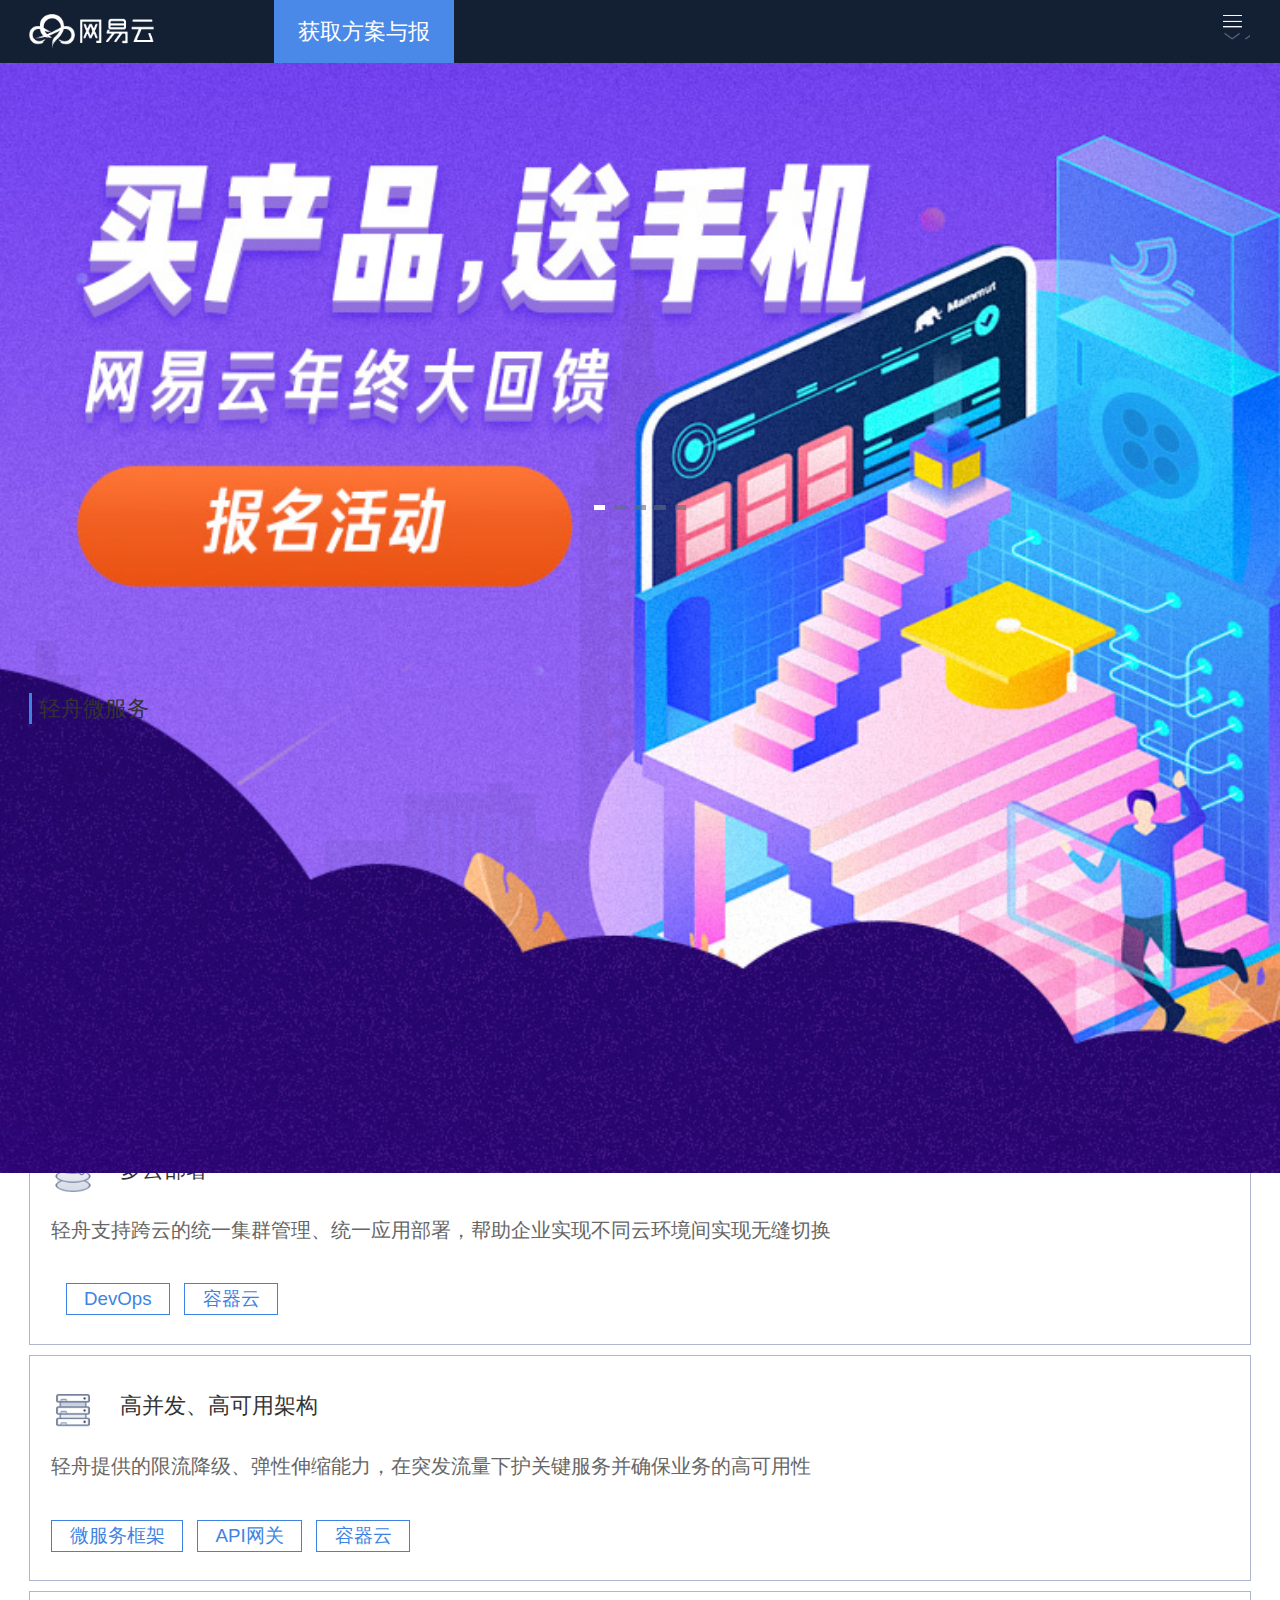
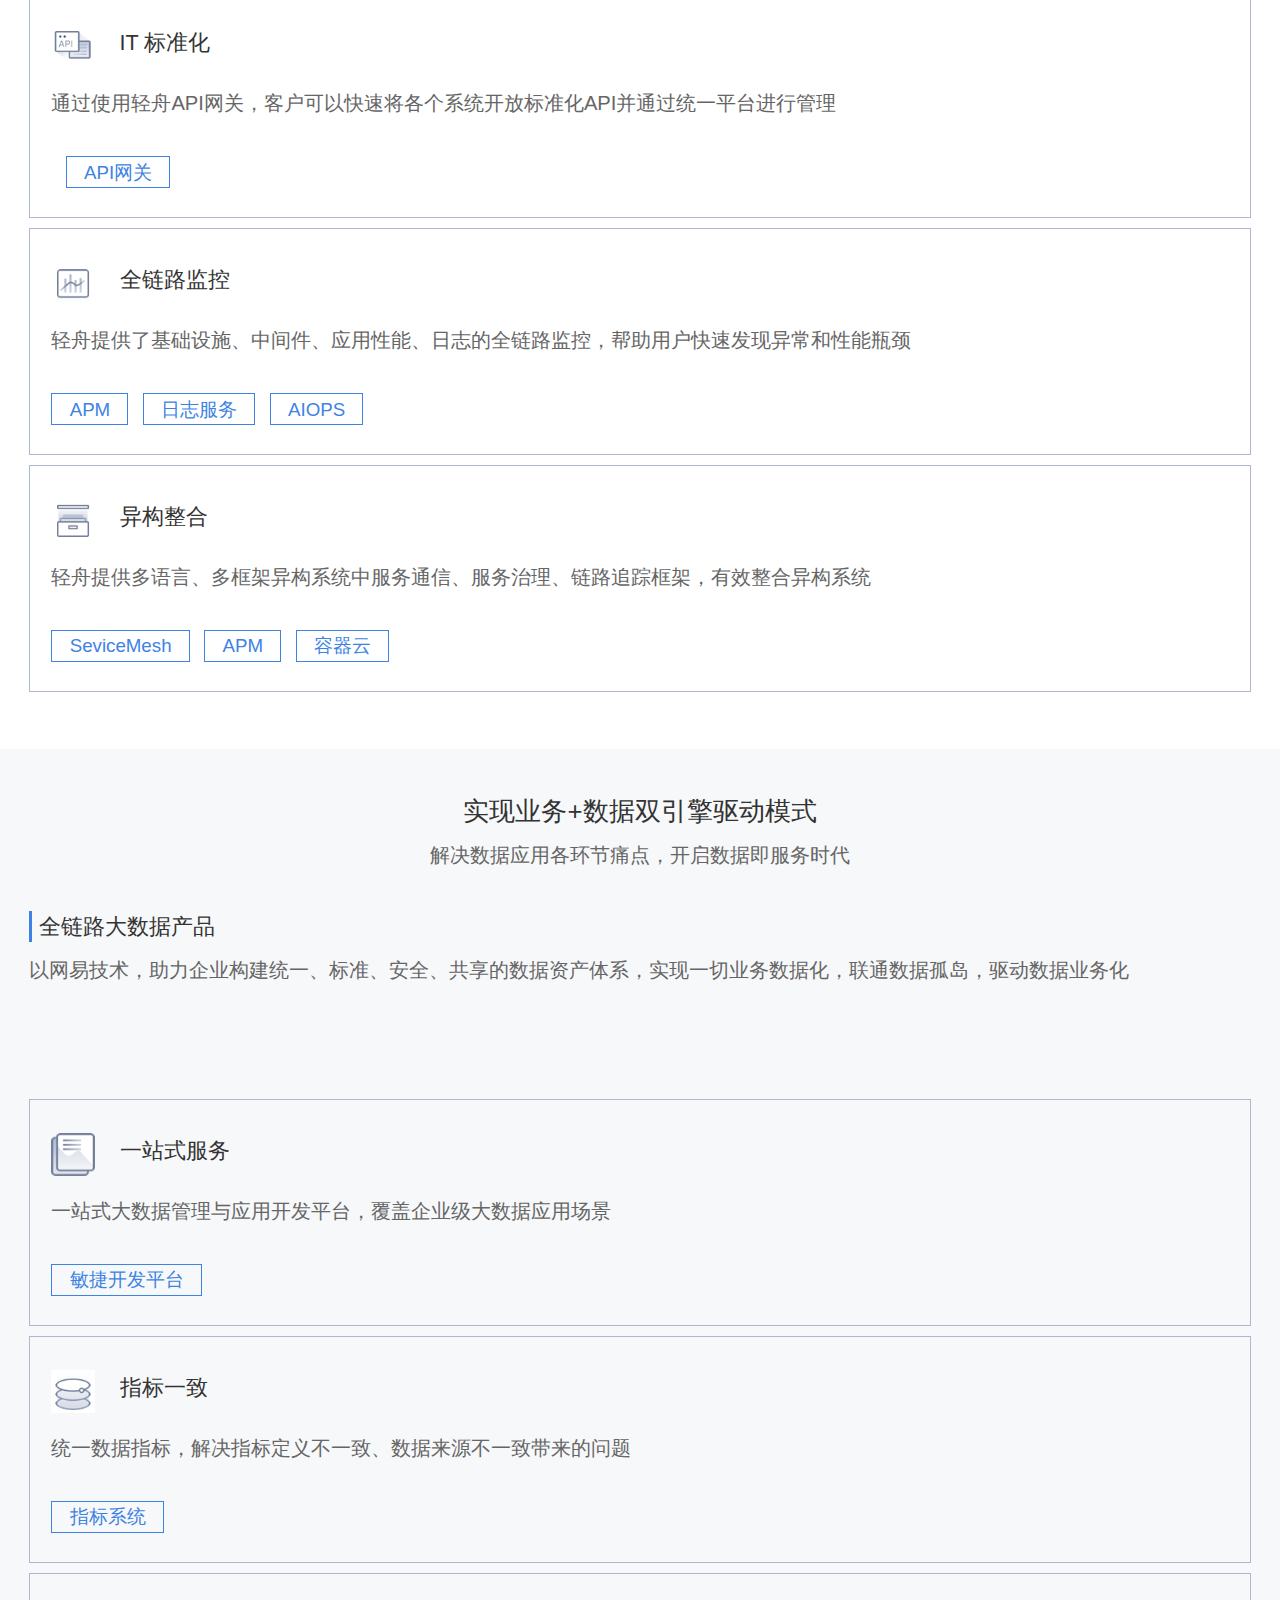
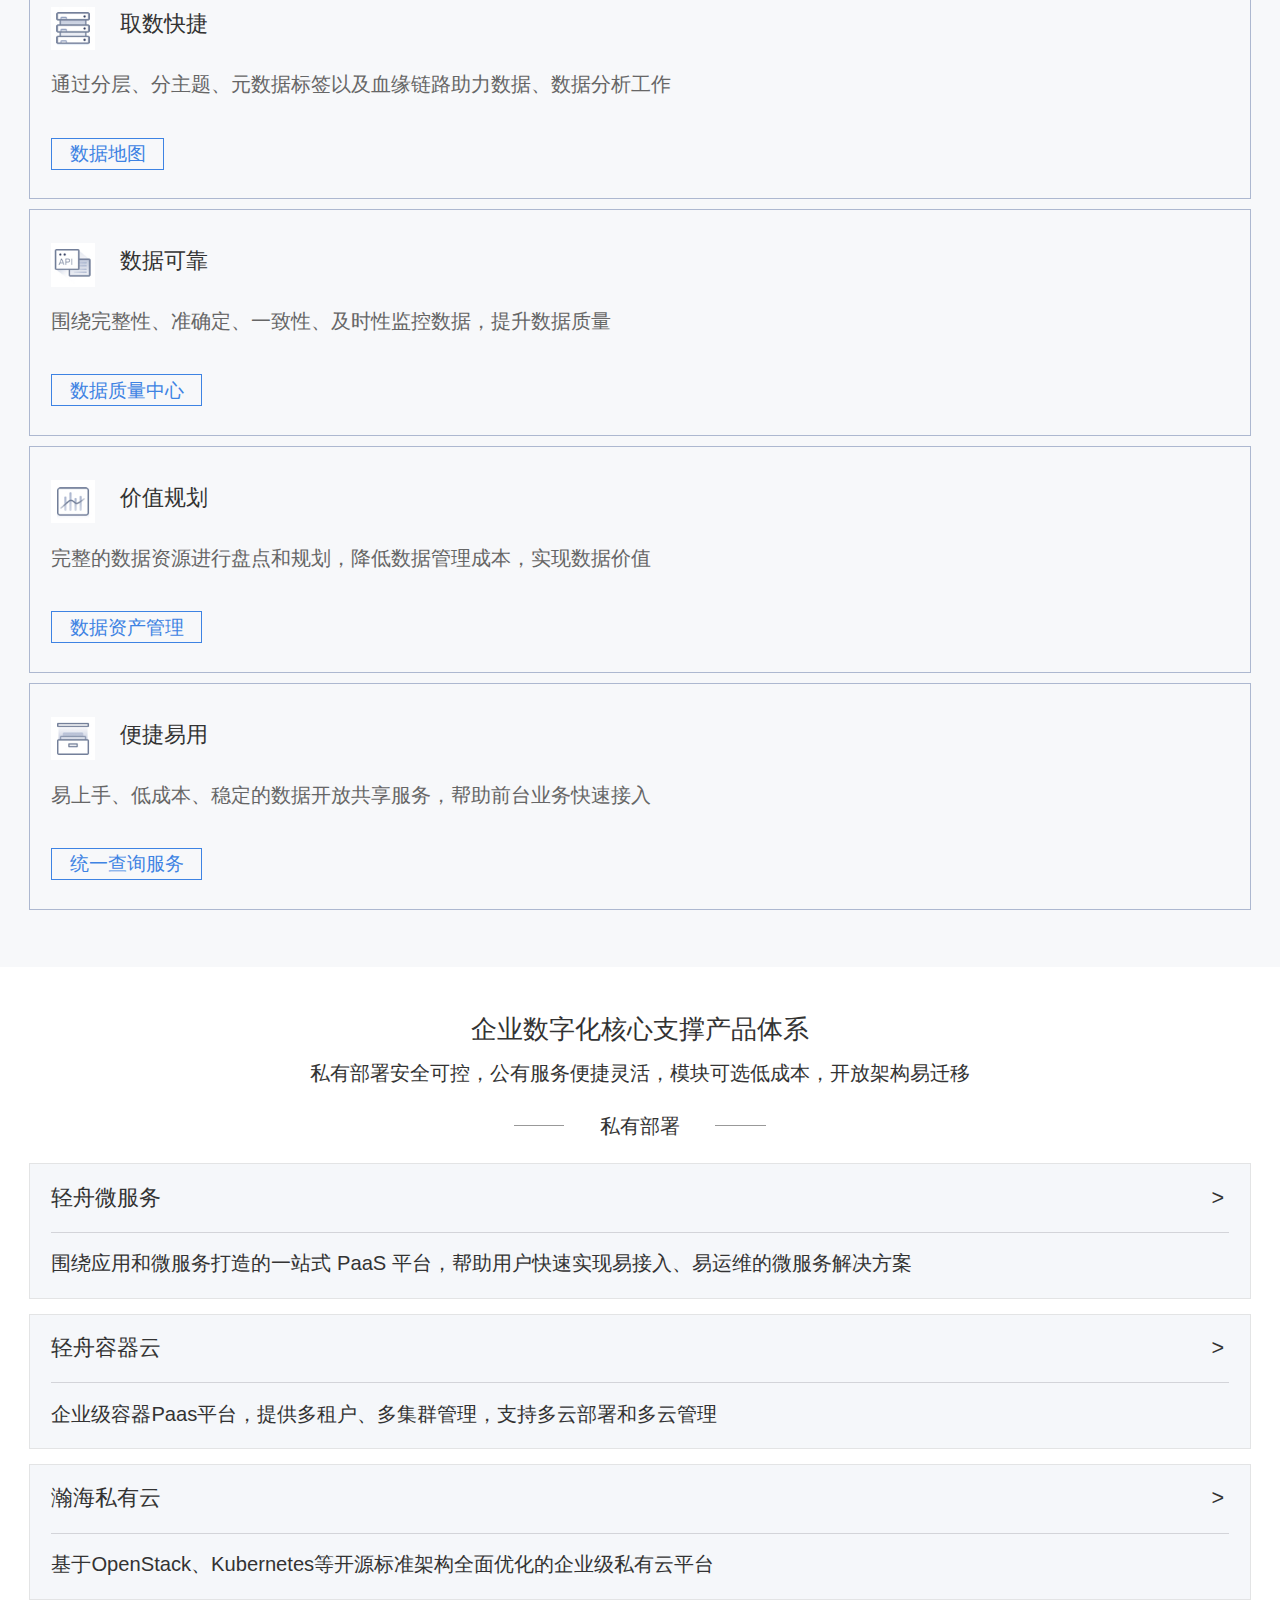
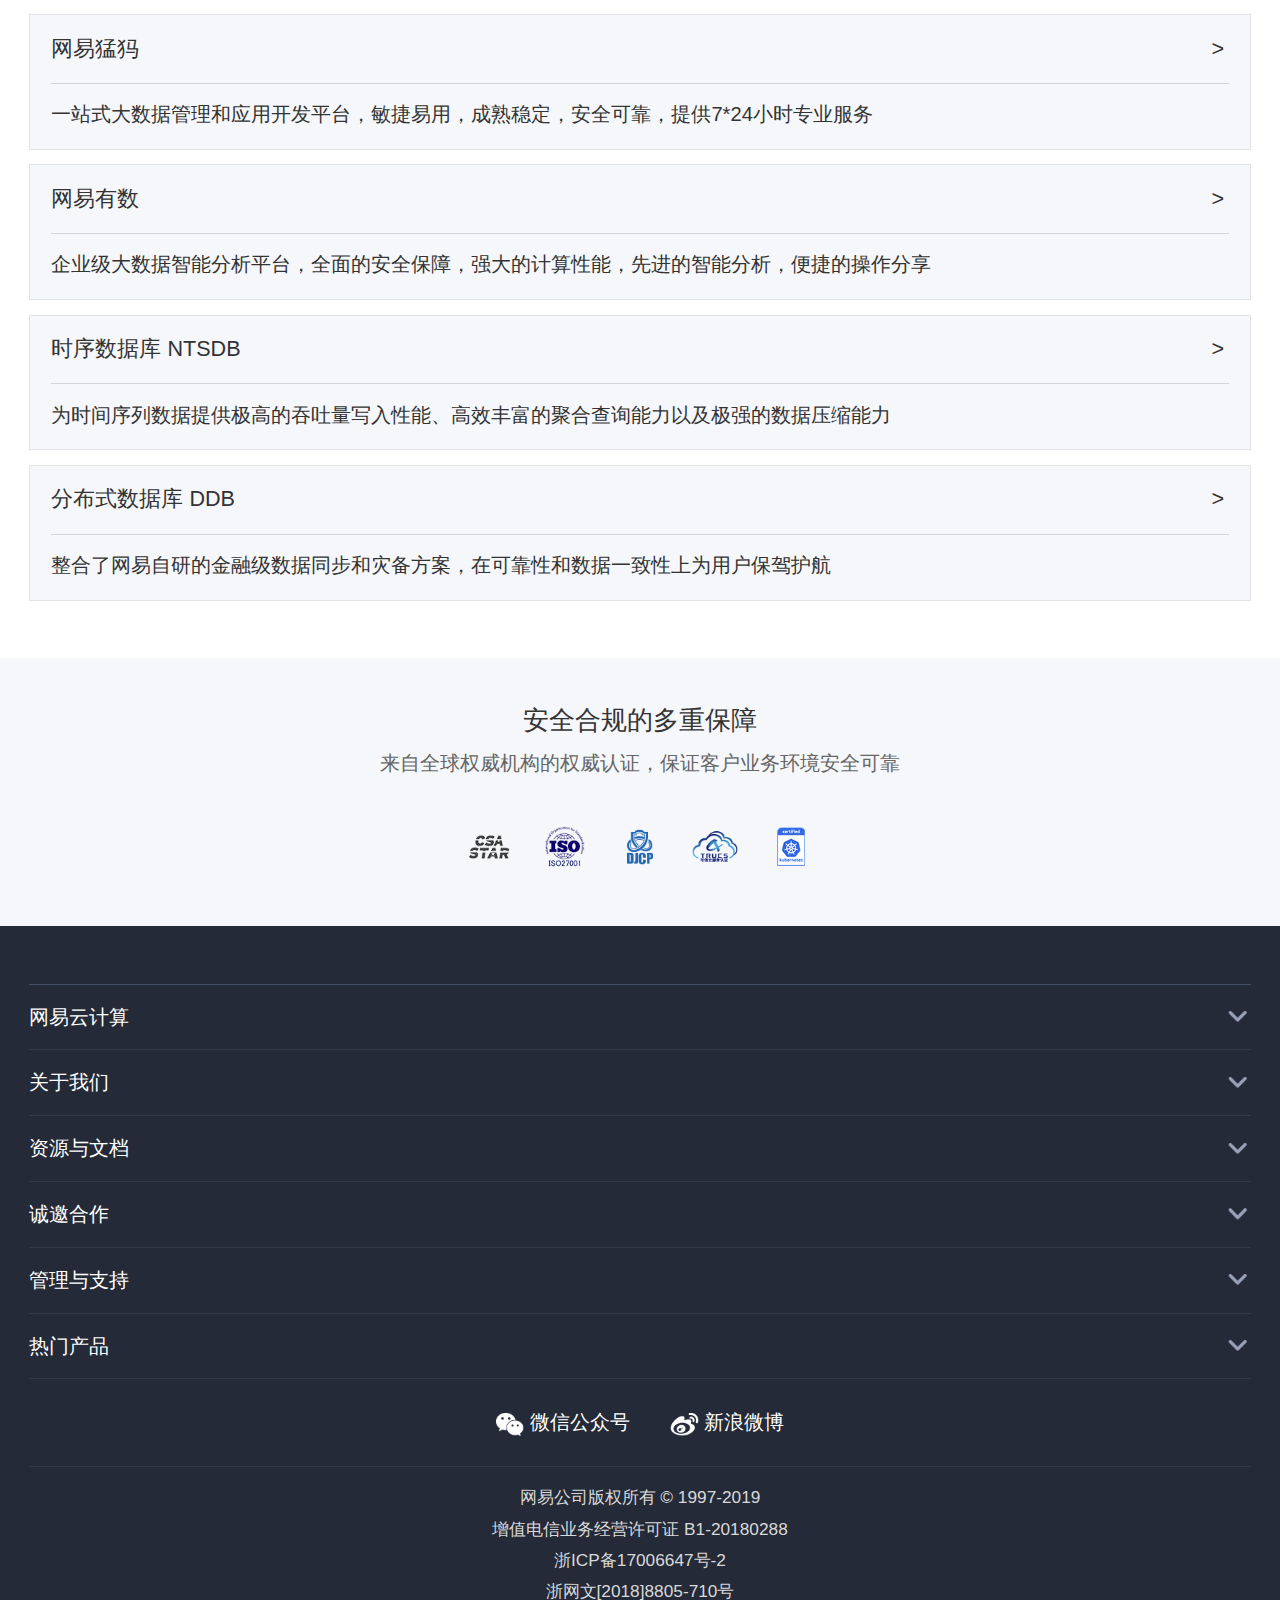
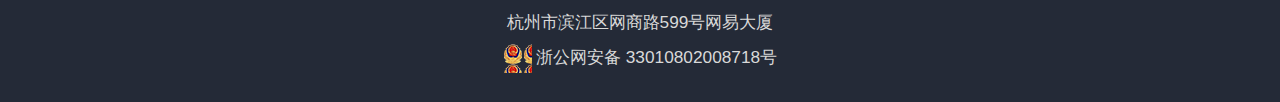
<file: m.163yun.com/index.html>
<!DOCTYPE html>
<html lang="en">

<head>
    <meta charset="UTF-8">
    <meta name="viewport" content="width=device-width, initial-scale=1.0">
    <meta http-equiv="X-UA-Compatible" content="ie=edge">
    <title>Document</title>
    <script src="./js/flexible_css.debug.js"></script>
    <script src="./js/flexible.debug.js"></script>
    <link rel="stylesheet" href="./lib/normalize.css">
    <link rel="stylesheet" href="./css/index.css">
</head>

<body>
    <!-- 1.顶部导航 -->
    <div class="topnav">
        <div class="topnav-left">
            <!-- 1.1顶部导航左边logo -->
            <div class="topnav-left-logo">
                <img src="./image/logo.png" alt="">
            </div>
            <!-- 1.2顶部导航中间but -->
            <div class="topnav-center">
                <a href="javascript:;">获取方案与报价</a>
            </div>
        </div>
        <!-- 1.3顶部导航右边图片 -->
        <div class="topnav-right">
            <span class="topnav-right-icon">
                <i class="topnav-right-iconfont"></i>
            </span>
        </div>
    </div>
    <!-- 2.轮播图 -->
    <div class="cartoon">
        <!-- 2.1轮播图图片 -->
        <div class="cartoon-img">
            <a href="javascript:;">
                <img src="./image/lunbotu.jpeg" alt="">
            </a>
        </div>
        <!-- 2.2轮播图下面的按钮 -->
        <div class="cartoon-bottom-but">
            <span class="cartoon-bottom-but-items"></span>
            <span class="cartoon-bottom-but-items"></span>
            <span class="cartoon-bottom-but-items"></span>
            <span class="cartoon-bottom-but-items"></span>
            <span class="cartoon-bottom-but-items"></span>
        </div>
    </div>
    <!-- 2.打造数字化转型基石 -->
    <div class="digitalize">
        <!-- 2.1内容 -->
        <div class="digitalize-content">
            <!-- 2.1.1内容标题 -->
            <div class="digitalize-content-title">
                <h2>打造数字化转型基石</h2>
                <p>提供全栈微服务能力，构建高效稳定的在线业务</p>
            </div>
            <!-- 2.1.2内容介绍标题 -->
            <div class="digitalize-content-introduce-title">
                <h3>轻舟微服务</h3>
                <p>覆盖开发、测试、构建、发布到上线运行、治理、运维以及故障排查，源自网易内部的大规模互联网业务实践，经过金融、制造、物流等行业客户的生产环境验证</p>
            </div>
            <!-- 2.1.3内容介绍 -->
            <div class="digitalize-content-introduce">
                <div class="digitalize-content-introduce-content">
                    <div class="digitalize-content-introduce-items">
                        <div class="digitalize-content-introduce-items-img">
                            <img src="./image/qingzhou-1.png" alt="">
                        </div>
                        <h3>快速迭代</h3>
                        <p>轻舟容器云和DevOps平台打通研发、测试、部署环节，提高开发效率，缩短发布周期</p>
                        <div class="introduce-items-but">DevOps</div>
                        <div class="introduce-items-but">容器云</div>
                    </div>
                    <div class="digitalize-content-introduce-items">
                        <div class="digitalize-content-introduce-items-img">
                            <img src="./image/qingzhou-2.jpeg" alt="">
                        </div>
                        <h3>多云部署</h3>
                        <p>轻舟支持跨云的统一集群管理、统一应用部署，帮助企业实现不同云环境间实现无缝切换</p>
                        <div class="introduce-items-but">DevOps</div>
                        <div class="introduce-items-but">容器云</div>

                    </div>
                    <div class="digitalize-content-introduce-items">
                        <div class="digitalize-content-introduce-items-img">
                            <img src="./image/qingzhou-3.jpeg" alt="">
                        </div>
                        <h3>高并发、高可用架构</h3>
                        <p>轻舟提供的限流降级、弹性伸缩能力，在突发流量下护关键服务并确保业务的高可用性</p>
                        <div class="introduce-items-but">微服务框架</div>
                        <div class="introduce-items-but">API网关</div>
                        <div class="introduce-items-but">容器云</div>
                    </div>
                    <div class="digitalize-content-introduce-items">
                        <div class="digitalize-content-introduce-items-img">
                            <img src="./image/qingzhou-4.jpeg" alt="">
                        </div>
                        <h3>IT 标准化</h3>
                        <p>通过使用轻舟API网关，客户可以快速将各个系统开放标准化API并通过统一平台进行管理</p>
                        <div class="introduce-items-but">API网关</div>
                    </div>
                    <div class="digitalize-content-introduce-items">
                        <div class="digitalize-content-introduce-items-img">
                            <img src="./image/qingzhou-5.jpeg" alt="">
                        </div>
                        <h3>全链路监控</h3>
                        <p>轻舟提供了基础设施、中间件、应用性能、日志的全链路监控，帮助用户快速发现异常和性能瓶颈</p>
                        <div class="introduce-items-but">APM</div>
                        <div class="introduce-items-but">日志服务</div>
                        <div class="introduce-items-but">AIOPS</div>
                    </div>
                    <div class="digitalize-content-introduce-items">
                        <div class="digitalize-content-introduce-items-img">
                            <img src="./image/qingzhou-6.jpeg" alt="">
                        </div>
                        <h3>异构整合</h3>
                        <p>轻舟提供多语言、多框架异构系统中服务通信、服务治理、链路追踪框架，有效整合异构系统</p>
                        <div class="introduce-items-but">SeviceMesh</div>
                        <div class="introduce-items-but">APM</div>
                        <div class="introduce-items-but">容器云</div>
                    </div>
                </div>
            </div>
        </div>
    </div>
    <!-- 3.打造数字化转型基石 -->
    <div class="drive">
        <!-- 3.1内容 -->
        <div class="drive-content">
            <!-- 3.1.1内容标题 -->
            <div class="drive-content-title">
                <h2>实现业务+数据双引擎驱动模式</h2>
                <p>解决数据应用各环节痛点，开启数据即服务时代</p>
            </div>
            <!-- 3.1.2内容介绍标题 -->
            <div class="drive-content-introduce-title">
                <h3>全链路大数据产品</h3>
                <p>以网易技术，助力企业构建统一、标准、安全、共享的数据资产体系，实现一切业务数据化，联通数据孤岛，驱动数据业务化</p>
            </div>
            <!-- 3.1.3内容介绍 -->
            <div class="drive-content-introduce">
                <div class="drive-content-introduce-content">
                    <div class="drive-content-introduce-items">
                        <div class="drive-content-introduce-items-img">
                            <img src="./image/qingzhou-1.png" alt="">
                        </div>
                        <h3>一站式服务</h3>
                        <p>一站式大数据管理与应用开发平台，覆盖企业级大数据应用场景</p>
                        <div class="introduce-items-but">敏捷开发平台</div>
                    </div>
                    <div class="drive-content-introduce-items">
                        <div class="drive-content-introduce-items-img">
                            <img src="./image/qingzhou-2.jpeg" alt="">
                        </div>
                        <h3>指标一致</h3>
                        <p>统一数据指标，解决指标定义不一致、数据来源不一致带来的问题</p>
                        <div class="introduce-items-but">指标系统</div>

                    </div>
                    <div class="drive-content-introduce-items">
                        <div class="drive-content-introduce-items-img">
                            <img src="./image/qingzhou-3.jpeg" alt="">
                        </div>
                        <h3>取数快捷</h3>
                        <p>通过分层、分主题、元数据标签以及血缘链路助力数据、数据分析工作</p>
                        <div class="introduce-items-but">数据地图</div>
                    </div>
                    <div class="drive-content-introduce-items">
                        <div class="drive-content-introduce-items-img">
                            <img src="./image/qingzhou-4.jpeg" alt="">
                        </div>
                        <h3>数据可靠</h3>
                        <p>围绕完整性、准确定、一致性、及时性监控数据，提升数据质量</p>
                        <div class="introduce-items-but">数据质量中心</div>
                    </div>
                    <div class="drive-content-introduce-items">
                        <div class="drive-content-introduce-items-img">
                            <img src="./image/qingzhou-5.jpeg" alt="">
                        </div>
                        <h3>价值规划</h3>
                        <p>完整的数据资源进行盘点和规划，降低数据管理成本，实现数据价值</p>
                        <div class="introduce-items-but">数据资产管理</div>
                    </div>
                    <div class="drive-content-introduce-items">
                        <div class="drive-content-introduce-items-img">
                            <img src="./image/qingzhou-6.jpeg" alt="">
                        </div>
                        <h3>便捷易用</h3>
                        <p>易上手、低成本、稳定的数据开放共享服务，帮助前台业务快速接入</p>
                        <div class="introduce-items-but">统一查询服务</div>
                    </div>
                </div>
            </div>
        </div>
    </div>
    <!-- 4.企业数字化核心支撑产品体系 -->
    <div class="core">
        <!-- 4.1企业数字化核心支撑产品体系内容 -->
        <div class="core-content">
            <!-- 4.1.1企业数字化核心支撑产品体系内容标题 -->
            <div class="core-content-title">
                <h3>企业数字化核心支撑产品体系</h3>
                <p>私有部署安全可控，公有服务便捷灵活，模块可选低成本，开放架构易迁移</p>
                <div class="private">私有部署</div>
            </div>
            <!-- 4.1.2企业数字化核心支撑产品体系内容介绍 -->
            <div class="core-content-introduce">
                <div class="introduce-items" id="">
                    <h3>轻舟微服务<i class="items-iconfont">></i></h3>
                    <p>围绕应用和微服务打造的一站式 PaaS 平台，帮助用户快速实现易接入、易运维的微服务解决方案</p>
                </div>
                <div class="introduce-items">
                    <h3>轻舟容器云<i class="items-iconfont">></i></h3>
                    <p>企业级容器Paas平台，提供多租户、多集群管理，支持多云部署和多云管理</p>
                </div>
                <div class="introduce-items">
                    <h3>瀚海私有云<i class="items-iconfont">></i></h3>
                    <p>基于OpenStack、Kubernetes等开源标准架构全面优化的企业级私有云平台</p>
                </div>
                <div class="introduce-items">
                    <h3>网易猛犸<i class="items-iconfont">></i></h3>
                    <p>一站式大数据管理和应用开发平台，敏捷易用，成熟稳定，安全可靠，提供7*24小时专业服务</p>
                </div>
                <div class="introduce-items">
                    <h3>网易有数<i class="items-iconfont">></i></h3>
                    <p>企业级大数据智能分析平台，全面的安全保障，强大的计算性能，先进的智能分析，便捷的操作分享</p>
                </div>
                <div class="introduce-items">
                    <h3>时序数据库 NTSDB<i class="items-iconfont">></i></h3>
                    <p>为时间序列数据提供极高的吞吐量写入性能、高效丰富的聚合查询能力以及极强的数据压缩能力</p>
                </div>
                <div class="introduce-items">
                    <h3>分布式数据库 DDB<i class="items-iconfont">></i></h3>
                    <p>整合了网易自研的金融级数据同步和灾备方案，在可靠性和数据一致性上为用户保驾护航</p>
                </div>
                <a href="./mammoth.html" target="blank" class="mammoth"></a>
                <a href="./data.html" class="data" target="blank"></a>
                <a href="./activity.html" class="activity" target="blank"></a>
                <a href="./vocational-work.html" class="vocational-work" target="blank"></a>
            </div>
        </div>
    </div>
    <!-- 5.安全合规的多重保障 -->
    <div class="ensure">
        <!-- 5.1保障内容 -->
        <div class="ensure-content">
            <!-- 5.1.1保障内容标题 -->
            <div class="ensure-content-title">
                <h3>安全合规的多重保障</h3>
                <p>来自全球权威机构的权威认证，保证客户业务环境安全可靠</p>
            </div>
            <!-- 5.1.2商家标签 -->
            <div class="ensure-content-seller">
                <a href="javascript:;">
                    <img src="./image/ensure-1.png" alt="">
                </a>
                <a href="javascript:;">
                    <img src="./image/ensure-2.png" alt="">
                </a>
                <a href="javascript:;">
                    <img src="./image/ensure-3.png" alt="">
                </a>
                <a href="javascript:;">
                    <img src="./image/ensure-4.png" alt="">
                </a>
                <a href="javascript:;">
                    <img src="./image/ensure-5.png" alt="">
                </a>
            </div>
        </div>
    </div>
    <!-- 6.底部导航 -->
    <div class="bottomnav">
        <!-- 6.1底部导航内容 -->
        <div class="bottomnav-content">
            <!-- 6.1.1底部导航内容概览 -->
            <div class="bottom-content-overview">
                <div class="bottomnav-items">
                    <h3>网易云计算<i class="bottom-items-iconfont"></i></h3>
                </div>
                <div class="bottomnav-items">
                    <h3>关于我们<i class="bottom-items-iconfont"></i></h3>
                </div>
                <div class="bottomnav-items">
                    <h3>资源与文档<i class="bottom-items-iconfont"></i></h3>
                </div>
                <div class="bottomnav-items">
                    <h3>诚邀合作<i class="bottom-items-iconfont"></i></h3>
                </div>
                <div class="bottomnav-items">
                    <h3>管理与支持<i class="bottom-items-iconfont"></i></h3>
                </div>
                <div class="bottomnav-items">
                    <h3>热门产品<i class="bottom-items-iconfont"></i></h3>
                </div>
                <div class="bottomnav-items-weixin">
                    <a href="javascript:;">
                        <i></i>
                        <span>微信公众号</span>
                    </a>
                    <a href="javascript:;">
                        <i></i>
                        <span>新浪微博</span>
                    </a>
                </div>
            </div>
        </div>
    </div>
    <!-- 7.版权 -->
    <div class="copyright">
        <div class="copyright-content">
            <p>网易公司版权所有 &copy; 1997-2019</p>
            <p>增值电信业务经营许可证 B1-20180288</p>
            <p>浙ICP备17006647号-2</p>
            <p>浙网文[2018]8805-710号</p>
            <p>杭州市滨江区网商路599号网易大厦</p>
            <p><i class="copyright-content-icon"></i>浙公网安备 33010802008718号</p>
        </div>
    </div>
</body>

</html>
</file>
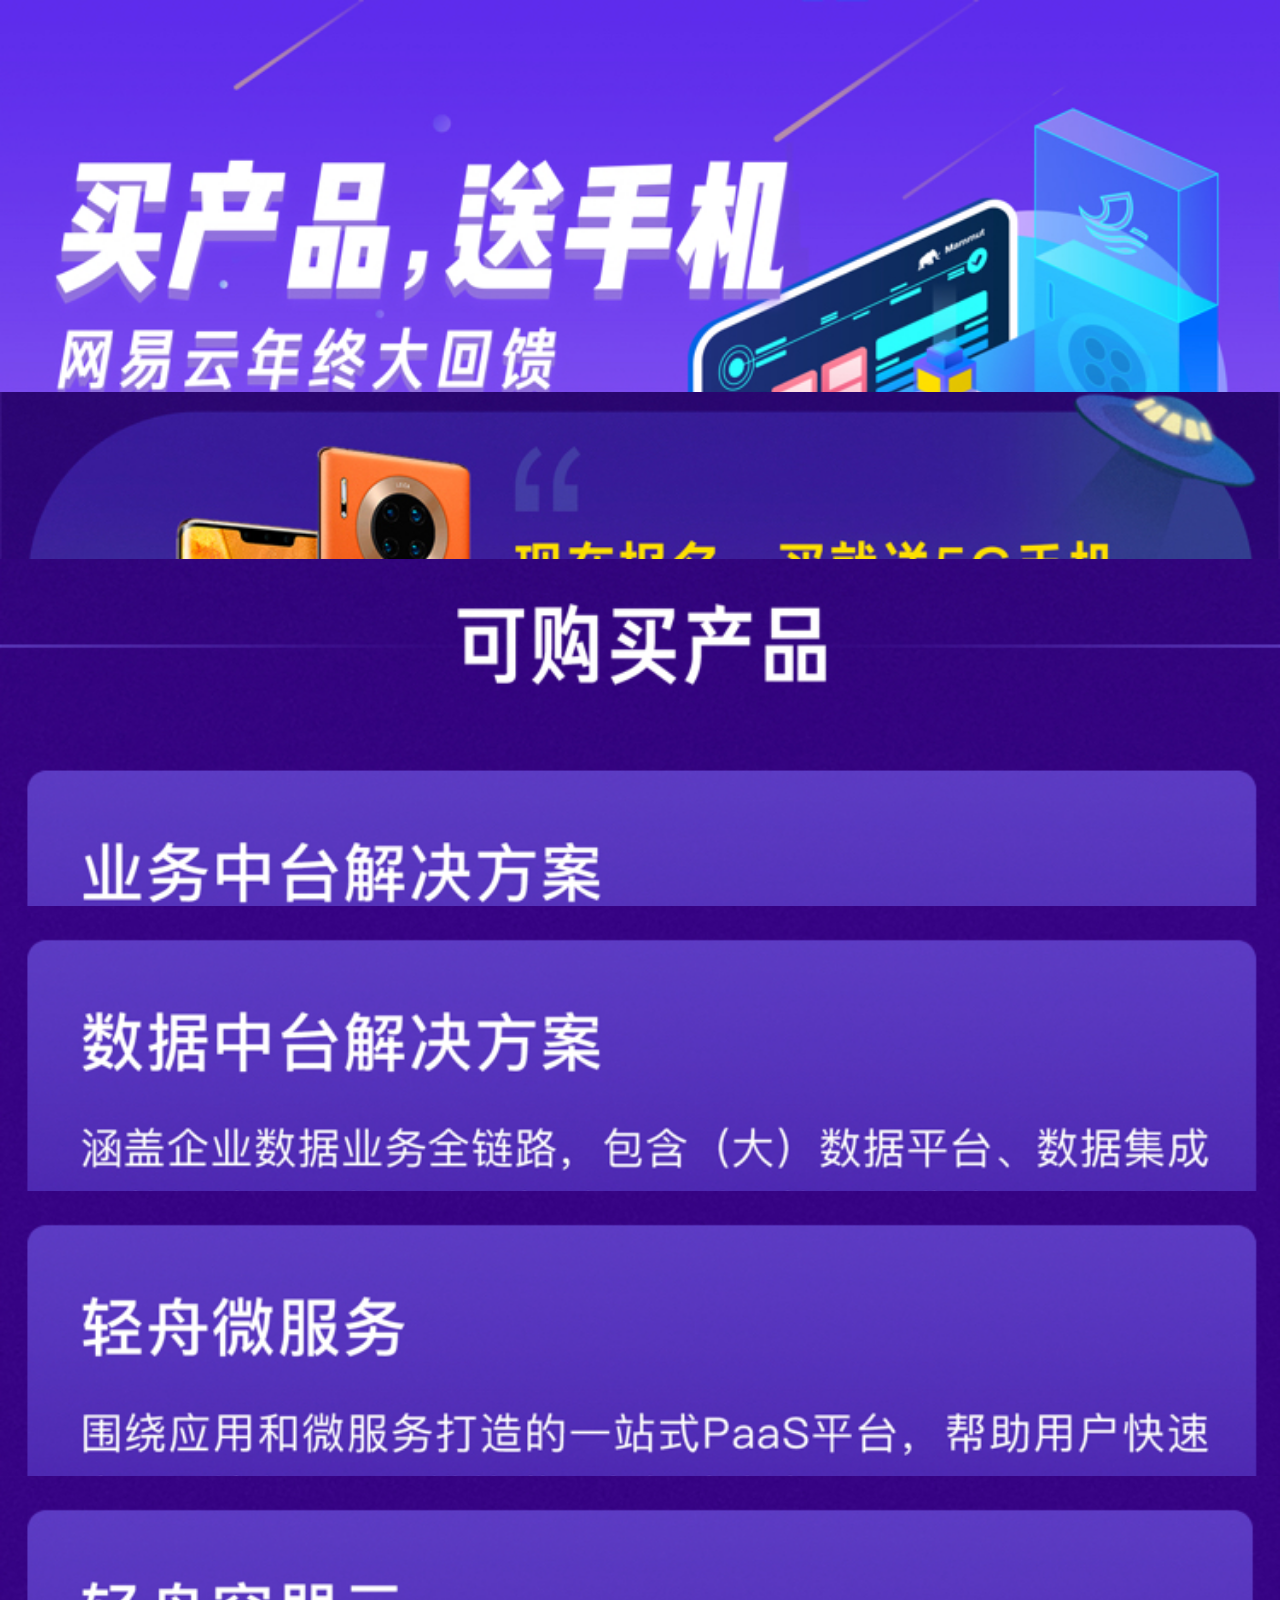
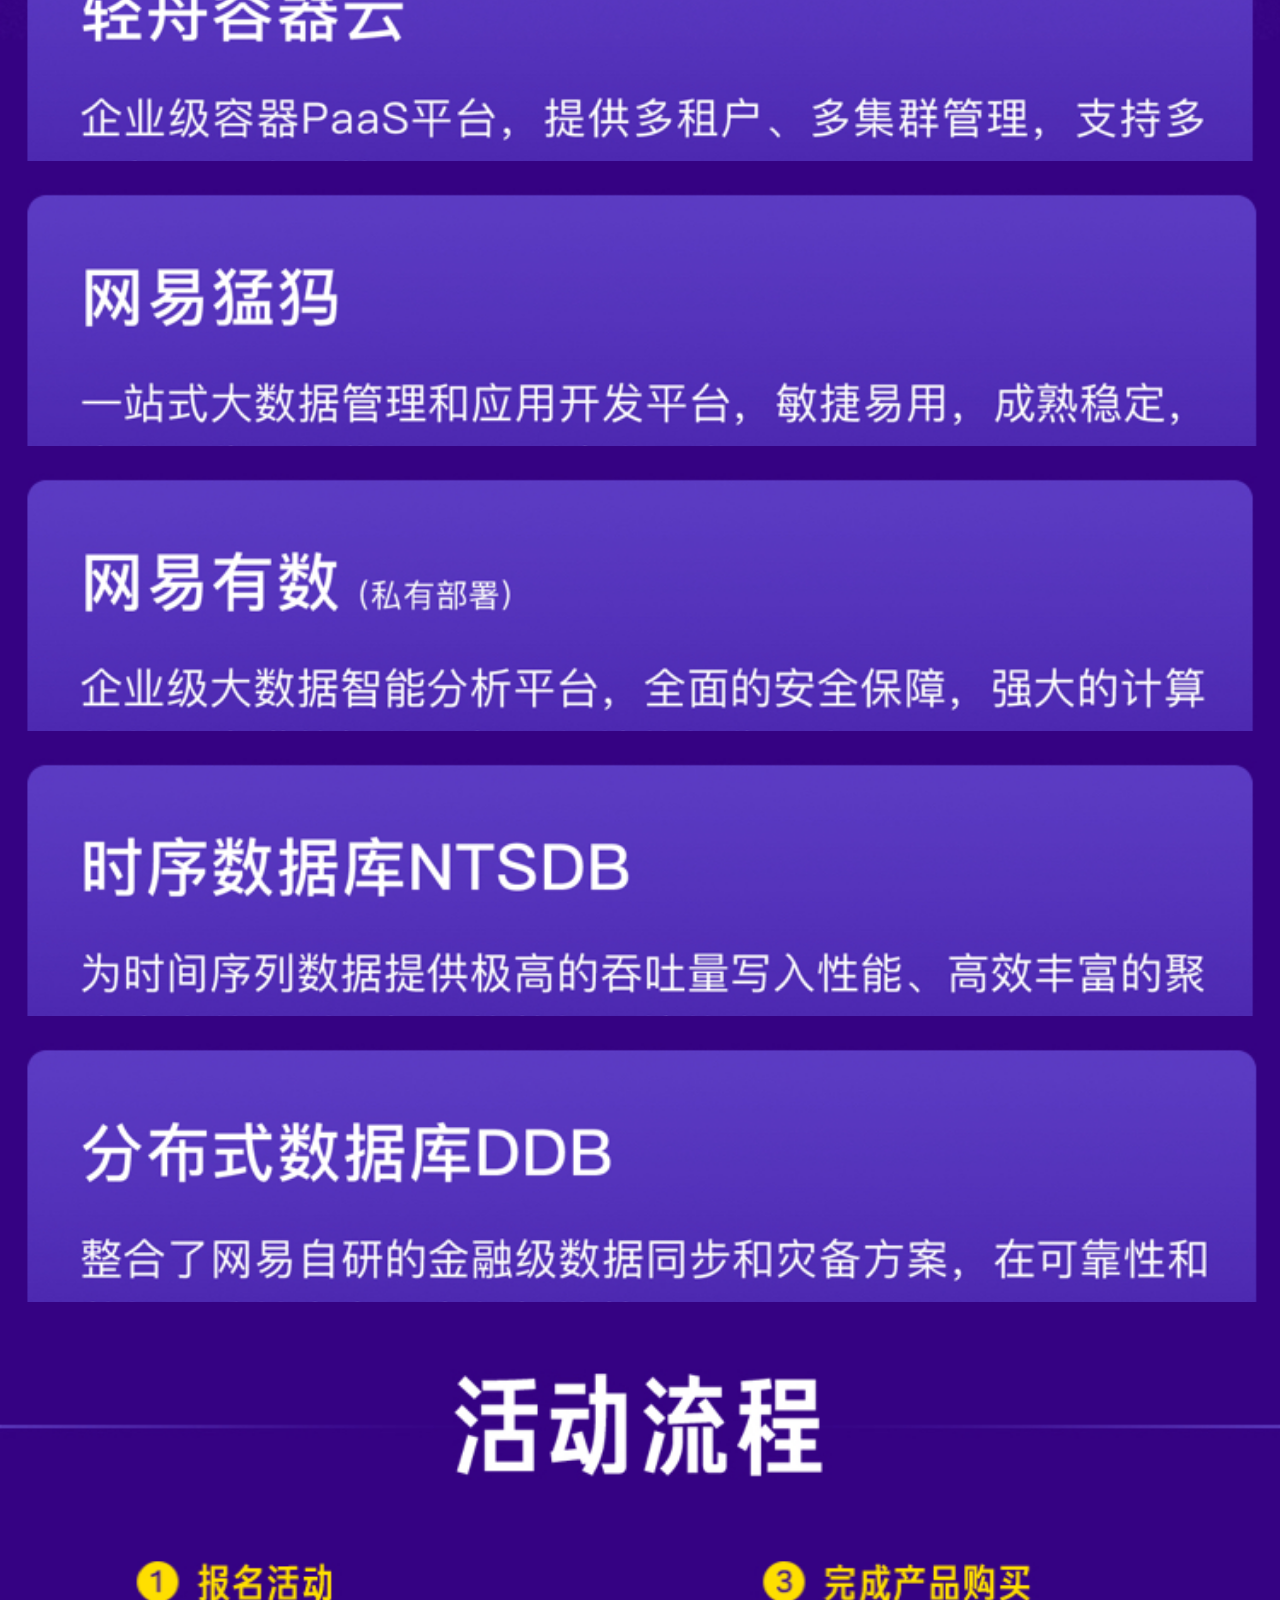
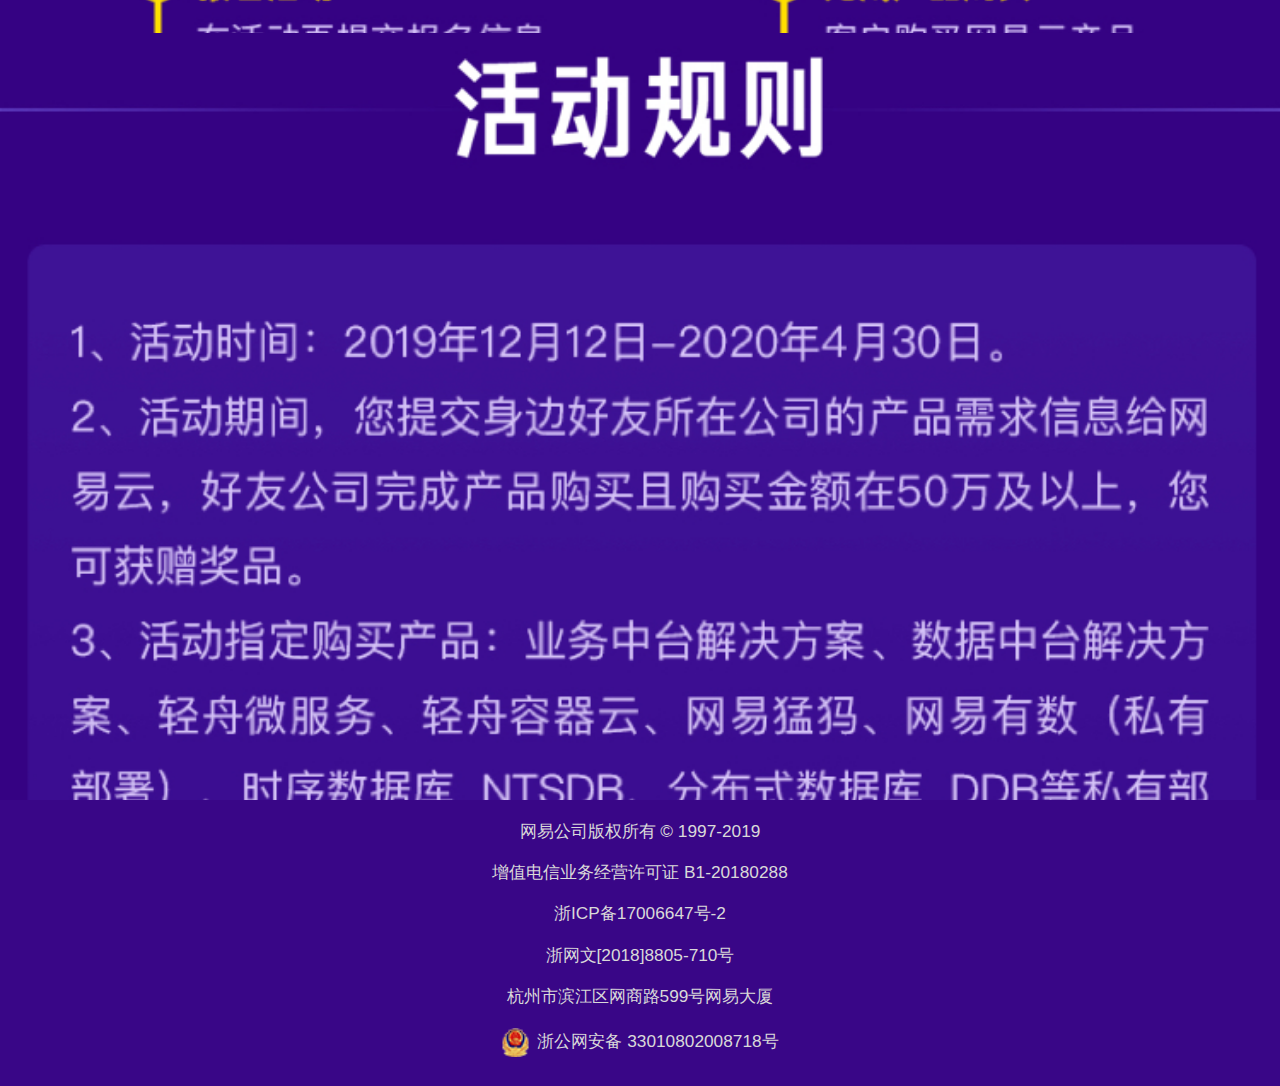
<file: m.163yun.com/activity.html>
<!DOCTYPE html>
<html lang="en">

<head>
    <meta charset="UTF-8">
    <meta name="viewport" content="width=device-width, initial-scale=1.0">
    <meta http-equiv="X-UA-Compatible" content="ie=edge">
    <title>Document</title>
    <script src="./js/flexible_css.debug.js"></script>
    <script src="./js/flexible.debug.js"></script>
    <link rel="stylesheet" href="./lib/normalize.css">
    <link rel="stylesheet" href="./css/activity.css">
</head>

<body>
    <div class="feedback">
        <div class="items-img-1"></div>
        <div class="items-img-2"></div>
        <div class="items-img-3"></div>
        <div class="items-img-4"></div>
        <div class="items-img-5"></div>
        <div class="items-img-6"></div>
        <div class="items-img-7"></div>
        <div class="items-img-8"></div>
        <div class="items-img-9"></div>
        <div class="items-img-10"></div>
        <div class="items-img-11"></div>
        <div class="items-img-12"></div>
        <div class="banquan">
            <p>网易公司版权所有 &copy; 1997-2019</p>
            <p>增值电信业务经营许可证 B1-20180288</p>
            <p>浙ICP备17006647号-2</p>
            <p>浙网文[2018]8805-710号</p>
            <p>杭州市滨江区网商路599号网易大厦</p>
            <p class="police"><i class="banquan-icon"><img src="./image/police.png" alt=""></i>浙公网安备 33010802008718号</p>

        </div>
    </div>
</body>

</html>
</file>
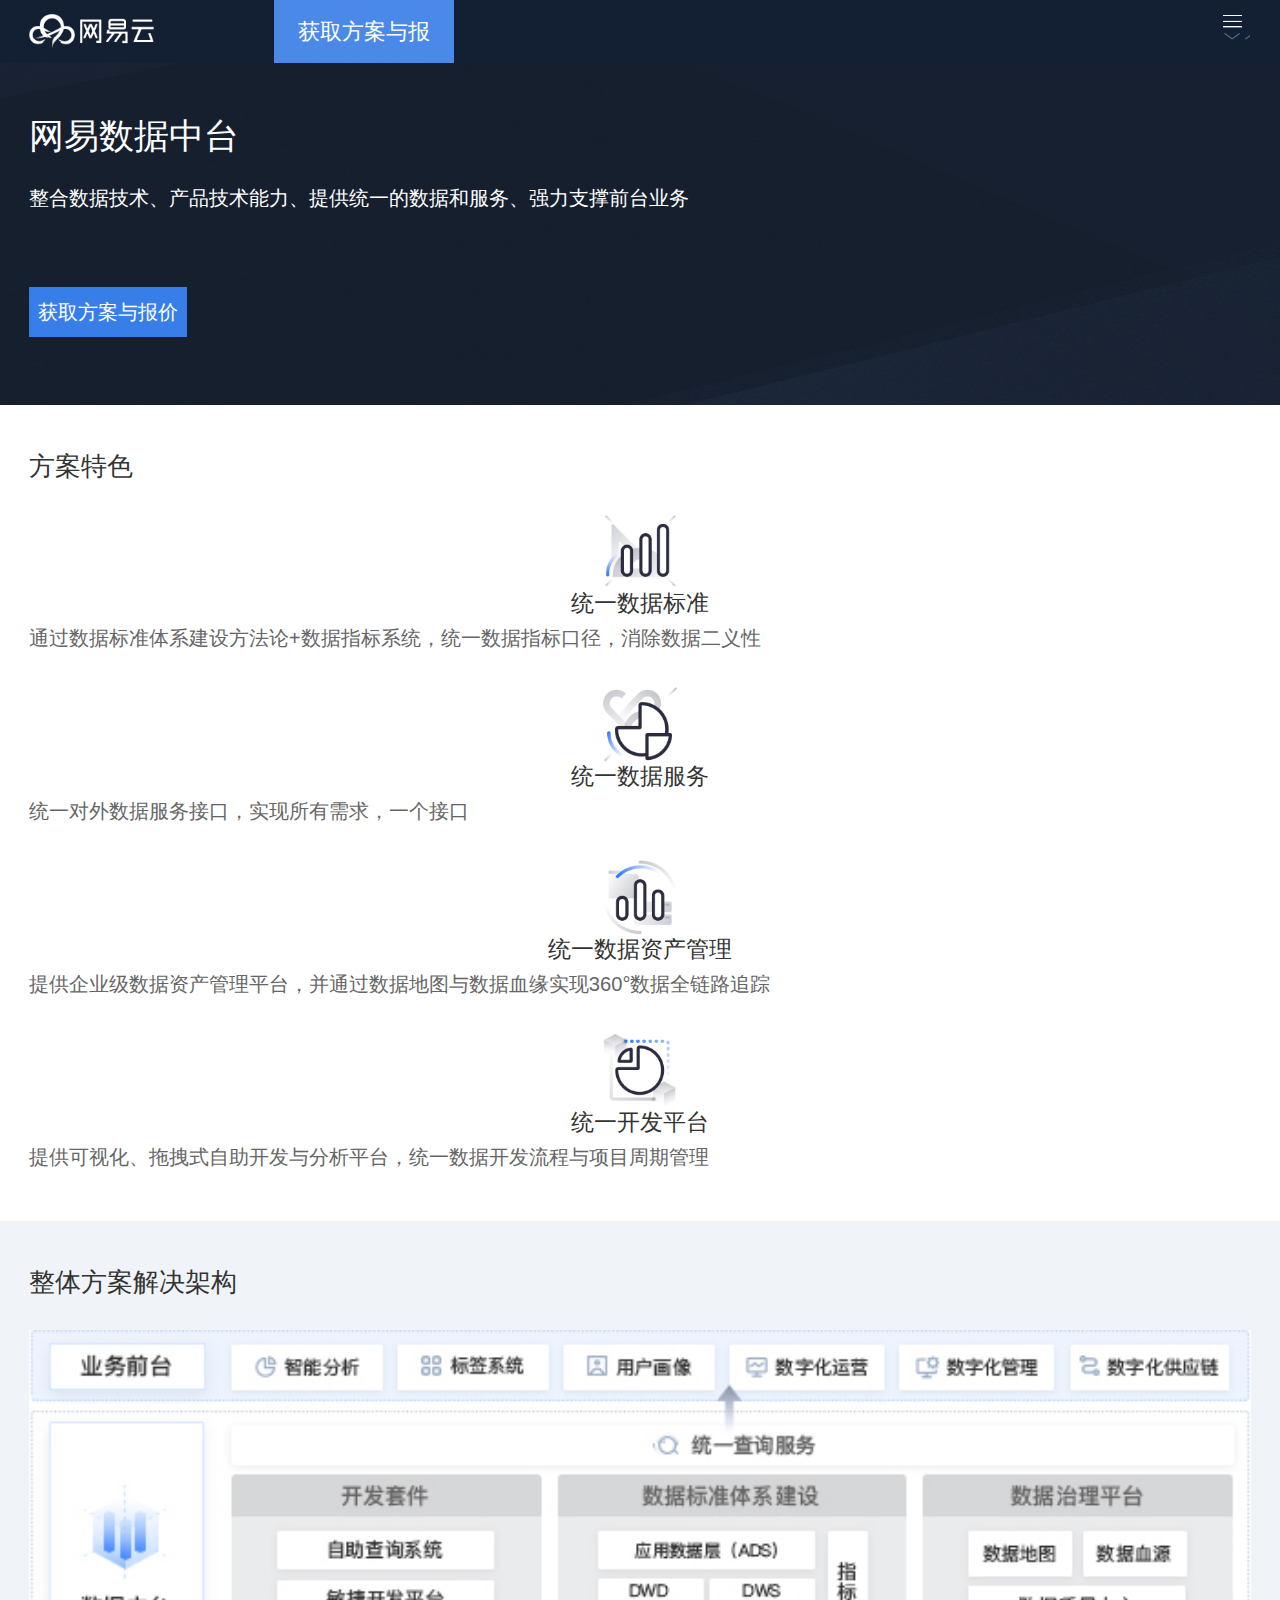
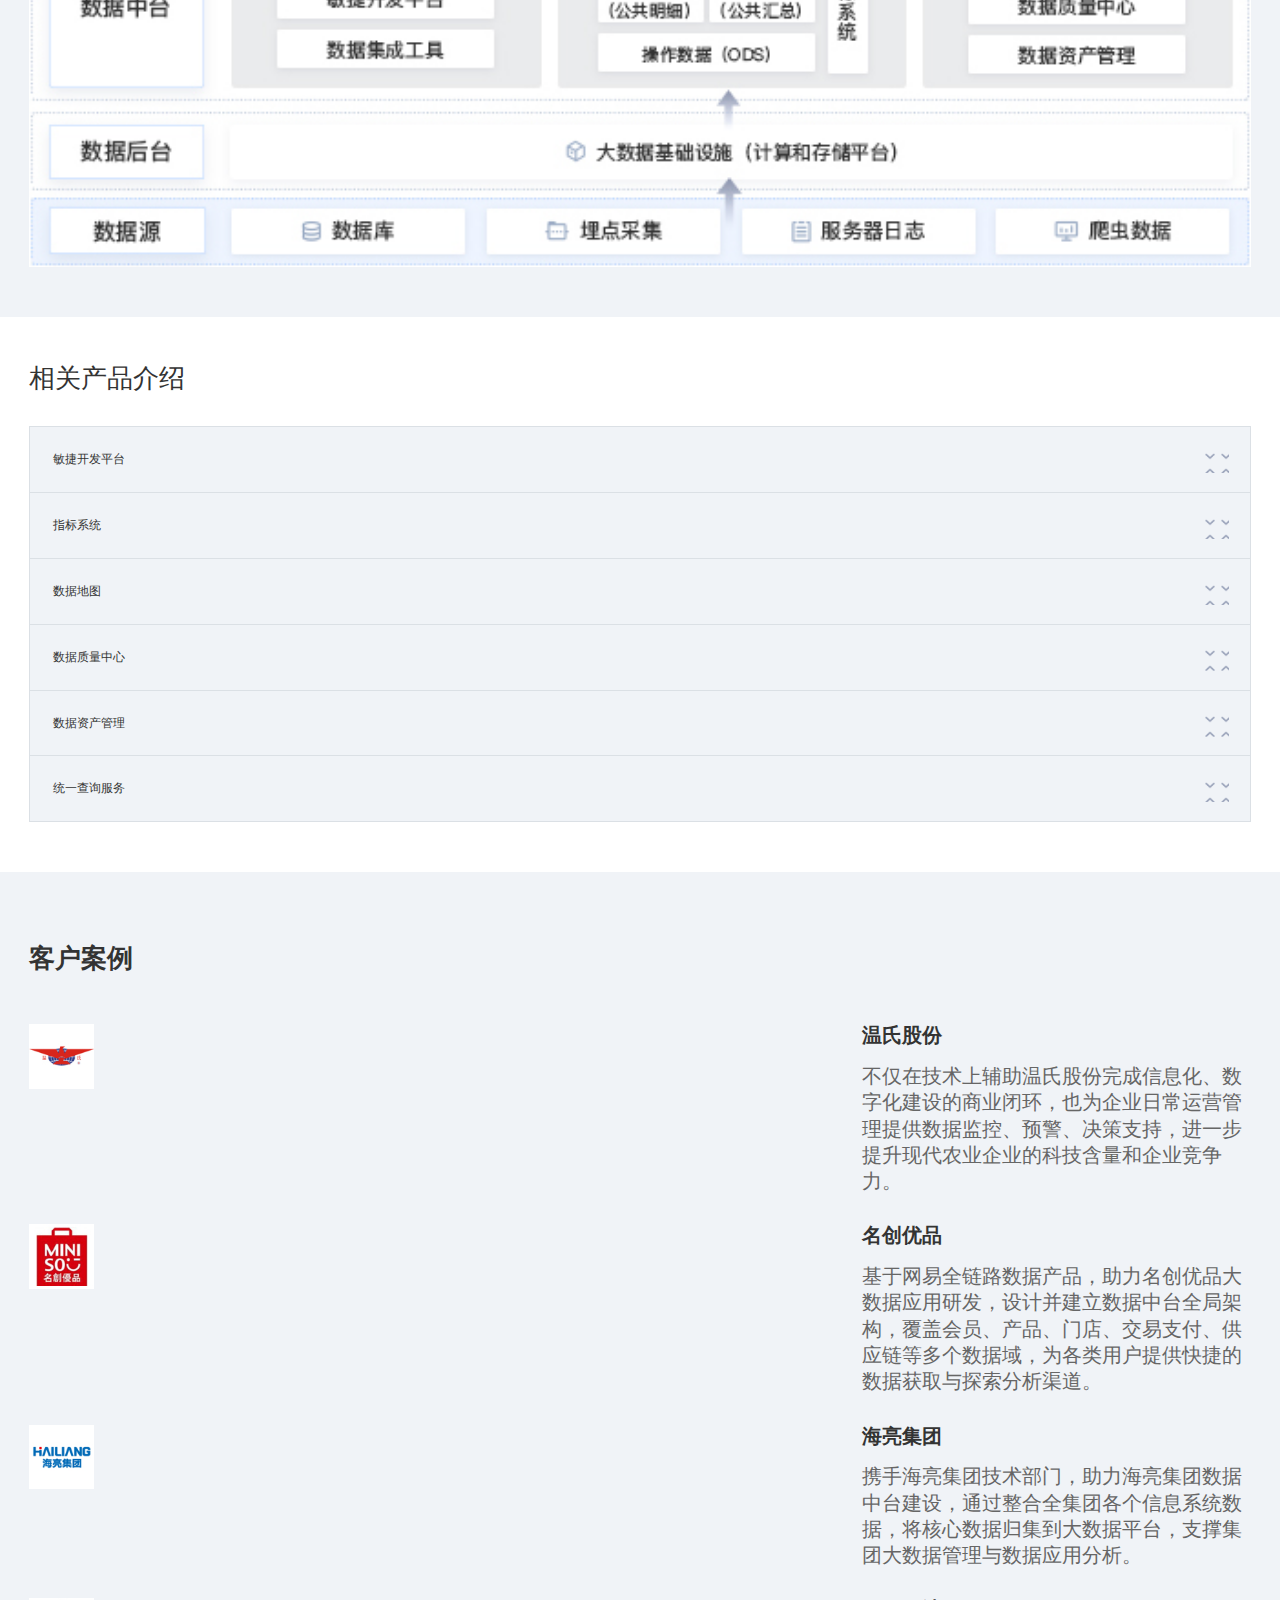
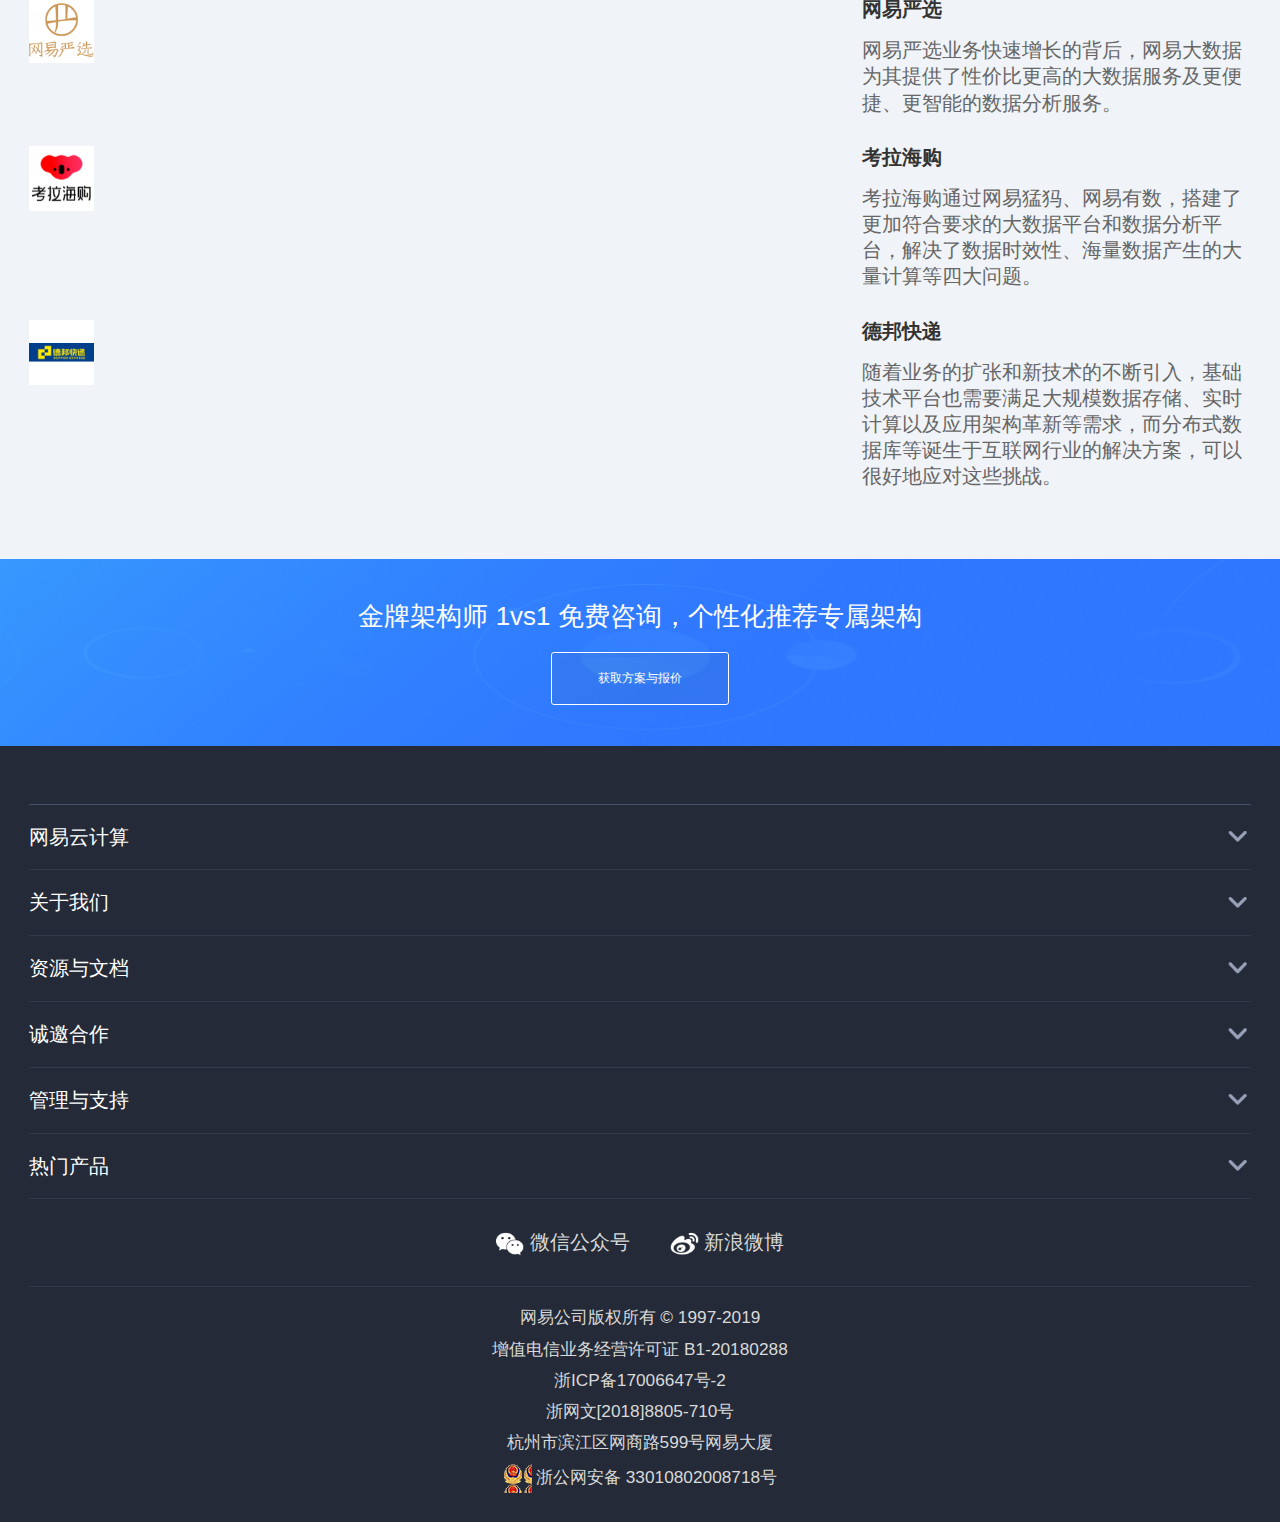
<file: m.163yun.com/data.html>
<!DOCTYPE html>
<html lang="en">

<head>
    <meta charset="UTF-8">
    <meta name="viewport" content="width=device-width, initial-scale=1.0">
    <meta http-equiv="X-UA-Compatible" content="ie=edge">
    <title>Document</title>
    <script src="./js/flexible_css.debug.js"></script>
    <script src="./js/flexible.debug.js"></script>
    <link rel="stylesheet" href="./lib/normalize.css">
    <link rel="stylesheet" href="./css/data.css">
</head>

<body>
    <!-- 1.顶部导航 -->
    <div class="topnav">
        <div class="topnav-left">
            <!-- 1.1顶部导航左边logo -->
            <div class="topnav-left-logo">
                <img src="./image/logo.png" alt="">
            </div>
            <!-- 1.2顶部导航中间but -->
            <div class="topnav-center">
                <a href="javascript:;">获取方案与报价</a>
            </div>
        </div>
        <!-- 1.3顶部导航右边图片 -->
        <div class="topnav-right">
            <span class="topnav-right-icon">
                <i class="topnav-right-iconfont"></i>
            </span>
        </div>
    </div>
    <!-- 2.网易云业务中台 -->
    <div class="middleground">
        <!-- 2.1轮播图图片 -->
        <div class="middleground-bcg">
            <!-- 2.1.1.1网易云业务中台内容 -->
            <div class="middleground-content">
                <!-- 2.1.1.1.1网易云业务中台内容标题 -->
                <div class="middleground-content-title">
                    <h3>网易数据中台</h3>
                </div>
                <!-- 2.1.1.1.2网易云业务中台内容介绍 -->
                <div class="middleground-content-introduce">
                    <p>整合数据技术、产品技术能力、提供统一的数据和服务、强力支撑前台业务
                    </p>
                </div>
                <!-- 2.1.1.2了解详情与报价 -->
                <div class="detail">
                    <span class="detail-but">获取方案与报价</span>
                </div>
            </div>
        </div>
    </div>
    <!-- 3.方案特色 -->
    <div class="feature">
        <!-- 3.1方案特色内容 -->
        <div class="feature-content">
            <!-- 3.1.1方案特色内容标题 -->
            <div class="feature-content-title">
                <h3>方案特色</h3>
            </div>
            <!-- 3.1.2方案特色内容介绍 -->
            <div class="feature-content-introduce">
                <div class="feature-items">
                    <img src="./image/tese-1.png" alt="">
                    <div class="feature-items-a">
                        <h3>统一数据标准</h3>
                        <p>通过数据标准体系建设方法论+数据指标系统，统一数据指标口径，消除数据二义性</p>
                    </div>
                </div>
                <div class="feature-items">
                    <img src="./image/tese-2.png" alt="">
                    <div class="feature-items-a">
                        <h3>统一数据服务</h3>
                        <p>统一对外数据服务接口，实现所有需求，一个接口</p>
                    </div>
                </div>
                <div class="feature-items">
                    <img src="./image/tese-3.png" alt="">
                    <div class="feature-items-a">
                        <h3>统一数据资产管理</h3>
                        <p>提供企业级数据资产管理平台，并通过数据地图与数据血缘实现360°数据全链路追踪</p>
                    </div>
                </div>
                <div class="feature-items">
                    <img src="./image/tese-4.png" alt="">
                    <div class="feature-items-a">
                        <h3>统一开发平台</h3>
                        <p>提供可视化、拖拽式自助开发与分析平台，统一数据开发流程与项目周期管理</p>
                    </div>
                </div>
            </div>
        </div>
    </div>
    <!-- 4.整体方案解决构架 -->
    <div class="carcass">
        <!-- 4.1整体方案解决构架内容 -->
        <div class="carcass-content">
            <!-- 4.1.1整体方案解决构架内容标题 -->
            <div class="carcass-content-title">
                <h3>整体方案解决架构</h3>
            </div>
            <!-- 4.1.2整体方案解决构架内容介绍 -->
            <div class="carcass-content-introduce">
                <img src="./image/goujia-2.jpeg" alt="">
            </div>
        </div>
    </div>
    <!-- 5.相关产品介绍 -->
    <div class="related">
        <!-- 5.1相关产品介绍内容 -->
        <div class="related-content">
            <!-- 5.1.1相关产品介绍内容标题 -->
            <div class="related-content-title">
                <h3>相关产品介绍</h3>
            </div>
            <!-- 5.1.2相关产品介绍内容介绍 -->
            <div class="related-content-introduce">
                <div class="related-items">
                    敏捷开发平台<i class="related-items-icon"></i>
                </div>
                <div class="related-items">
                    指标系统<i class="related-items-icon"></i>
                </div>
                <div class="related-items">
                    数据地图<i class="related-items-icon"></i>
                </div>
                <div class="related-items">
                    数据质量中心<i class="related-items-icon"></i>
                </div>
                <div class="related-items">
                    数据资产管理<i class="related-items-icon"></i>
                </div>
                <div class="related-items">
                    统一查询服务<i class="related-items-icon"></i>
                </div>
            </div>
        </div>
    </div>
    <!-- 6.客户案例 -->
    <div class="client">
        <!-- 6.1客户案例内容 -->
        <div class="client-content">
            <!-- 6.1.1客户案例内容标题 -->
            <div class="client-content-title">
                <h3>客户案例</h3>
            </div>
            <!-- 6.1.2客户案例内容介绍 -->
            <div class="client-content-introduce">
                <div class="client-items">
                    <img src="./image/kehu-1.jpeg" alt="">
                    <div class="client-items-a">
                        <h3>温氏股份</h3>
                        <p>不仅在技术上辅助温氏股份完成信息化、数字化建设的商业闭环，也为企业日常运营管理提供数据监控、预警、决策支持，进一步提升现代农业企业的科技含量和企业竞争力。</p>
                    </div>
                </div>
                <div class="client-items">
                    <img src="./image/kehu-2.jpeg" alt="">
                    <div class="client-items-a">
                        <h3>名创优品</h3>
                        <p>基于网易全链路数据产品，助力名创优品大数据应用研发，设计并建立数据中台全局架构，覆盖会员、产品、门店、交易支付、供应链等多个数据域，为各类用户提供快捷的数据获取与探索分析渠道。</p>
                    </div>
                </div>
                <div class="client-items">
                    <img src="./image/kehu-3.jpeg" alt="">
                    <div class="client-items-a">
                        <h3>海亮集团</h3>
                        <p>携手海亮集团技术部门，助力海亮集团数据中台建设，通过整合全集团各个信息系统数据，将核心数据归集到大数据平台，支撑集团大数据管理与数据应用分析。</p>
                    </div>
                </div>
                <div class="client-items">
                    <img src="./image/kehu-4.jpeg" alt="">
                    <div class="client-items-a">
                        <h3>网易严选</h3>
                        <p>网易严选业务快速增长的背后，网易大数据为其提供了性价比更高的大数据服务及更便捷、更智能的数据分析服务。</p>
                    </div>
                </div>
                <div class="client-items">
                    <img src="./image/kehu-5.jpeg" alt="">
                    <div class="client-items-a">
                        <h3>考拉海购</h3>
                        <p>考拉海购通过网易猛犸、网易有数，搭建了更加符合要求的大数据平台和数据分析平台，解决了数据时效性、海量数据产生的大量计算等四大问题。</p>
                    </div>
                </div>
                <div class="client-items">
                    <img src="./image/kehu-6.jpeg" alt="">
                    <div class="client-items-a">
                        <h3>德邦快递</h3>
                        <p>随着业务的扩张和新技术的不断引入，基础技术平台也需要满足大规模数据存储、实时计算以及应用架构革新等需求，而分布式数据库等诞生于互联网行业的解决方案，可以很好地应对这些挑战。</p>
                    </div>
                </div>
            </div>
        </div>
    </div>
    <!-- 7.获取方案与报价 -->
    <div class="scheme">
        <!-- 7.1获取方案与报价内容 -->
        <div class="scheme-content">
            <!-- 7.1.1获取方案与报价内容标题 -->
            <div class="scheme-content-title">
                <h3>金牌架构师 1vs1 免费咨询，个性化推荐专属架构</h3>
            </div>
            <!-- 7.1.1获取方案与报价按钮 -->
            <div class="scheme-content-but">
                <span href="javascript:;">获取方案与报价</span>
            </div>
        </div>
    </div>
    <!-- 6.底部导航 -->
    <div class="bottomnav">
        <!-- 6.1底部导航内容 -->
        <div class="bottomnav-content">
            <!-- 6.1.1底部导航内容概览 -->
            <div class="bottom-content-overview">
                <div class="bottomnav-items">
                    <h3>网易云计算<i class="bottom-items-iconfont"></i></h3>
                </div>
                <div class="bottomnav-items">
                    <h3>关于我们<i class="bottom-items-iconfont"></i></h3>
                </div>
                <div class="bottomnav-items">
                    <h3>资源与文档<i class="bottom-items-iconfont"></i></h3>
                </div>
                <div class="bottomnav-items">
                    <h3>诚邀合作<i class="bottom-items-iconfont"></i></h3>
                </div>
                <div class="bottomnav-items">
                    <h3>管理与支持<i class="bottom-items-iconfont"></i></h3>
                </div>
                <div class="bottomnav-items">
                    <h3>热门产品<i class="bottom-items-iconfont"></i></h3>
                </div>
                <div class="bottomnav-items-weixin">
                    <a href="javascript:;">
                        <i></i>
                        <span>微信公众号</span>
                    </a>
                    <a href="javascript:;">
                        <i></i>
                        <span>新浪微博</span>
                    </a>
                </div>
            </div>
        </div>
    </div>
    <!-- 7.版权 -->
    <div class="copyright">
        <div class="copyright-content">
            <p>网易公司版权所有 &copy; 1997-2019</p>
            <p>增值电信业务经营许可证 B1-20180288</p>
            <p>浙ICP备17006647号-2</p>
            <p>浙网文[2018]8805-710号</p>
            <p>杭州市滨江区网商路599号网易大厦</p>
            <p><i class="copyright-content-icon"></i>浙公网安备 33010802008718号</p>
        </div>
    </div>
</body>

</html>
</file>
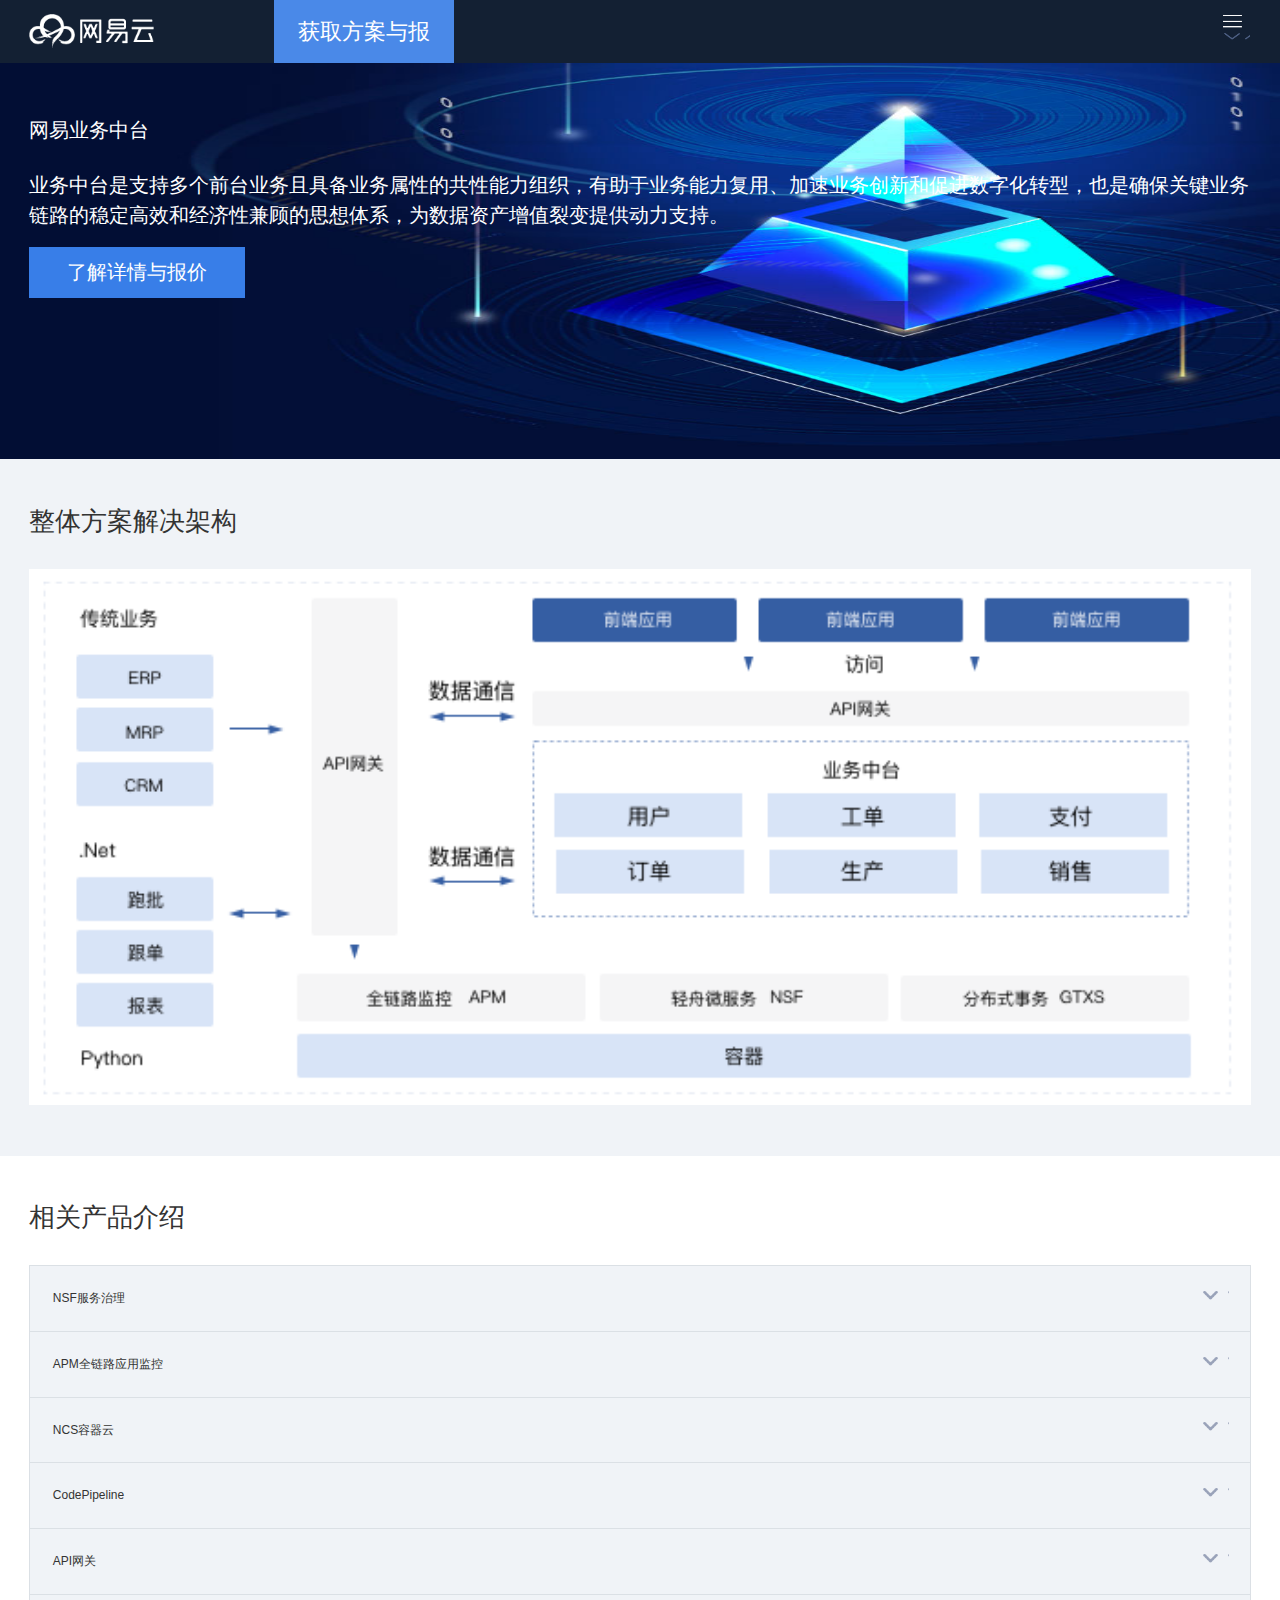
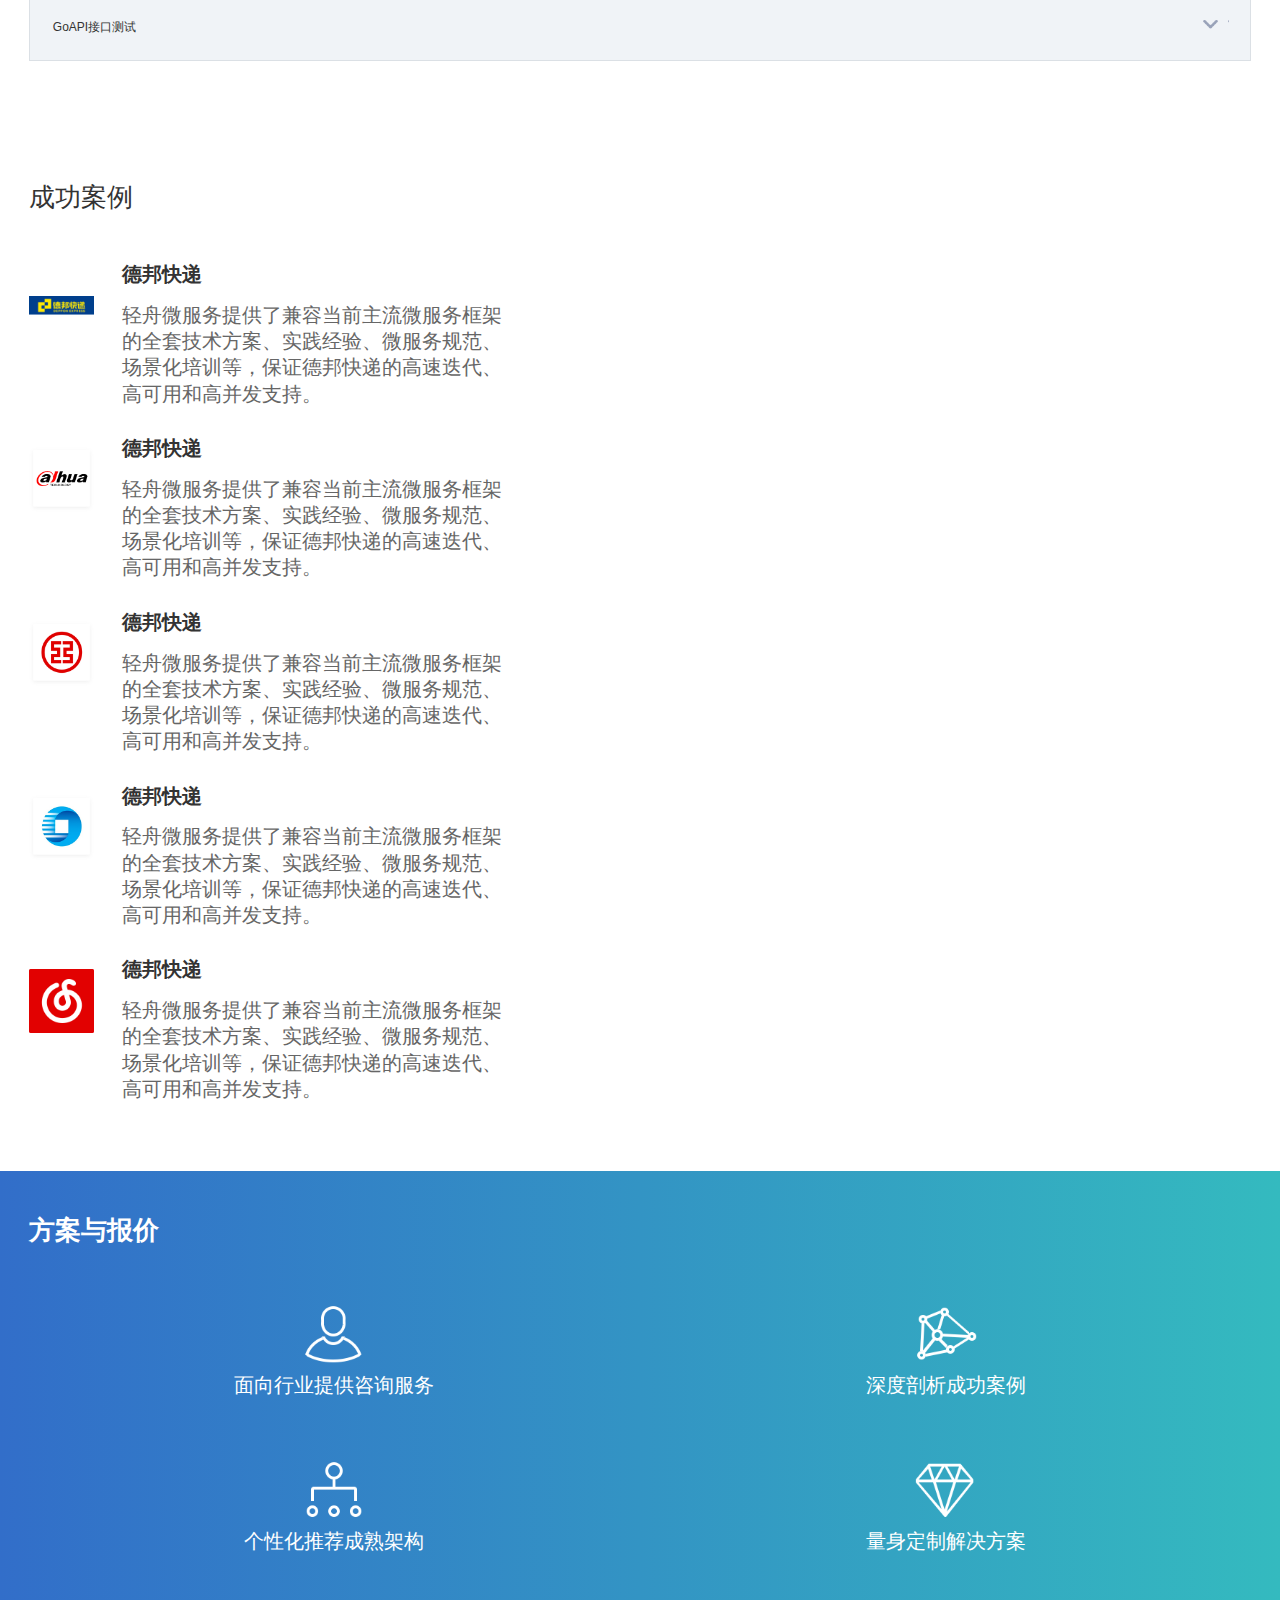
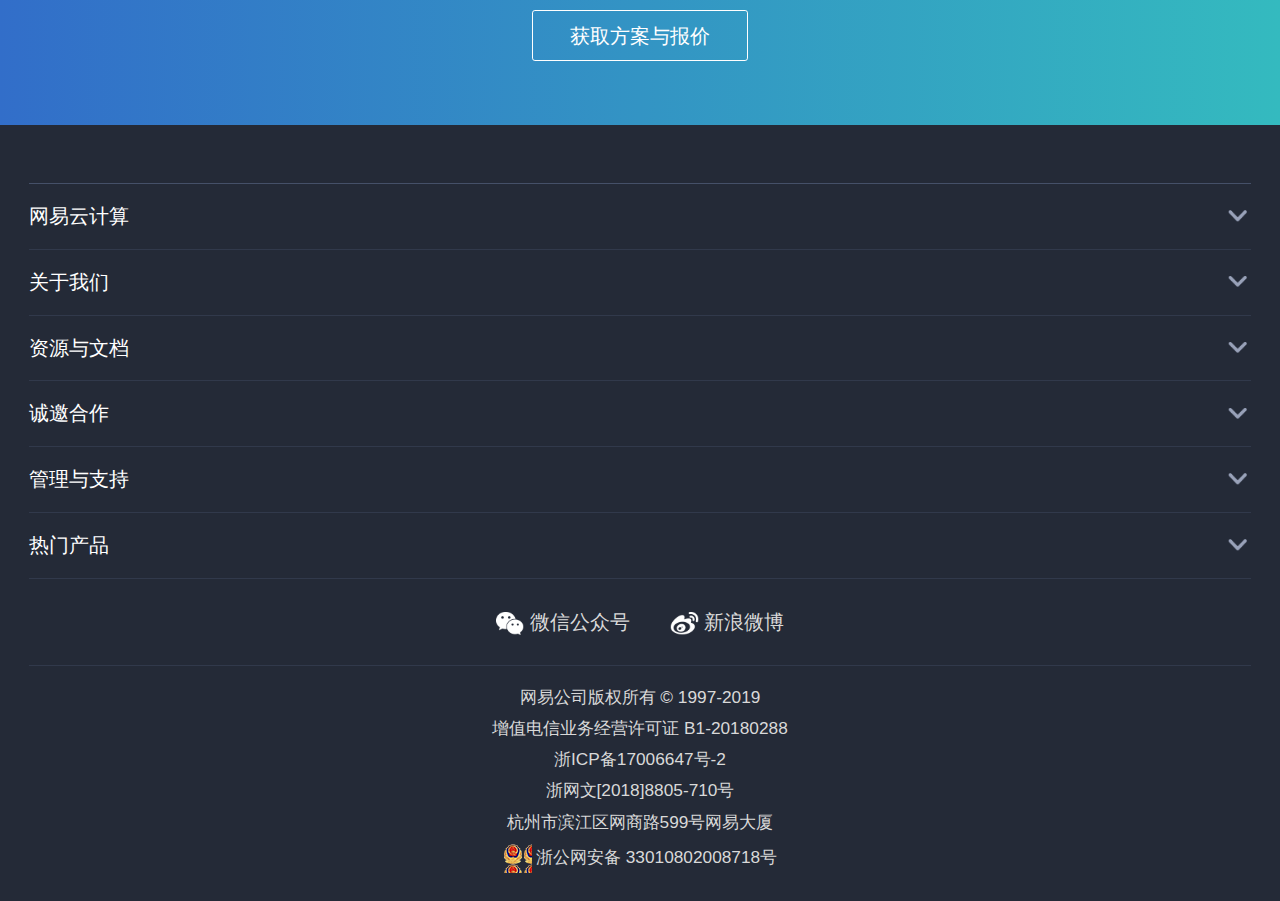
<file: m.163yun.com/index2.html>
<!DOCTYPE html>
<html lang="en">

<head>
    <meta charset="UTF-8">
    <meta name="viewport" content="width=device-width, initial-scale=1.0">
    <meta http-equiv="X-UA-Compatible" content="ie=edge">
    <title>Document</title>
    <script src="./js/flexible_css.debug.js"></script>
    <script src="./js/flexible.debug.js"></script>
    <link rel="stylesheet" href="./lib/normalize.css">
    <link rel="stylesheet" href="./css/index2.css">
</head>

<body>
    <!-- 1.顶部导航 -->
    <div class="topnav">
        <div class="topnav-left">
            <!-- 1.1顶部导航左边logo -->
            <div class="topnav-left-logo">
                <img src="./image/logo.png" alt="">
            </div>
            <!-- 1.2顶部导航中间but -->
            <div class="topnav-center">
                <a href="javascript:;">获取方案与报价</a>
            </div>
        </div>
        <!-- 1.3顶部导航右边图片 -->
        <div class="topnav-right">
            <span class="topnav-right-icon">
                <i class="topnav-right-iconfont"></i>
            </span>
        </div>
    </div>
    <!-- 2.网易云业务中台 -->
    <div class="middleground">
        <!-- 2.1轮播图图片 -->
        <div class="middleground-bcg">
            <!-- 2.1.1.1网易云业务中台内容 -->
            <div class="middleground-content">
                <!-- 2.1.1.1.1网易云业务中台内容标题 -->
                <div class="middleground-content-title">
                    <h3>网易业务中台</h3>
                </div>
                <!-- 2.1.1.1.2网易云业务中台内容介绍 -->
                <div class="middleground-content-introduce">
                    <p>业务中台是支持多个前台业务且具备业务属性的共性能力组织，有助于业务能力复用、加速业务创新和促进数字化转型，也是确保关键业务链路的稳定高效和经济性兼顾的思想体系，为数据资产增值裂变提供动力支持。
                    </p>
                </div>
                <!-- 2.1.1.2了解详情与报价 -->
                <div class="detail">
                    <span class="detail-but">了解详情与报价</span>
                </div>
            </div>
        </div>
    </div>
    <!-- 3.整体方案解决构架 -->
    <div class="carcass">
        <!-- 3.1整体方案解决构架内容 -->
        <div class="carcass-content">
            <!-- 3.1.1整体方案解决构架内容标题 -->
            <div class="carcass-content-title">
                <h3>整体方案解决架构</h3>
            </div>
            <!-- 3.1.2整体方案解决构架内容图片 -->
            <div class="carcass-content-img">
                <img src="./image/jiejuefangan.png" alt="">
            </div>
        </div>
    </div>
    <!-- 4.相关产品介绍 -->
    <div class="product">
        <!-- 4.1相关产品介绍内容 -->
        <div class="product-content">
            <!-- 4.1.1相关产品介绍内容标题 -->
            <div class="product-content-title">
                <h3>相关产品介绍</h3>
            </div>
            <!-- 4.1.2相关产品内容介绍 -->
            <div class="product-content-introduce">
                <div class="product-content-introduce-items">
                    NSF服务治理<i class="product-items-icon"></i>
                </div>
                <div class="product-content-introduce-items">
                    APM全链路应用监控<i class="product-items-icon"></i>
                </div>
                <div class="product-content-introduce-items">
                    NCS容器云<i class="product-items-icon"></i>
                </div>
                <div class="product-content-introduce-items">
                    CodePipeline<i class="product-items-icon"></i>
                </div>
                <div class="product-content-introduce-items">
                    API网关<i class="product-items-icon"></i>
                </div>
                <div class="product-content-introduce-items">
                    GoAPI接口测试<i class="product-items-icon"></i>
                </div>
            </div>
        </div>
    </div>
    <!-- 5.成功案例 -->
    <div class="case">
        <!-- 5.1成功案例内容 -->
        <div class="case-content">
            <!-- 5.1.1成功案例内容标题 -->
            <div class="case-content-title">
                <h3>成功案例</h3>
            </div>
            <!-- 5.1.2成功案例内容商家 -->
            <div class="case-content-seller">
                <div class="case-content-seller-items">
                    <div class="items-left">
                        <img src="./image/shangjia.jpeg" alt="">
                    </div>
                    <div class="items-right">
                        <h4 class="items-right-title">德邦快递</h4>
                        <p>轻舟微服务提供了兼容当前主流微服务框架的全套技术方案、实践经验、微服务规范、场景化培训等，保证德邦快递的高速迭代、高可用和高并发支持。</p>
                    </div>
                </div>
                <div class="case-content-seller-items">
                    <div class="items-left">
                        <img src="./image/shangjia2.png" alt="">
                    </div>
                    <div class="items-right">
                        <h4 class="items-right-title">德邦快递</h4>
                        <p>轻舟微服务提供了兼容当前主流微服务框架的全套技术方案、实践经验、微服务规范、场景化培训等，保证德邦快递的高速迭代、高可用和高并发支持。</p>
                    </div>
                </div>
                <div class="case-content-seller-items">
                    <div class="items-left">
                        <img src="./image/shangjia3.png" alt="">
                    </div>
                    <div class="items-right">
                        <h4 class="items-right-title">德邦快递</h4>
                        <p>轻舟微服务提供了兼容当前主流微服务框架的全套技术方案、实践经验、微服务规范、场景化培训等，保证德邦快递的高速迭代、高可用和高并发支持。</p>
                    </div>
                </div>
                <div class="case-content-seller-items">
                    <div class="items-left">
                        <img src="./image/shangjia4.png" alt="">
                    </div>
                    <div class="items-right">
                        <h4 class="items-right-title">德邦快递</h4>
                        <p>轻舟微服务提供了兼容当前主流微服务框架的全套技术方案、实践经验、微服务规范、场景化培训等，保证德邦快递的高速迭代、高可用和高并发支持。</p>
                    </div>
                </div>
                <div class="case-content-seller-items">
                    <div class="items-left">
                        <img src="./image/shangjia5.png" alt="">
                    </div>
                    <div class="items-right">
                        <h4 class="items-right-title">德邦快递</h4>
                        <p>轻舟微服务提供了兼容当前主流微服务框架的全套技术方案、实践经验、微服务规范、场景化培训等，保证德邦快递的高速迭代、高可用和高并发支持。</p>
                    </div>
                </div>
            </div>
        </div>
    </div>
    <!-- 5.方案与报价 -->
    <div class="offer">
        <!-- 5.1方案与报价内容 -->
        <div class="offer-content">
            <!-- 5.1.1方案与报价内容标题 -->
            <div class="offer-content-title">
                <h3>方案与报价</h3>
            </div>
            <!-- 5.1.2方案与报价内容介绍 -->
            <div class="offer-content-introduce">
                <div class="offer-content-items">
                    <img src="./image/baojia-1.png" alt="">
                    <span>面向行业提供咨询服务</span>
                </div>
                <div class="offer-content-items">
                    <img src="./image/baojia-2.png" alt="">
                    <span>深度剖析成功案例</span>
                </div>
                <div class="offer-content-items">
                    <img src="./image/baojia-3.png" alt="">
                    <span>个性化推荐成熟架构</span>
                </div>
                <div class="offer-content-items">
                    <img src="./image/baojia-4.png" alt="">
                    <span>量身定制解决方案</span>
                </div>

            </div>
            <!-- 5.1.3方案与报价内容按钮 -->
            <div class="offer-bottom-but">
                <span>获取方案与报价</span>
            </div>
        </div>
    </div>
    <!-- 6.底部导航 -->
    <div class="bottomnav">
        <!-- 6.1底部导航内容 -->
        <div class="bottomnav-content">
            <!-- 6.1.1底部导航内容概览 -->
            <div class="bottom-content-overview">
                <div class="bottomnav-items">
                    <h3>网易云计算<i class="bottom-items-iconfont"></i></h3>
                </div>
                <div class="bottomnav-items">
                    <h3>关于我们<i class="bottom-items-iconfont"></i></h3>
                </div>
                <div class="bottomnav-items">
                    <h3>资源与文档<i class="bottom-items-iconfont"></i></h3>
                </div>
                <div class="bottomnav-items">
                    <h3>诚邀合作<i class="bottom-items-iconfont"></i></h3>
                </div>
                <div class="bottomnav-items">
                    <h3>管理与支持<i class="bottom-items-iconfont"></i></h3>
                </div>
                <div class="bottomnav-items">
                    <h3>热门产品<i class="bottom-items-iconfont"></i></h3>
                </div>
                <div class="bottomnav-items-weixin">
                    <a href="javascript:;">
                        <i></i>
                        <span>微信公众号</span>
                    </a>
                    <a href="javascript:;">
                        <i></i>
                        <span>新浪微博</span>
                    </a>
                </div>
            </div>
        </div>
    </div>
    <!-- 7.版权 -->
    <div class="copyright">
        <div class="copyright-content">
            <p>网易公司版权所有 &copy; 1997-2019</p>
            <p>增值电信业务经营许可证 B1-20180288</p>
            <p>浙ICP备17006647号-2</p>
            <p>浙网文[2018]8805-710号</p>
            <p>杭州市滨江区网商路599号网易大厦</p>
            <p><i class="copyright-content-icon"></i>浙公网安备 33010802008718号</p>
        </div>
    </div>
</body>

</html>
</file>
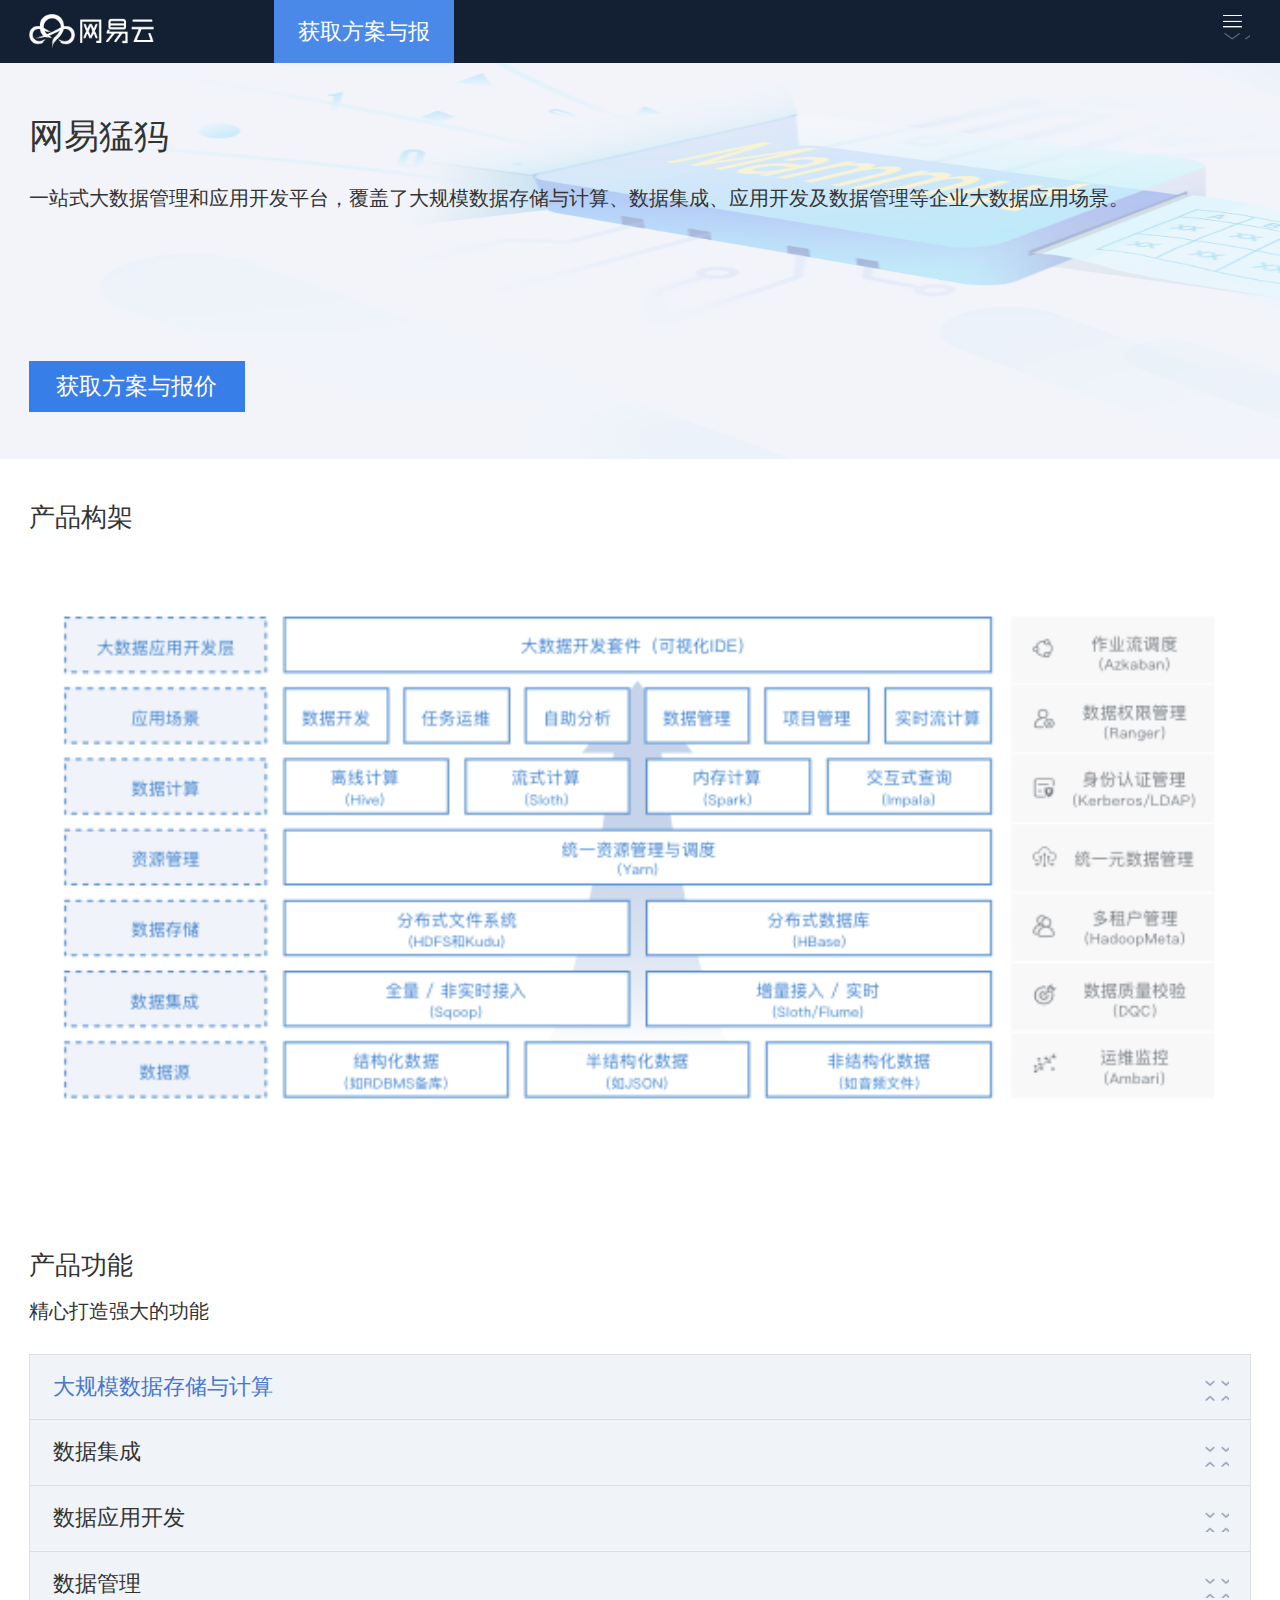
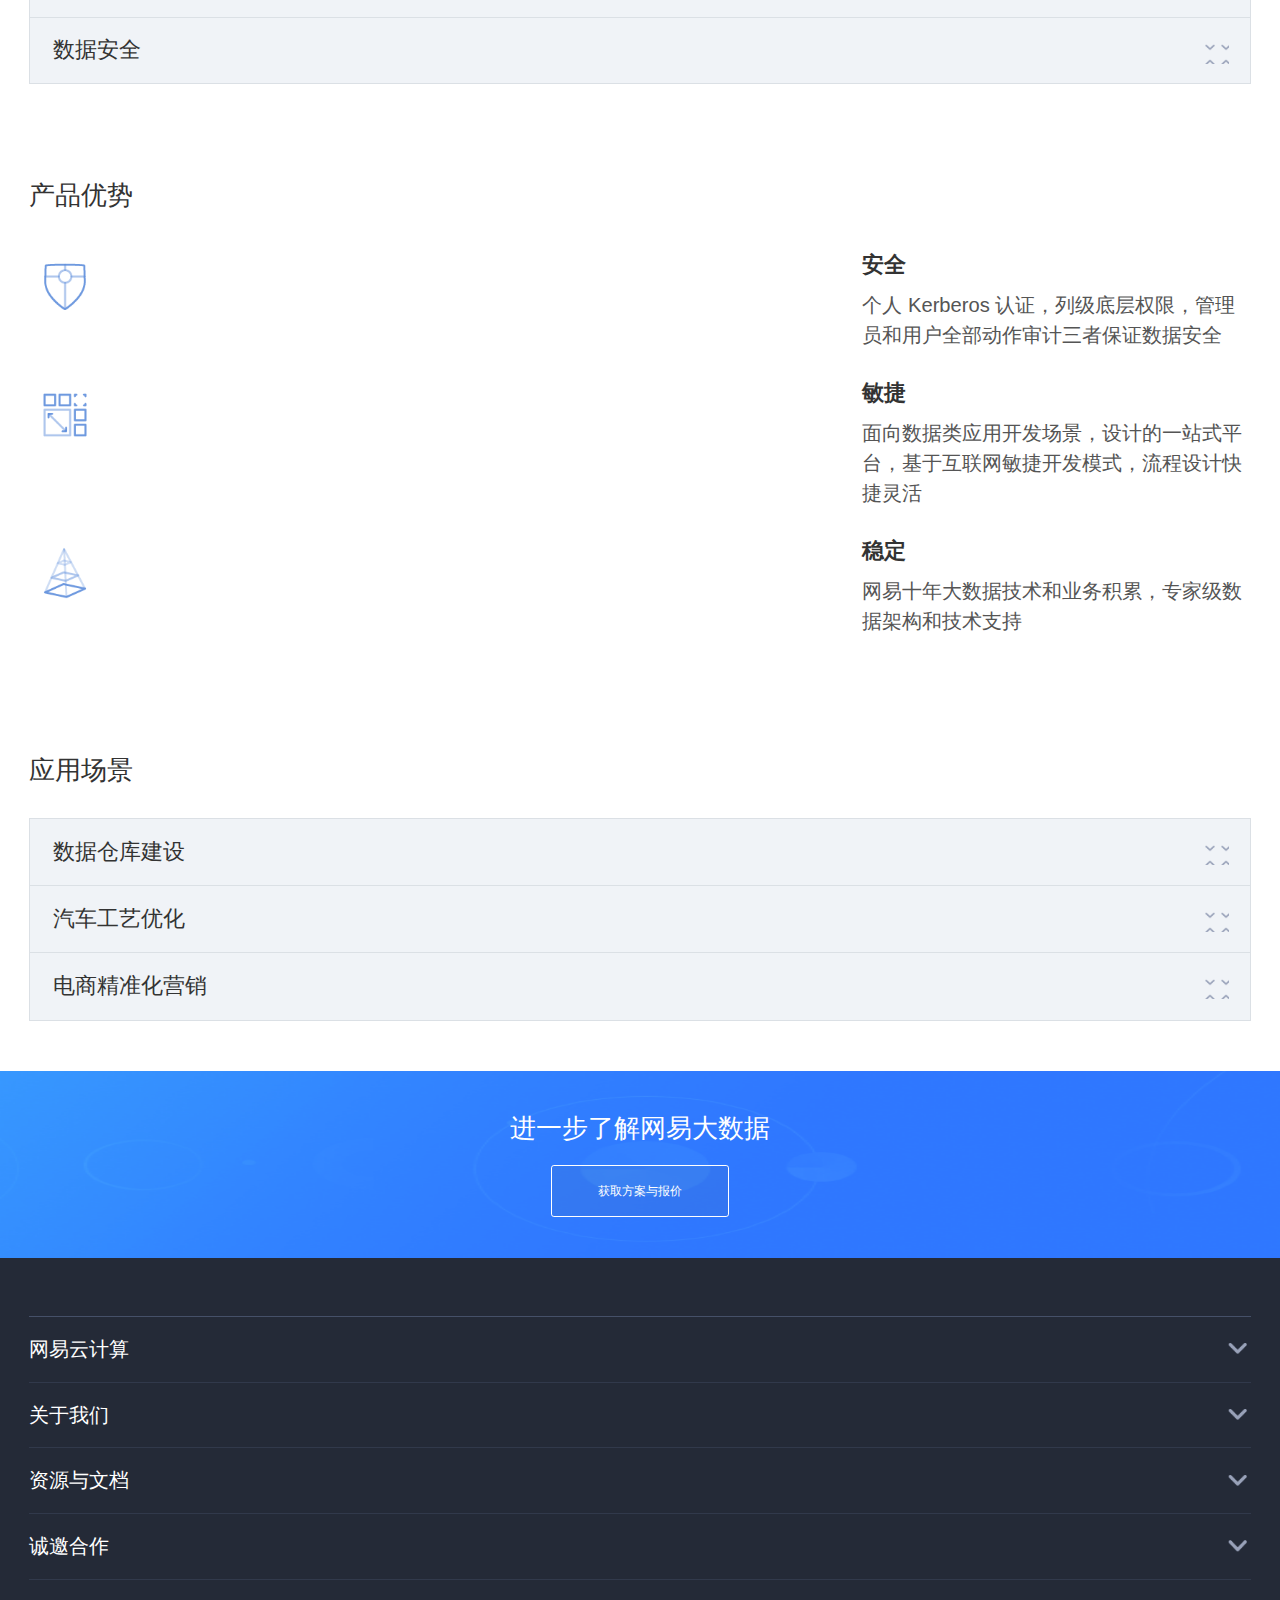
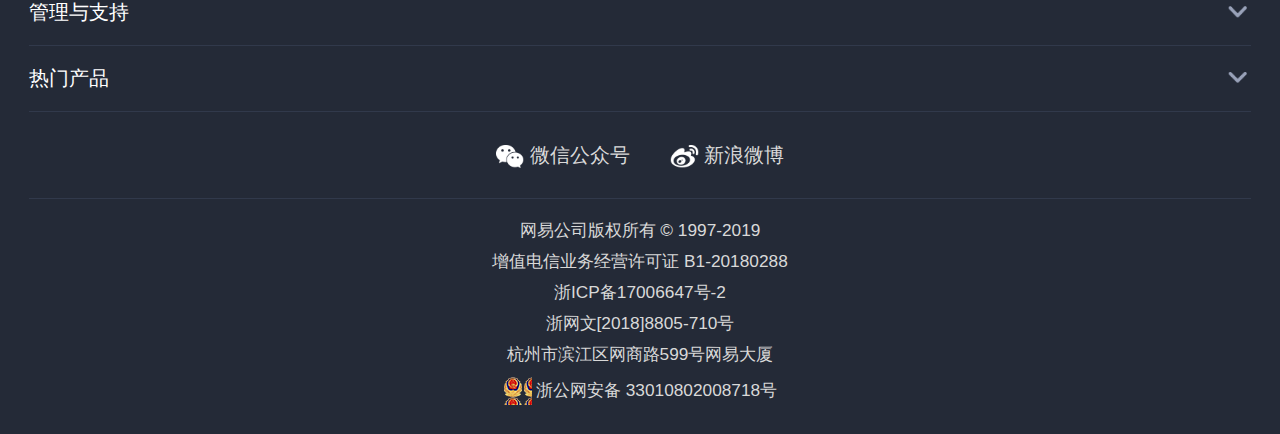
<file: m.163yun.com/index3.html>
<!DOCTYPE html>
<html lang="en">

<head>
    <meta charset="UTF-8">
    <meta name="viewport" content="width=device-width, initial-scale=1.0">
    <meta http-equiv="X-UA-Compatible" content="ie=edge">
    <title>Document</title>
    <script src="./js/flexible_css.debug.js"></script>
    <script src="./js/flexible.debug.js"></script>
    <link rel="stylesheet" href="./lib/normalize.css">
    <link rel="stylesheet" href="./css/index3.css">
</head>

<body>
    <!-- 1.顶部导航 -->
    <div class="topnav">
        <div class="topnav-left">
            <!-- 1.1顶部导航左边logo -->
            <div class="topnav-left-logo">
                <img src="./image/logo.png" alt="">
            </div>
            <!-- 1.2顶部导航中间but -->
            <div class="topnav-center">
                <a href="javascript:;">获取方案与报价</a>
            </div>
        </div>
        <!-- 1.3顶部导航右边图片 -->
        <div class="topnav-right">
            <span class="topnav-right-icon">
                <i class="topnav-right-iconfont"></i>
            </span>
        </div>
    </div>
    <!-- 2.网易云业务中台 -->
    <div class="middleground">
        <!-- 2.1轮播图图片 -->
        <div class="middleground-bcg">
            <!-- 2.1.1.1网易云业务中台内容 -->
            <div class="middleground-content">
                <!-- 2.1.1.1.1网易云业务中台内容标题 -->
                <div class="middleground-content-title">
                    <h3>网易猛犸</h3>
                </div>
                <!-- 2.1.1.1.2网易云业务中台内容介绍 -->
                <div class="middleground-content-introduce">
                    <p>一站式大数据管理和应用开发平台，覆盖了大规模数据存储与计算、数据集成、应用开发及数据管理等企业大数据应用场景。
                    </p>
                </div>
                <!-- 2.1.1.2了解详情与报价 -->
                <div class="detail">
                    <span class="detail-but">获取方案与报价</span>
                </div>
            </div>
        </div>
    </div>
    <!-- 3.产品构架 -->
    <div class="carcass">
        <!-- 3.1产品构架内容 -->
        <div class="carcass-content">
            <!-- 3.1.1产品构架内容标题 -->
            <div class="carcass-content-title">
                <h3>产品构架</h3>
            </div>
            <!-- 3.1.2产品构架内容介绍 -->
            <div class="carcass-content-introduce">
                <img src="./image/chanpingoujia.png" alt="">
            </div>
        </div>
    </div>
    <!-- 4.产品功能 -->
    <div class="function">
        <!-- 4.1产品功能内容 -->
        <div class="function-content">
            <!-- 4.1.1产品功能内容标题 -->
            <div class="function-content-title">
                <h3>产品功能</h3>
                <span>精心打造强大的功能</span>
            </div>
            <!-- 4.1.2产品功能内容介绍 -->
            <div class="function-content-introduce">
                <div class="function-items">
                    大规模数据存储与计算
                    <i></i>
                </div>
                <div class="function-items">
                    数据集成
                    <i></i>
                </div>
                <div class="function-items">
                    数据应用开发
                    <i></i>
                </div>
                <div class="function-items">
                    数据管理
                    <i></i>
                </div>
                <div class="function-items">
                    数据安全
                    <i></i>
                </div>
            </div>
        </div>
    </div>
    <!-- 5.产品优势 -->
    <div class="superiority">
        <!-- 5.1产品优势内容 -->
        <div class="superiority-content">
            <!-- 5.1.1产品优势内容标题 -->
            <div class="superiority-content-title">
                <h3>产品优势</h3>
            </div>
            <!-- 5.1.2产品优势内容介绍 -->
            <div class="superiority-content-introduce">
                <div class="superiority-items">
                    <img src="./image/youshi-1.png" alt="">
                    <div class="superiority-content-introduce-right">
                        <h3>安全</h3>
                        <p>个人 Kerberos 认证，列级底层权限，管理员和用户全部动作审计三者保证数据安全</p>
                    </div>
                </div>
                <div class="superiority-items">
                    <img src="./image/youshi-2.png" alt="">
                    <div class="superiority-content-introduce-right">
                        <h3>敏捷</h3>
                        <p>面向数据类应用开发场景，设计的一站式平台，基于互联网敏捷开发模式，流程设计快捷灵活</p>
                    </div>
                </div>
                <div class="superiority-items">
                    <img src="./image/youshi-3.png" alt="">
                    <div class="superiority-content-introduce-right">
                        <h3>稳定</h3>
                        <p>网易十年大数据技术和业务积累，专家级数据架构和技术支持</p>
                    </div>
                </div>
            </div>
        </div>
    </div>
    <!-- 6.应用场景 -->
    <div class="apply">
        <!-- 6.1应用场景内容 -->
        <div class="apply-content">
            <!-- 6.1.1应用场景内容标题 -->
            <div class="apply-content-title">
                <h3>应用场景</h3>
            </div>
            <!-- 6.1.2应用场景内容介绍 -->
            <div class="apply-content-introduce">
                <div class="apply-items">
                    数据仓库建设<i class="apply-items-icon"></i>
                </div>
                <div class="apply-items">
                    汽车工艺优化<i class="apply-items-icon"></i>
                </div>
                <div class="apply-items">
                    电商精准化营销<i class="apply-items-icon"></i>
                </div>
            </div>
        </div>
    </div>
    <!-- 7.获取方案与报价 -->
    <div class="scheme">
        <!-- 7.1获取方案与报价内容 -->
        <div class="scheme-content">
            <!-- 7.1.1获取方案与报价内容标题 -->
            <div class="scheme-content-title">
                <h3>进一步了解网易大数据</h3>
            </div>
            <!-- 7.1.1获取方案与报价按钮 -->
            <div class="scheme-content-but">
                <span href="javascript:;">获取方案与报价</span>
            </div>
        </div>
    </div>
    <!-- 6.底部导航 -->
    <div class="bottomnav">
        <!-- 6.1底部导航内容 -->
        <div class="bottomnav-content">
            <!-- 6.1.1底部导航内容概览 -->
            <div class="bottom-content-overview">
                <div class="bottomnav-items">
                    <h3>网易云计算<i class="bottom-items-iconfont"></i></h3>
                </div>
                <div class="bottomnav-items">
                    <h3>关于我们<i class="bottom-items-iconfont"></i></h3>
                </div>
                <div class="bottomnav-items">
                    <h3>资源与文档<i class="bottom-items-iconfont"></i></h3>
                </div>
                <div class="bottomnav-items">
                    <h3>诚邀合作<i class="bottom-items-iconfont"></i></h3>
                </div>
                <div class="bottomnav-items">
                    <h3>管理与支持<i class="bottom-items-iconfont"></i></h3>
                </div>
                <div class="bottomnav-items">
                    <h3>热门产品<i class="bottom-items-iconfont"></i></h3>
                </div>
                <div class="bottomnav-items-weixin">
                    <a href="javascript:;">
                        <i></i>
                        <span>微信公众号</span>
                    </a>
                    <a href="javascript:;">
                        <i></i>
                        <span>新浪微博</span>
                    </a>
                </div>
            </div>
        </div>
    </div>
    <!-- 7.版权 -->
    <div class="copyright">
        <div class="copyright-content">
            <p>网易公司版权所有 &copy; 1997-2019</p>
            <p>增值电信业务经营许可证 B1-20180288</p>
            <p>浙ICP备17006647号-2</p>
            <p>浙网文[2018]8805-710号</p>
            <p>杭州市滨江区网商路599号网易大厦</p>
            <p><i class="copyright-content-icon"></i>浙公网安备 33010802008718号</p>
        </div>
    </div>
</body>

</html>
</file>
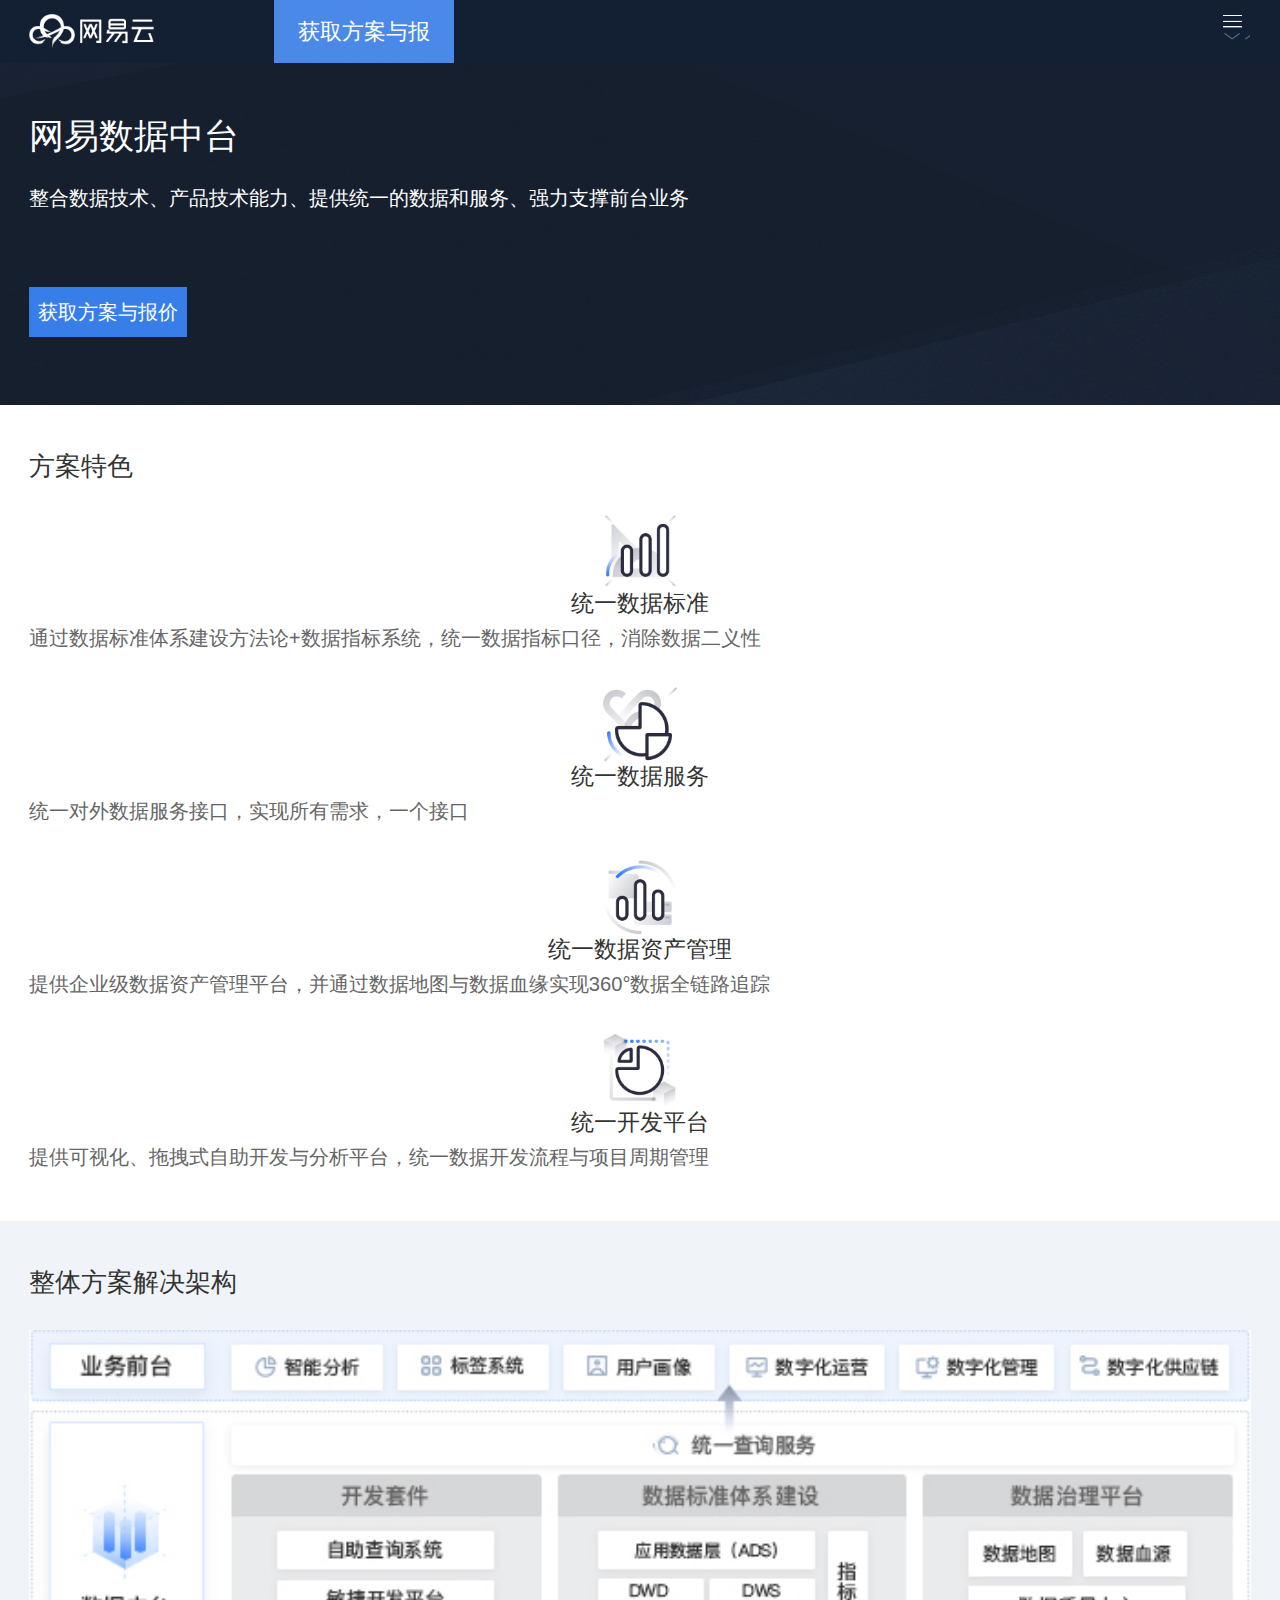
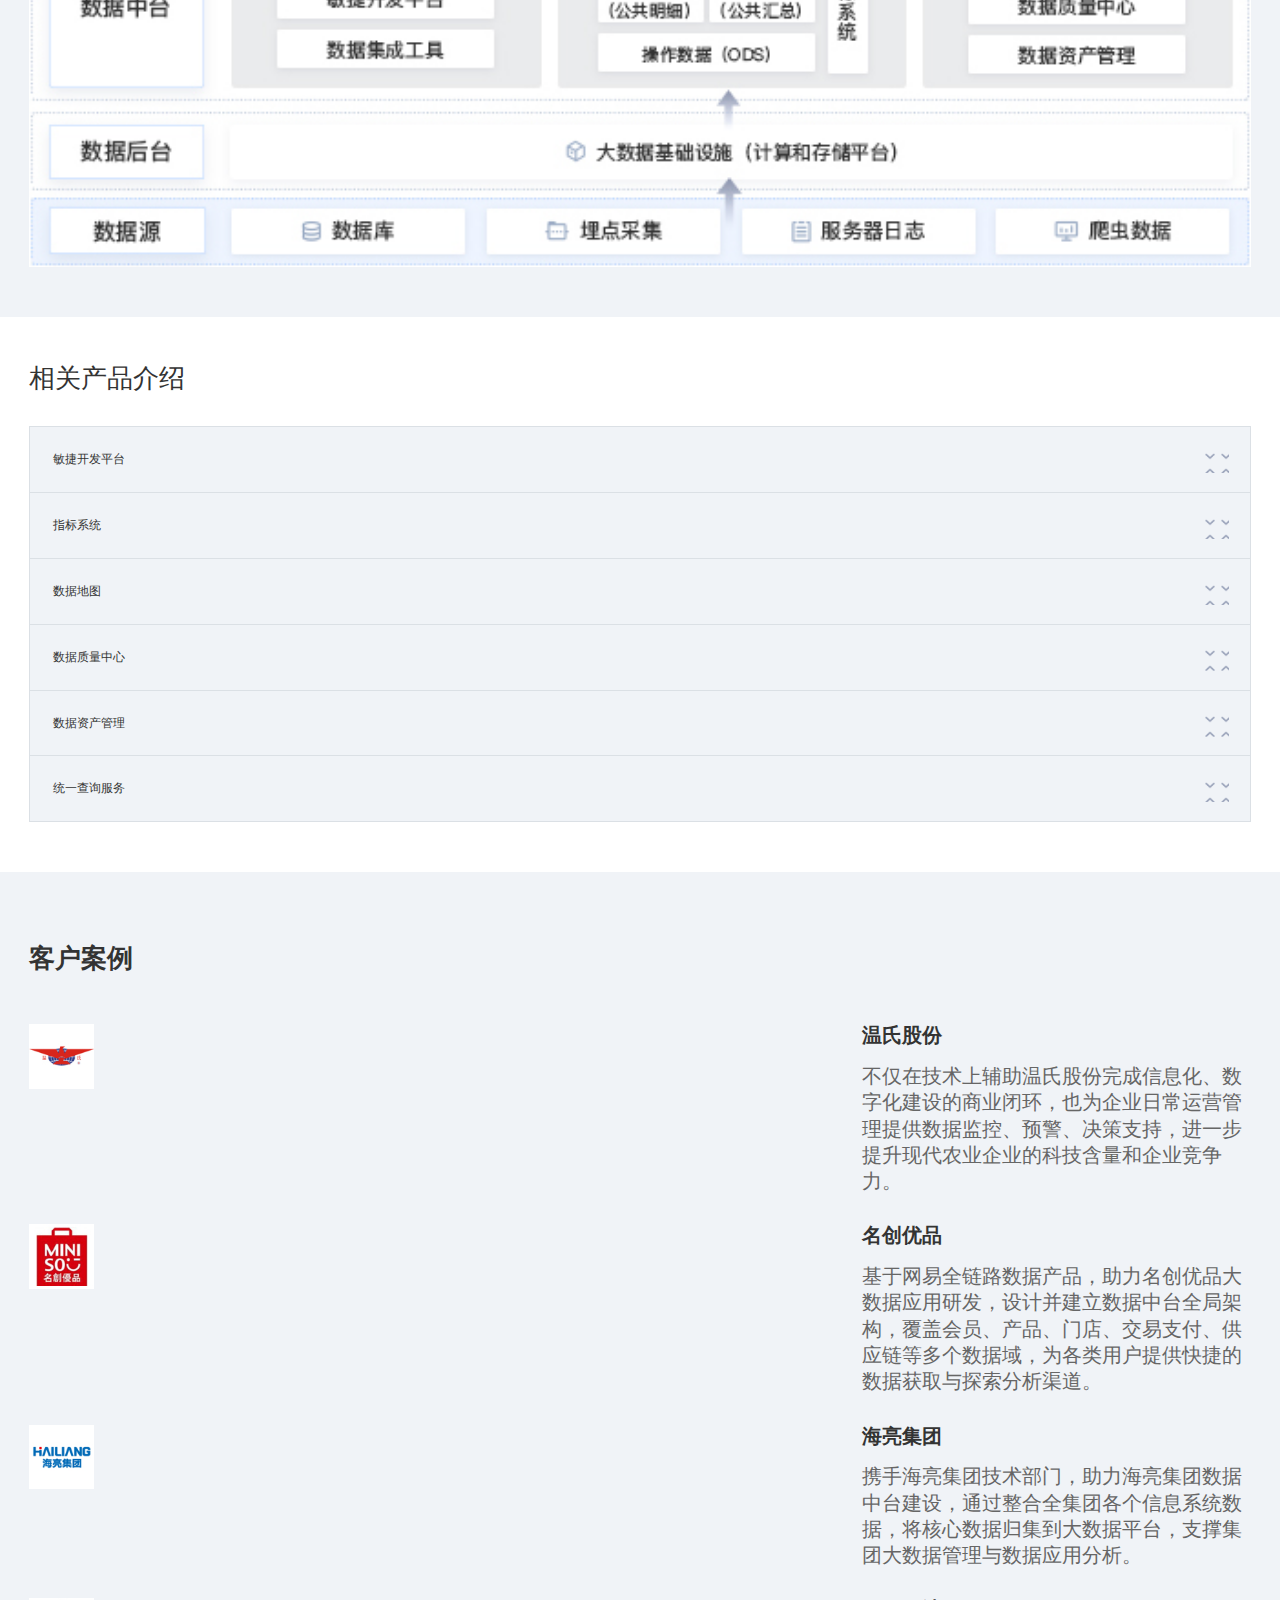
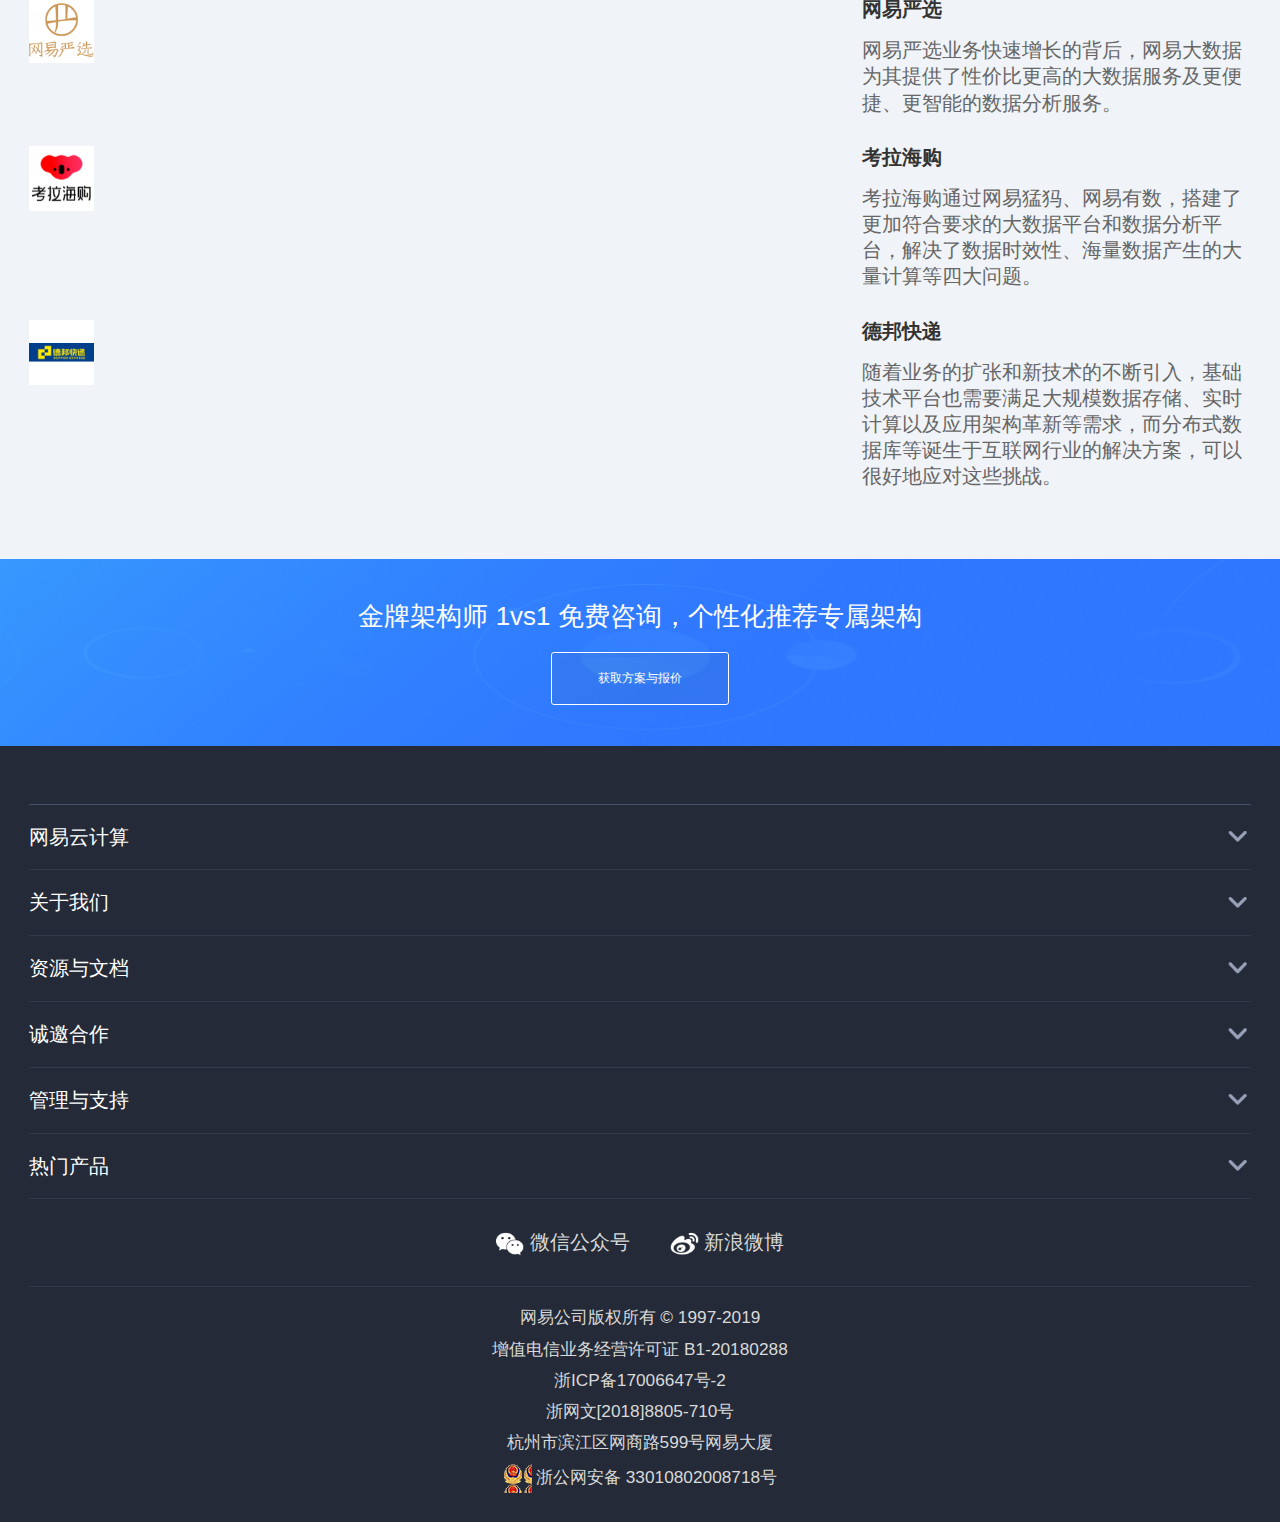
<file: m.163yun.com/index4.html>
<!DOCTYPE html>
<html lang="en">

<head>
    <meta charset="UTF-8">
    <meta name="viewport" content="width=device-width, initial-scale=1.0">
    <meta http-equiv="X-UA-Compatible" content="ie=edge">
    <title>Document</title>
    <script src="./js/flexible_css.debug.js"></script>
    <script src="./js/flexible.debug.js"></script>
    <link rel="stylesheet" href="./lib/normalize.css">
    <link rel="stylesheet" href="./css/index4.css">
</head>

<body>
    <!-- 1.顶部导航 -->
    <div class="topnav">
        <div class="topnav-left">
            <!-- 1.1顶部导航左边logo -->
            <div class="topnav-left-logo">
                <img src="./image/logo.png" alt="">
            </div>
            <!-- 1.2顶部导航中间but -->
            <div class="topnav-center">
                <a href="javascript:;">获取方案与报价</a>
            </div>
        </div>
        <!-- 1.3顶部导航右边图片 -->
        <div class="topnav-right">
            <span class="topnav-right-icon">
                <i class="topnav-right-iconfont"></i>
            </span>
        </div>
    </div>
    <!-- 2.网易云业务中台 -->
    <div class="middleground">
        <!-- 2.1轮播图图片 -->
        <div class="middleground-bcg">
            <!-- 2.1.1.1网易云业务中台内容 -->
            <div class="middleground-content">
                <!-- 2.1.1.1.1网易云业务中台内容标题 -->
                <div class="middleground-content-title">
                    <h3>网易数据中台</h3>
                </div>
                <!-- 2.1.1.1.2网易云业务中台内容介绍 -->
                <div class="middleground-content-introduce">
                    <p>整合数据技术、产品技术能力、提供统一的数据和服务、强力支撑前台业务
                    </p>
                </div>
                <!-- 2.1.1.2了解详情与报价 -->
                <div class="detail">
                    <span class="detail-but">获取方案与报价</span>
                </div>
            </div>
        </div>
    </div>
    <!-- 3.方案特色 -->
    <div class="feature">
        <!-- 3.1方案特色内容 -->
        <div class="feature-content">
            <!-- 3.1.1方案特色内容标题 -->
            <div class="feature-content-title">
                <h3>方案特色</h3>
            </div>
            <!-- 3.1.2方案特色内容介绍 -->
            <div class="feature-content-introduce">
                <div class="feature-items">
                    <img src="./image/tese-1.png" alt="">
                    <div class="feature-items-a">
                        <h3>统一数据标准</h3>
                        <p>通过数据标准体系建设方法论+数据指标系统，统一数据指标口径，消除数据二义性</p>
                    </div>
                </div>
                <div class="feature-items">
                    <img src="./image/tese-2.png" alt="">
                    <div class="feature-items-a">
                        <h3>统一数据服务</h3>
                        <p>统一对外数据服务接口，实现所有需求，一个接口</p>
                    </div>
                </div>
                <div class="feature-items">
                    <img src="./image/tese-3.png" alt="">
                    <div class="feature-items-a">
                        <h3>统一数据资产管理</h3>
                        <p>提供企业级数据资产管理平台，并通过数据地图与数据血缘实现360°数据全链路追踪</p>
                    </div>
                </div>
                <div class="feature-items">
                    <img src="./image/tese-4.png" alt="">
                    <div class="feature-items-a">
                        <h3>统一开发平台</h3>
                        <p>提供可视化、拖拽式自助开发与分析平台，统一数据开发流程与项目周期管理</p>
                    </div>
                </div>
            </div>
        </div>
    </div>
    <!-- 4.整体方案解决构架 -->
    <div class="carcass">
        <!-- 4.1整体方案解决构架内容 -->
        <div class="carcass-content">
            <!-- 4.1.1整体方案解决构架内容标题 -->
            <div class="carcass-content-title">
                <h3>整体方案解决架构</h3>
            </div>
            <!-- 4.1.2整体方案解决构架内容介绍 -->
            <div class="carcass-content-introduce">
                <img src="./image/goujia-2.jpeg" alt="">
            </div>
        </div>
    </div>
    <!-- 5.相关产品介绍 -->
    <div class="related">
        <!-- 5.1相关产品介绍内容 -->
        <div class="related-content">
            <!-- 5.1.1相关产品介绍内容标题 -->
            <div class="related-content-title">
                <h3>相关产品介绍</h3>
            </div>
            <!-- 5.1.2相关产品介绍内容介绍 -->
            <div class="related-content-introduce">
                <div class="related-items">
                    敏捷开发平台<i class="related-items-icon"></i>
                </div>
                <div class="related-items">
                    指标系统<i class="related-items-icon"></i>
                </div>
                <div class="related-items">
                    数据地图<i class="related-items-icon"></i>
                </div>
                <div class="related-items">
                    数据质量中心<i class="related-items-icon"></i>
                </div>
                <div class="related-items">
                    数据资产管理<i class="related-items-icon"></i>
                </div>
                <div class="related-items">
                    统一查询服务<i class="related-items-icon"></i>
                </div>
            </div>
        </div>
    </div>
    <!-- 6.客户案例 -->
    <div class="client">
        <!-- 6.1客户案例内容 -->
        <div class="client-content">
            <!-- 6.1.1客户案例内容标题 -->
            <div class="client-content-title">
                <h3>客户案例</h3>
            </div>
            <!-- 6.1.2客户案例内容介绍 -->
            <div class="client-content-introduce">
                <div class="client-items">
                    <img src="./image/kehu-1.jpeg" alt="">
                    <div class="client-items-a">
                        <h3>温氏股份</h3>
                        <p>不仅在技术上辅助温氏股份完成信息化、数字化建设的商业闭环，也为企业日常运营管理提供数据监控、预警、决策支持，进一步提升现代农业企业的科技含量和企业竞争力。</p>
                    </div>
                </div>
                <div class="client-items">
                    <img src="./image/kehu-2.jpeg" alt="">
                    <div class="client-items-a">
                        <h3>名创优品</h3>
                        <p>基于网易全链路数据产品，助力名创优品大数据应用研发，设计并建立数据中台全局架构，覆盖会员、产品、门店、交易支付、供应链等多个数据域，为各类用户提供快捷的数据获取与探索分析渠道。</p>
                    </div>
                </div>
                <div class="client-items">
                    <img src="./image/kehu-3.jpeg" alt="">
                    <div class="client-items-a">
                        <h3>海亮集团</h3>
                        <p>携手海亮集团技术部门，助力海亮集团数据中台建设，通过整合全集团各个信息系统数据，将核心数据归集到大数据平台，支撑集团大数据管理与数据应用分析。</p>
                    </div>
                </div>
                <div class="client-items">
                    <img src="./image/kehu-4.jpeg" alt="">
                    <div class="client-items-a">
                        <h3>网易严选</h3>
                        <p>网易严选业务快速增长的背后，网易大数据为其提供了性价比更高的大数据服务及更便捷、更智能的数据分析服务。</p>
                    </div>
                </div>
                <div class="client-items">
                    <img src="./image/kehu-5.jpeg" alt="">
                    <div class="client-items-a">
                        <h3>考拉海购</h3>
                        <p>考拉海购通过网易猛犸、网易有数，搭建了更加符合要求的大数据平台和数据分析平台，解决了数据时效性、海量数据产生的大量计算等四大问题。</p>
                    </div>
                </div>
                <div class="client-items">
                    <img src="./image/kehu-6.jpeg" alt="">
                    <div class="client-items-a">
                        <h3>德邦快递</h3>
                        <p>随着业务的扩张和新技术的不断引入，基础技术平台也需要满足大规模数据存储、实时计算以及应用架构革新等需求，而分布式数据库等诞生于互联网行业的解决方案，可以很好地应对这些挑战。</p>
                    </div>
                </div>
            </div>
        </div>
    </div>
    <!-- 7.获取方案与报价 -->
    <div class="scheme">
        <!-- 7.1获取方案与报价内容 -->
        <div class="scheme-content">
            <!-- 7.1.1获取方案与报价内容标题 -->
            <div class="scheme-content-title">
                <h3>金牌架构师 1vs1 免费咨询，个性化推荐专属架构</h3>
            </div>
            <!-- 7.1.1获取方案与报价按钮 -->
            <div class="scheme-content-but">
                <span href="javascript:;">获取方案与报价</span>
            </div>
        </div>
    </div>
    <!-- 6.底部导航 -->
    <div class="bottomnav">
        <!-- 6.1底部导航内容 -->
        <div class="bottomnav-content">
            <!-- 6.1.1底部导航内容概览 -->
            <div class="bottom-content-overview">
                <div class="bottomnav-items">
                    <h3>网易云计算<i class="bottom-items-iconfont"></i></h3>
                </div>
                <div class="bottomnav-items">
                    <h3>关于我们<i class="bottom-items-iconfont"></i></h3>
                </div>
                <div class="bottomnav-items">
                    <h3>资源与文档<i class="bottom-items-iconfont"></i></h3>
                </div>
                <div class="bottomnav-items">
                    <h3>诚邀合作<i class="bottom-items-iconfont"></i></h3>
                </div>
                <div class="bottomnav-items">
                    <h3>管理与支持<i class="bottom-items-iconfont"></i></h3>
                </div>
                <div class="bottomnav-items">
                    <h3>热门产品<i class="bottom-items-iconfont"></i></h3>
                </div>
                <div class="bottomnav-items-weixin">
                    <a href="javascript:;">
                        <i></i>
                        <span>微信公众号</span>
                    </a>
                    <a href="javascript:;">
                        <i></i>
                        <span>新浪微博</span>
                    </a>
                </div>
            </div>
        </div>
    </div>
    <!-- 7.版权 -->
    <div class="copyright">
        <div class="copyright-content">
            <p>网易公司版权所有 &copy; 1997-2019</p>
            <p>增值电信业务经营许可证 B1-20180288</p>
            <p>浙ICP备17006647号-2</p>
            <p>浙网文[2018]8805-710号</p>
            <p>杭州市滨江区网商路599号网易大厦</p>
            <p><i class="copyright-content-icon"></i>浙公网安备 33010802008718号</p>
        </div>
    </div>
</body>

</html>
</file>
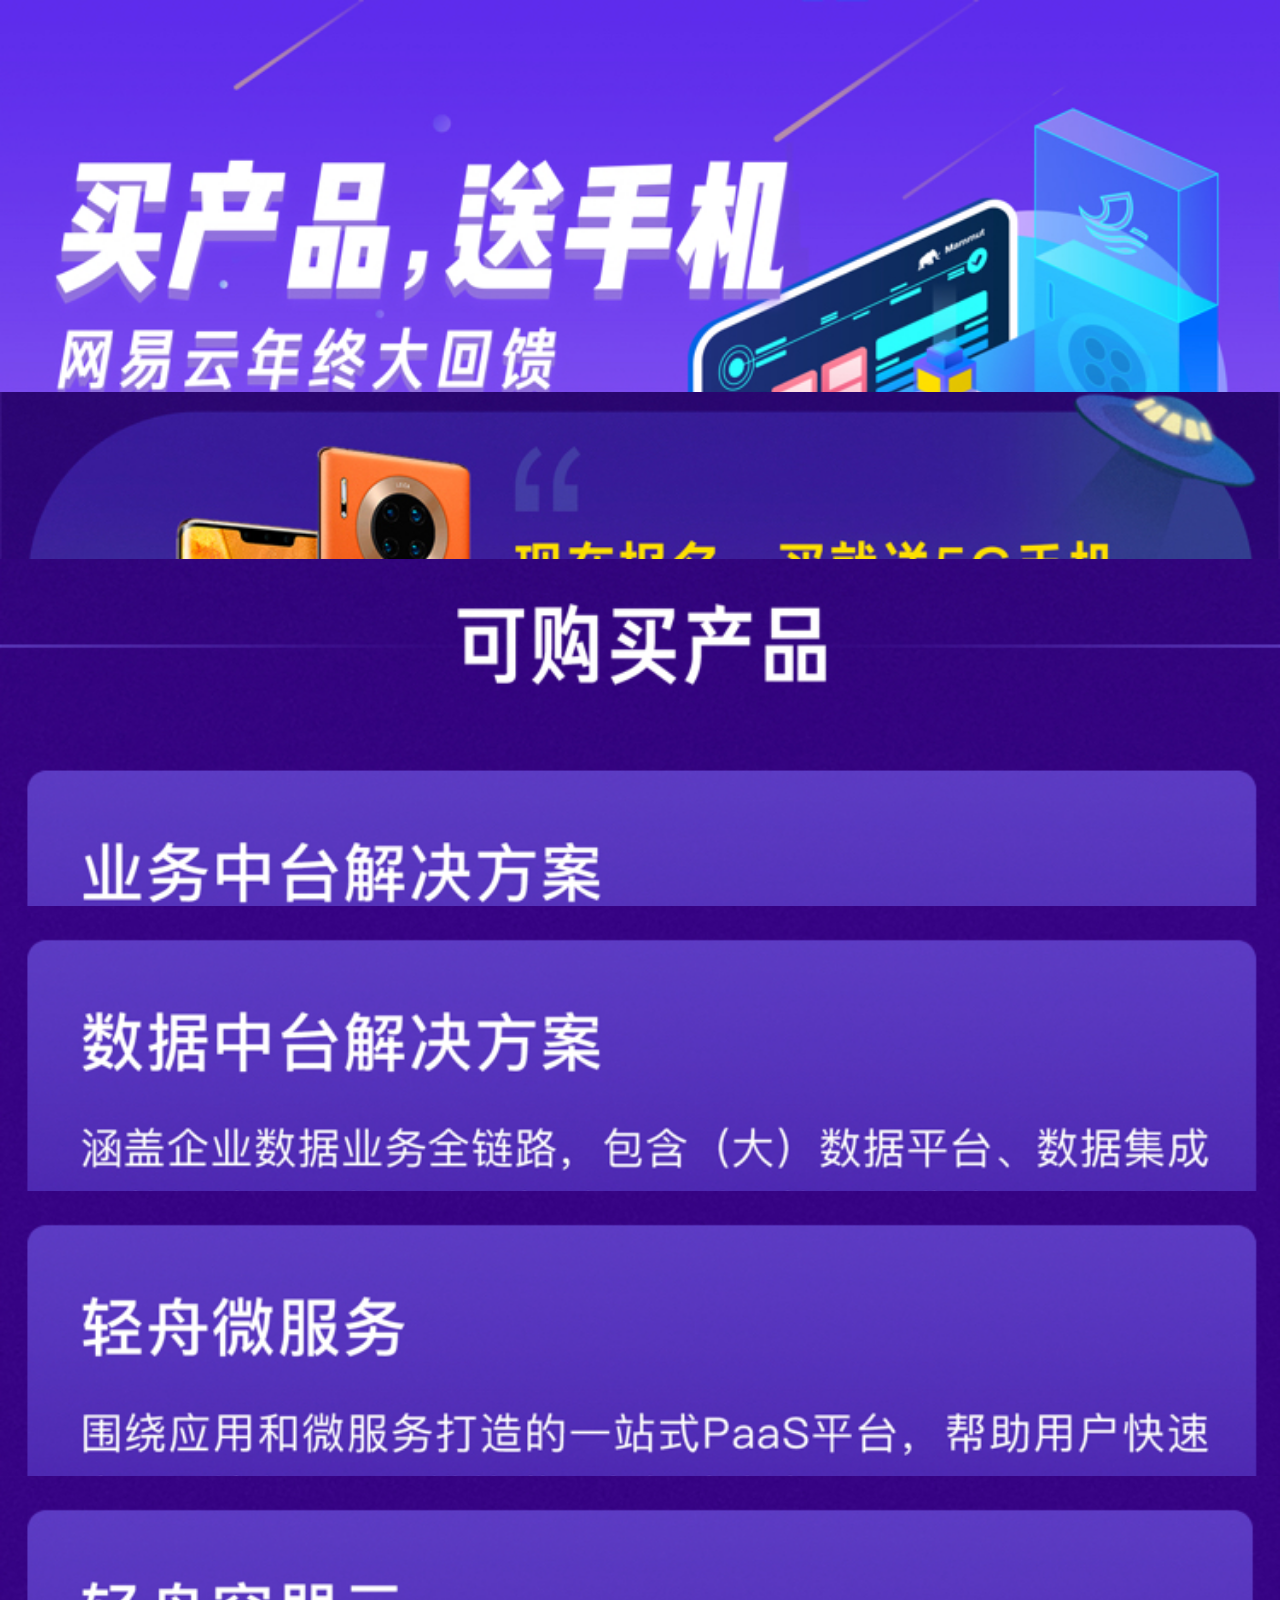
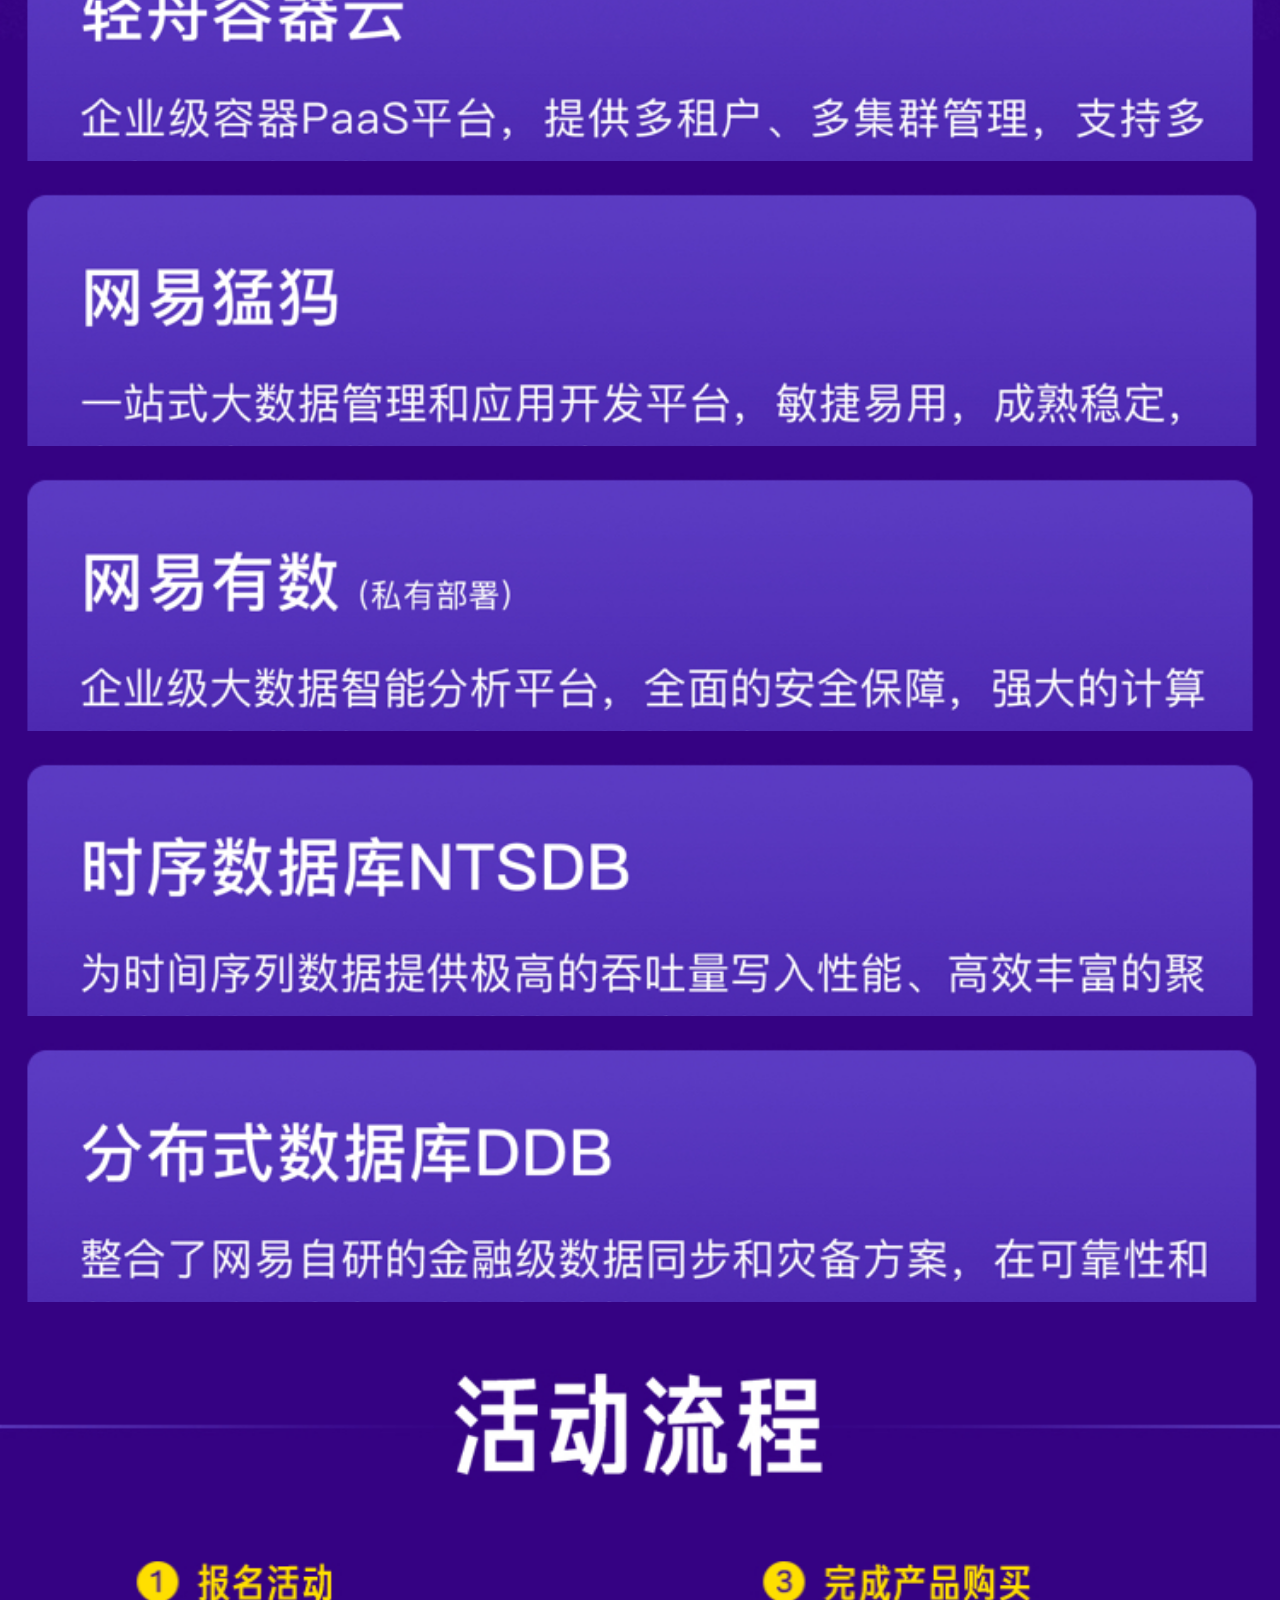
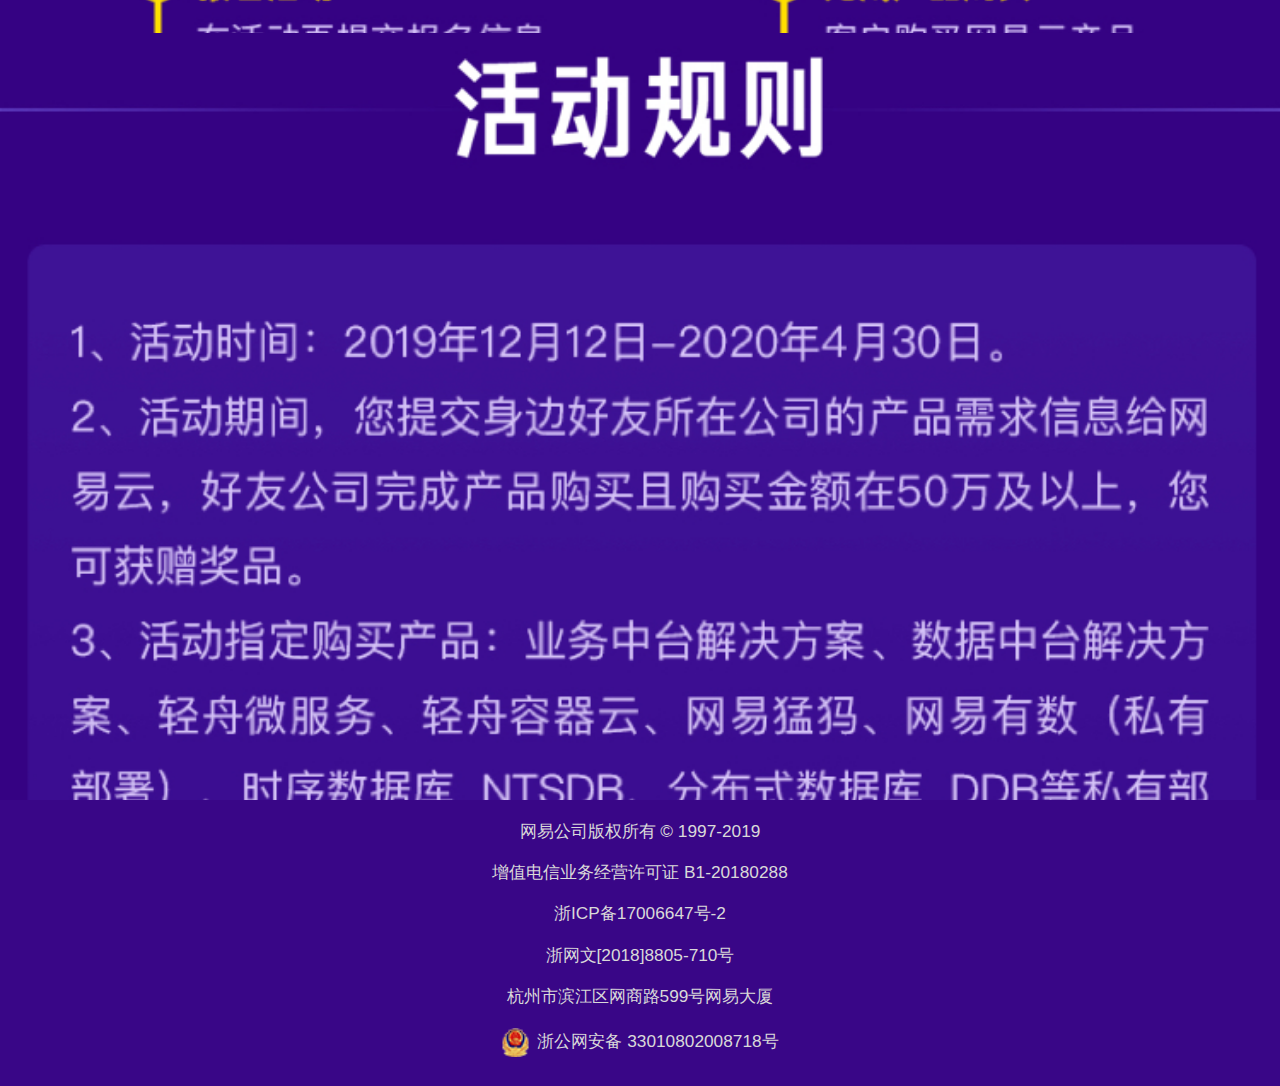
<file: m.163yun.com/index5.html>
<!DOCTYPE html>
<html lang="en">

<head>
    <meta charset="UTF-8">
    <meta name="viewport" content="width=device-width, initial-scale=1.0">
    <meta http-equiv="X-UA-Compatible" content="ie=edge">
    <title>Document</title>
    <script src="./js/flexible_css.debug.js"></script>
    <script src="./js/flexible.debug.js"></script>
    <link rel="stylesheet" href="./lib/normalize.css">
    <link rel="stylesheet" href="./css/index5.css">
</head>

<body>
    <div class="feedback">
        <div class="items-img-1"></div>
        <div class="items-img-2"></div>
        <div class="items-img-3"></div>
        <div class="items-img-4"></div>
        <div class="items-img-5"></div>
        <div class="items-img-6"></div>
        <div class="items-img-7"></div>
        <div class="items-img-8"></div>
        <div class="items-img-9"></div>
        <div class="items-img-10"></div>
        <div class="items-img-11"></div>
        <div class="items-img-12"></div>
        <div class="banquan">
            <p>网易公司版权所有 &copy; 1997-2019</p>
            <p>增值电信业务经营许可证 B1-20180288</p>
            <p>浙ICP备17006647号-2</p>
            <p>浙网文[2018]8805-710号</p>
            <p>杭州市滨江区网商路599号网易大厦</p>
            <p class="police"><i class="banquan-icon"><img src="./image/police.png" alt=""></i>浙公网安备 33010802008718号</p>
        </div>
    </div>
</body>

</html>
</file>
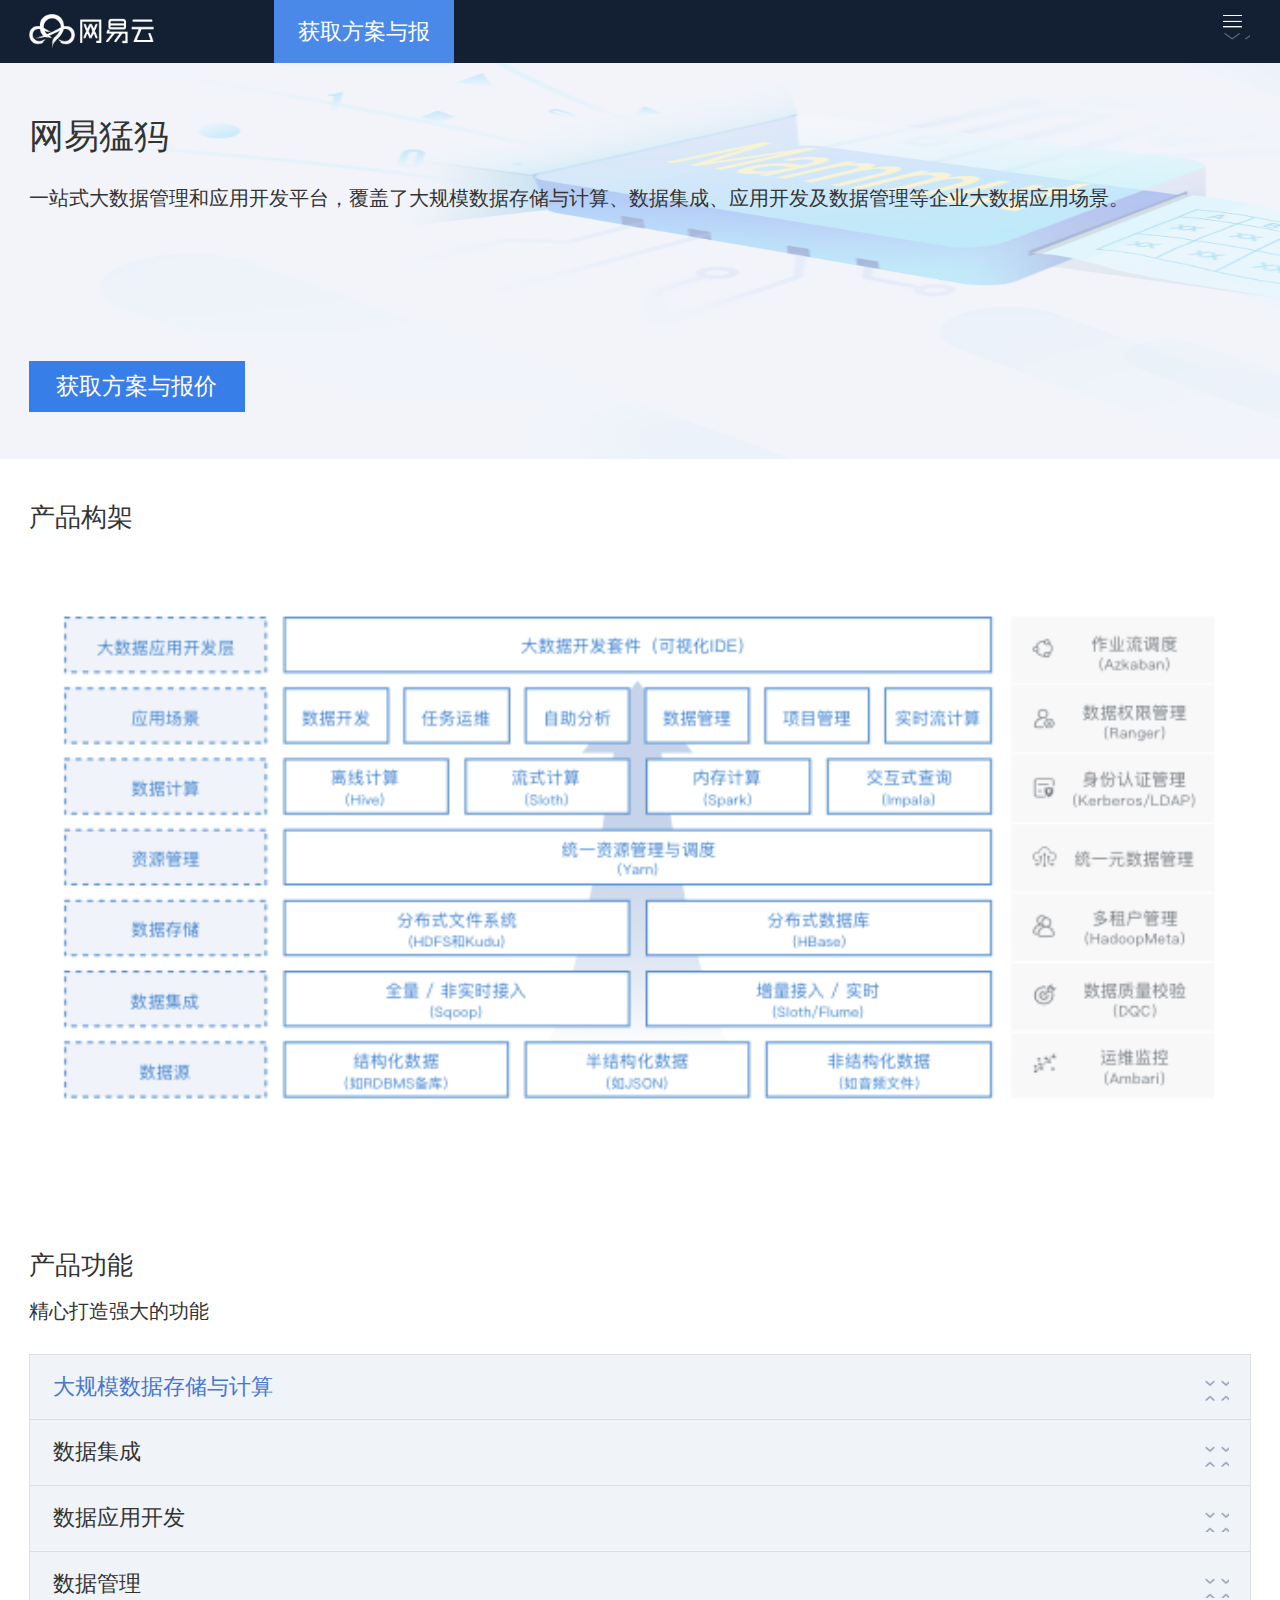
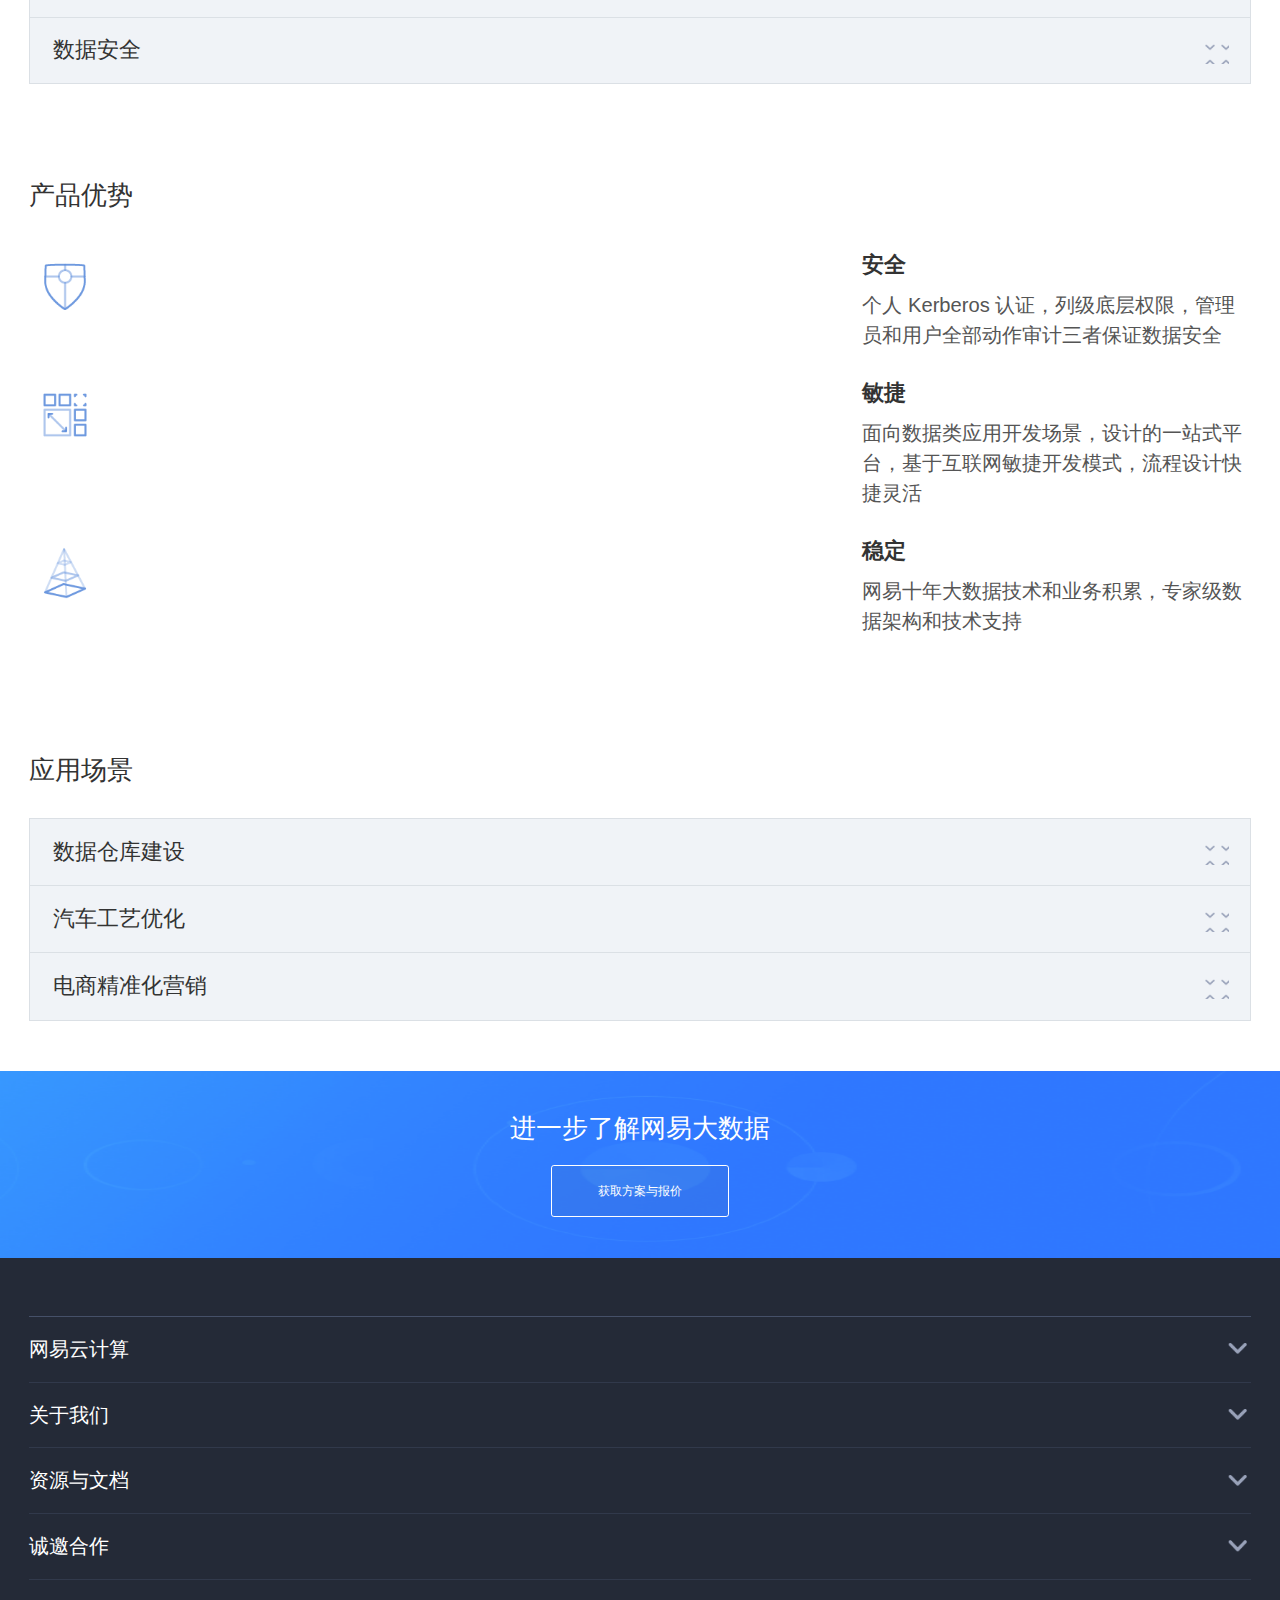
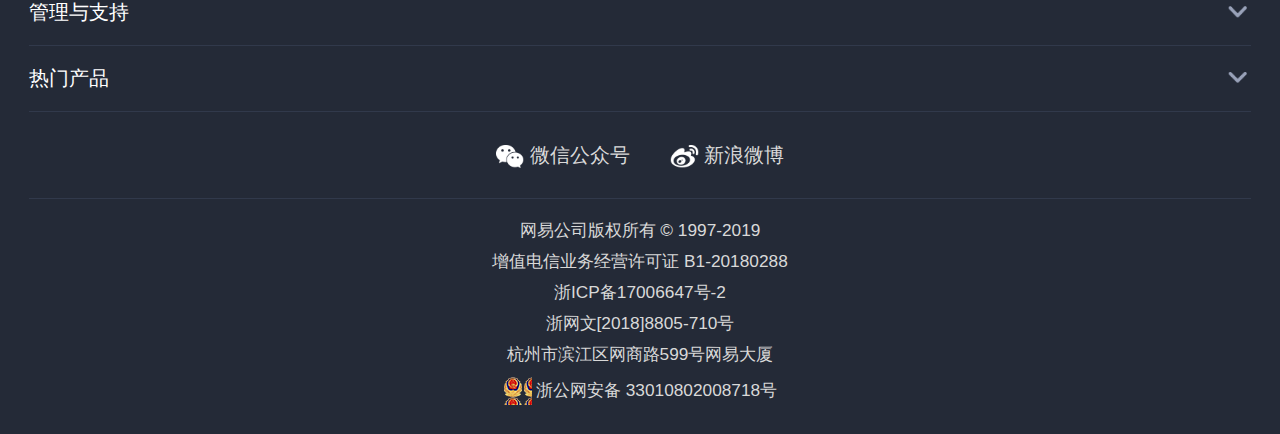
<file: m.163yun.com/mammoth.html>
<!DOCTYPE html>
<html lang="en">

<head>
    <meta charset="UTF-8">
    <meta name="viewport" content="width=device-width, initial-scale=1.0">
    <meta http-equiv="X-UA-Compatible" content="ie=edge">
    <title>Document</title>
    <script src="./js/flexible_css.debug.js"></script>
    <script src="./js/flexible.debug.js"></script>
    <link rel="stylesheet" href="./lib/normalize.css">
    <link rel="stylesheet" href="./css/mammoth.css">
</head>

<body>
    <!-- 1.顶部导航 -->
    <div class="topnav">
        <div class="topnav-left">
            <!-- 1.1顶部导航左边logo -->
            <div class="topnav-left-logo">
                <img src="./image/logo.png" alt="">
            </div>
            <!-- 1.2顶部导航中间but -->
            <div class="topnav-center">
                <a href="javascript:;">获取方案与报价</a>
            </div>
        </div>
        <!-- 1.3顶部导航右边图片 -->
        <div class="topnav-right">
            <span class="topnav-right-icon">
                <i class="topnav-right-iconfont"></i>
            </span>
        </div>
    </div>
    <!-- 2.网易云业务中台 -->
    <div class="middleground">
        <!-- 2.1轮播图图片 -->
        <div class="middleground-bcg">
            <!-- 2.1.1.1网易云业务中台内容 -->
            <div class="middleground-content">
                <!-- 2.1.1.1.1网易云业务中台内容标题 -->
                <div class="middleground-content-title">
                    <h3>网易猛犸</h3>
                </div>
                <!-- 2.1.1.1.2网易云业务中台内容介绍 -->
                <div class="middleground-content-introduce">
                    <p>一站式大数据管理和应用开发平台，覆盖了大规模数据存储与计算、数据集成、应用开发及数据管理等企业大数据应用场景。
                    </p>
                </div>
                <!-- 2.1.1.2了解详情与报价 -->
                <div class="detail">
                    <span class="detail-but">获取方案与报价</span>
                </div>
            </div>
        </div>
    </div>
    <!-- 3.产品构架 -->
    <div class="carcass">
        <!-- 3.1产品构架内容 -->
        <div class="carcass-content">
            <!-- 3.1.1产品构架内容标题 -->
            <div class="carcass-content-title">
                <h3>产品构架</h3>
            </div>
            <!-- 3.1.2产品构架内容介绍 -->
            <div class="carcass-content-introduce">
                <img src="./image/chanpingoujia.png" alt="">
            </div>
        </div>
    </div>
    <!-- 4.产品功能 -->
    <div class="function">
        <!-- 4.1产品功能内容 -->
        <div class="function-content">
            <!-- 4.1.1产品功能内容标题 -->
            <div class="function-content-title">
                <h3>产品功能</h3>
                <span>精心打造强大的功能</span>
            </div>
            <!-- 4.1.2产品功能内容介绍 -->
            <div class="function-content-introduce">
                <div class="function-items">
                    大规模数据存储与计算
                    <i></i>
                </div>
                <div class="function-items">
                    数据集成
                    <i></i>
                </div>
                <div class="function-items">
                    数据应用开发
                    <i></i>
                </div>
                <div class="function-items">
                    数据管理
                    <i></i>
                </div>
                <div class="function-items">
                    数据安全
                    <i></i>
                </div>
            </div>
        </div>
    </div>
    <!-- 5.产品优势 -->
    <div class="superiority">
        <!-- 5.1产品优势内容 -->
        <div class="superiority-content">
            <!-- 5.1.1产品优势内容标题 -->
            <div class="superiority-content-title">
                <h3>产品优势</h3>
            </div>
            <!-- 5.1.2产品优势内容介绍 -->
            <div class="superiority-content-introduce">
                <div class="superiority-items">
                    <img src="./image/youshi-1.png" alt="">
                    <div class="superiority-content-introduce-right">
                        <h3>安全</h3>
                        <p>个人 Kerberos 认证，列级底层权限，管理员和用户全部动作审计三者保证数据安全</p>
                    </div>
                </div>
                <div class="superiority-items">
                    <img src="./image/youshi-2.png" alt="">
                    <div class="superiority-content-introduce-right">
                        <h3>敏捷</h3>
                        <p>面向数据类应用开发场景，设计的一站式平台，基于互联网敏捷开发模式，流程设计快捷灵活</p>
                    </div>
                </div>
                <div class="superiority-items">
                    <img src="./image/youshi-3.png" alt="">
                    <div class="superiority-content-introduce-right">
                        <h3>稳定</h3>
                        <p>网易十年大数据技术和业务积累，专家级数据架构和技术支持</p>
                    </div>
                </div>
            </div>
        </div>
    </div>
    <!-- 6.应用场景 -->
    <div class="apply">
        <!-- 6.1应用场景内容 -->
        <div class="apply-content">
            <!-- 6.1.1应用场景内容标题 -->
            <div class="apply-content-title">
                <h3>应用场景</h3>
            </div>
            <!-- 6.1.2应用场景内容介绍 -->
            <div class="apply-content-introduce">
                <div class="apply-items">
                    数据仓库建设<i class="apply-items-icon"></i>
                </div>
                <div class="apply-items">
                    汽车工艺优化<i class="apply-items-icon"></i>
                </div>
                <div class="apply-items">
                    电商精准化营销<i class="apply-items-icon"></i>
                </div>
            </div>
        </div>
    </div>
    <!-- 7.获取方案与报价 -->
    <div class="scheme">
        <!-- 7.1获取方案与报价内容 -->
        <div class="scheme-content">
            <!-- 7.1.1获取方案与报价内容标题 -->
            <div class="scheme-content-title">
                <h3>进一步了解网易大数据</h3>
            </div>
            <!-- 7.1.1获取方案与报价按钮 -->
            <div class="scheme-content-but">
                <span href="javascript:;">获取方案与报价</span>
            </div>
        </div>
    </div>
    <!-- 6.底部导航 -->
    <div class="bottomnav">
        <!-- 6.1底部导航内容 -->
        <div class="bottomnav-content">
            <!-- 6.1.1底部导航内容概览 -->
            <div class="bottom-content-overview">
                <div class="bottomnav-items">
                    <h3>网易云计算<i class="bottom-items-iconfont"></i></h3>
                </div>
                <div class="bottomnav-items">
                    <h3>关于我们<i class="bottom-items-iconfont"></i></h3>
                </div>
                <div class="bottomnav-items">
                    <h3>资源与文档<i class="bottom-items-iconfont"></i></h3>
                </div>
                <div class="bottomnav-items">
                    <h3>诚邀合作<i class="bottom-items-iconfont"></i></h3>
                </div>
                <div class="bottomnav-items">
                    <h3>管理与支持<i class="bottom-items-iconfont"></i></h3>
                </div>
                <div class="bottomnav-items">
                    <h3>热门产品<i class="bottom-items-iconfont"></i></h3>
                </div>
                <div class="bottomnav-items-weixin">
                    <a href="javascript:;">
                        <i></i>
                        <span>微信公众号</span>
                    </a>
                    <a href="javascript:;">
                        <i></i>
                        <span>新浪微博</span>
                    </a>
                </div>
            </div>
        </div>
    </div>
    <!-- 7.版权 -->
    <div class="copyright">
        <div class="copyright-content">
            <p>网易公司版权所有 &copy; 1997-2019</p>
            <p>增值电信业务经营许可证 B1-20180288</p>
            <p>浙ICP备17006647号-2</p>
            <p>浙网文[2018]8805-710号</p>
            <p>杭州市滨江区网商路599号网易大厦</p>
            <p><i class="copyright-content-icon"></i>浙公网安备 33010802008718号</p>
        </div>
    </div>
</body>

</html>
</file>
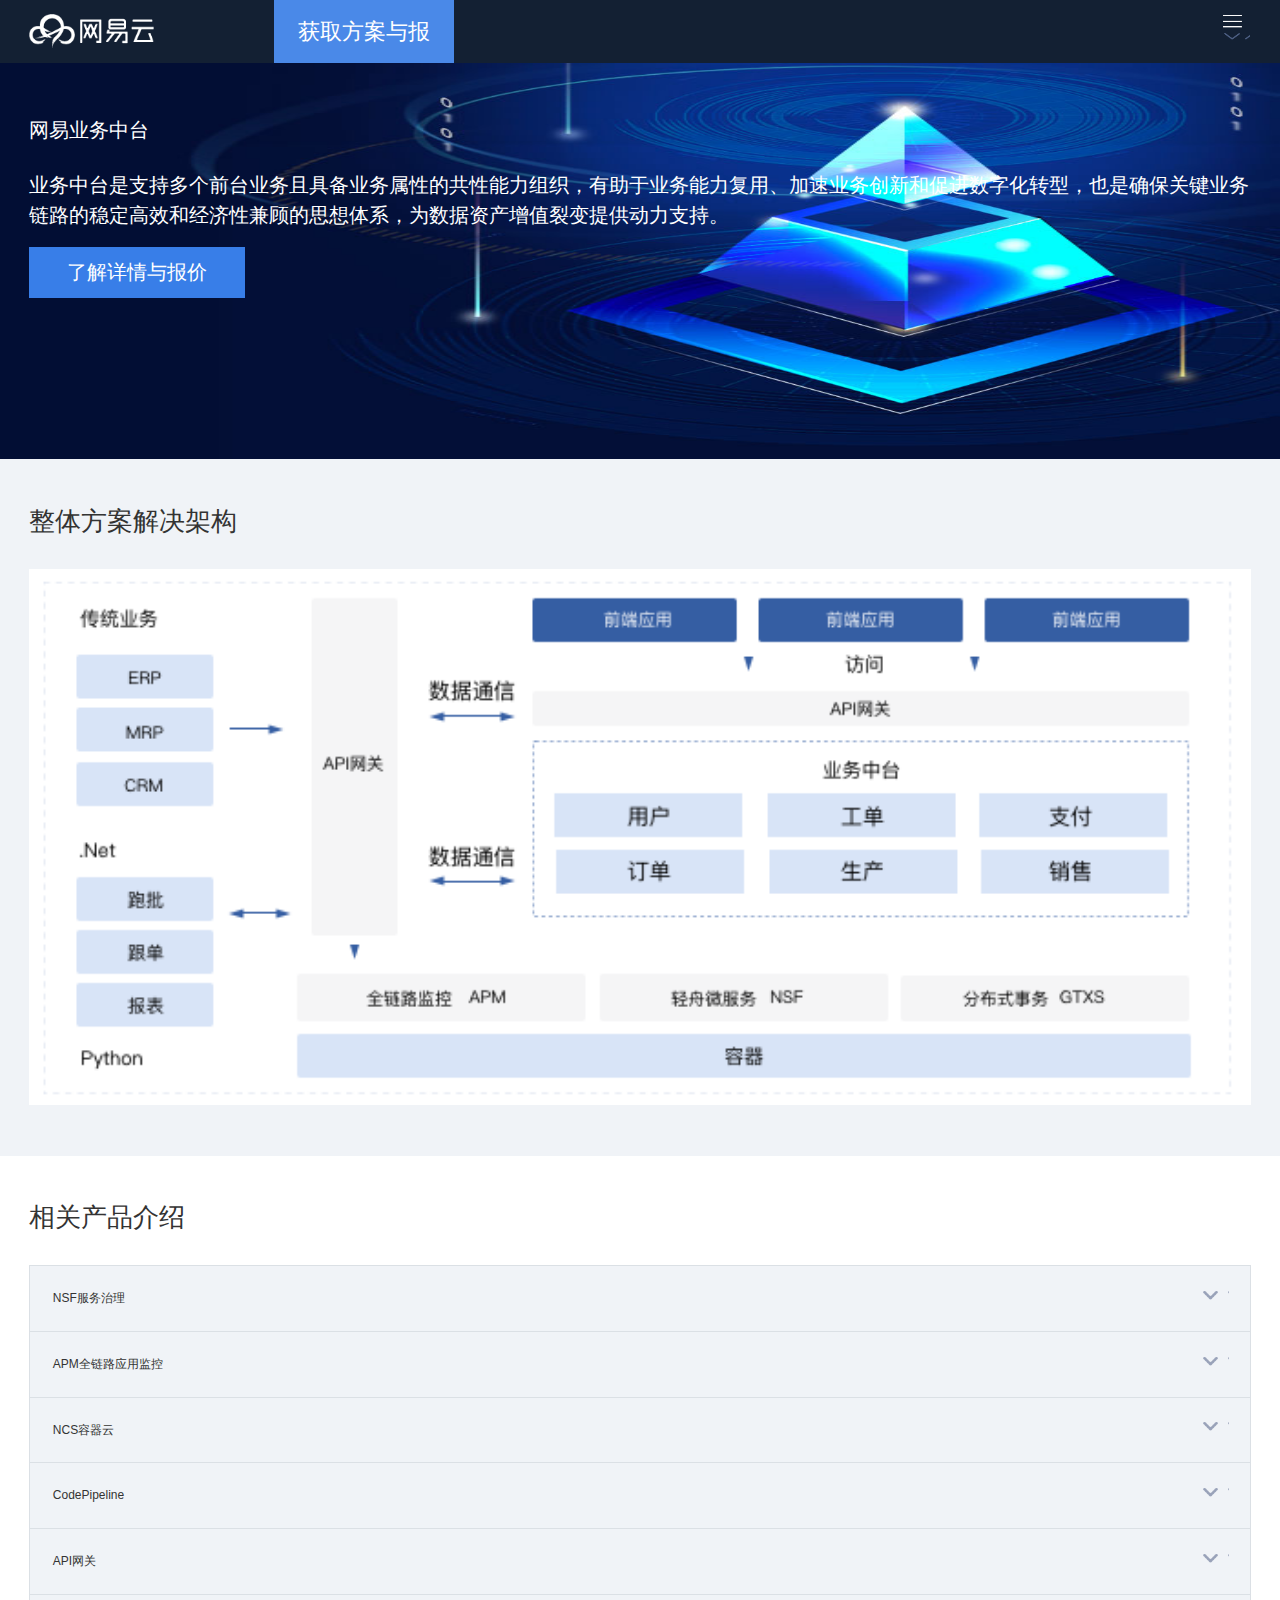
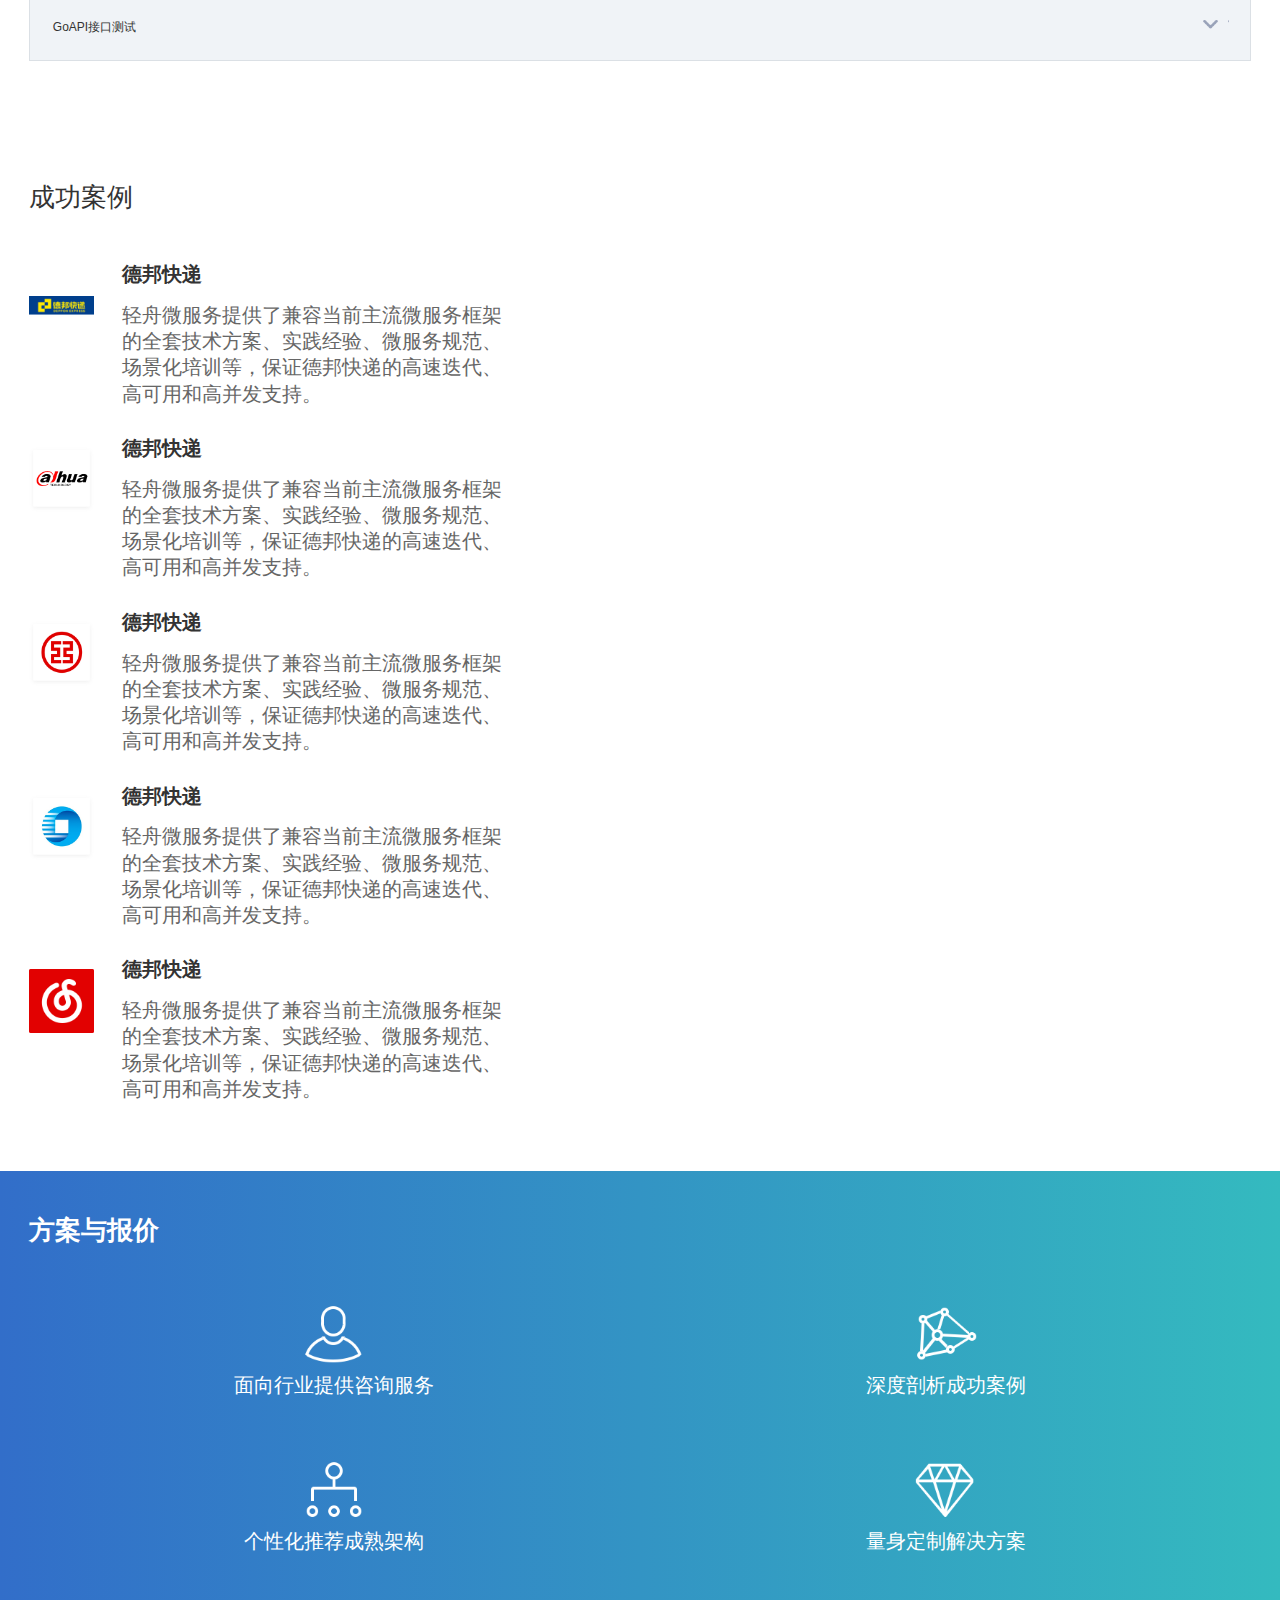
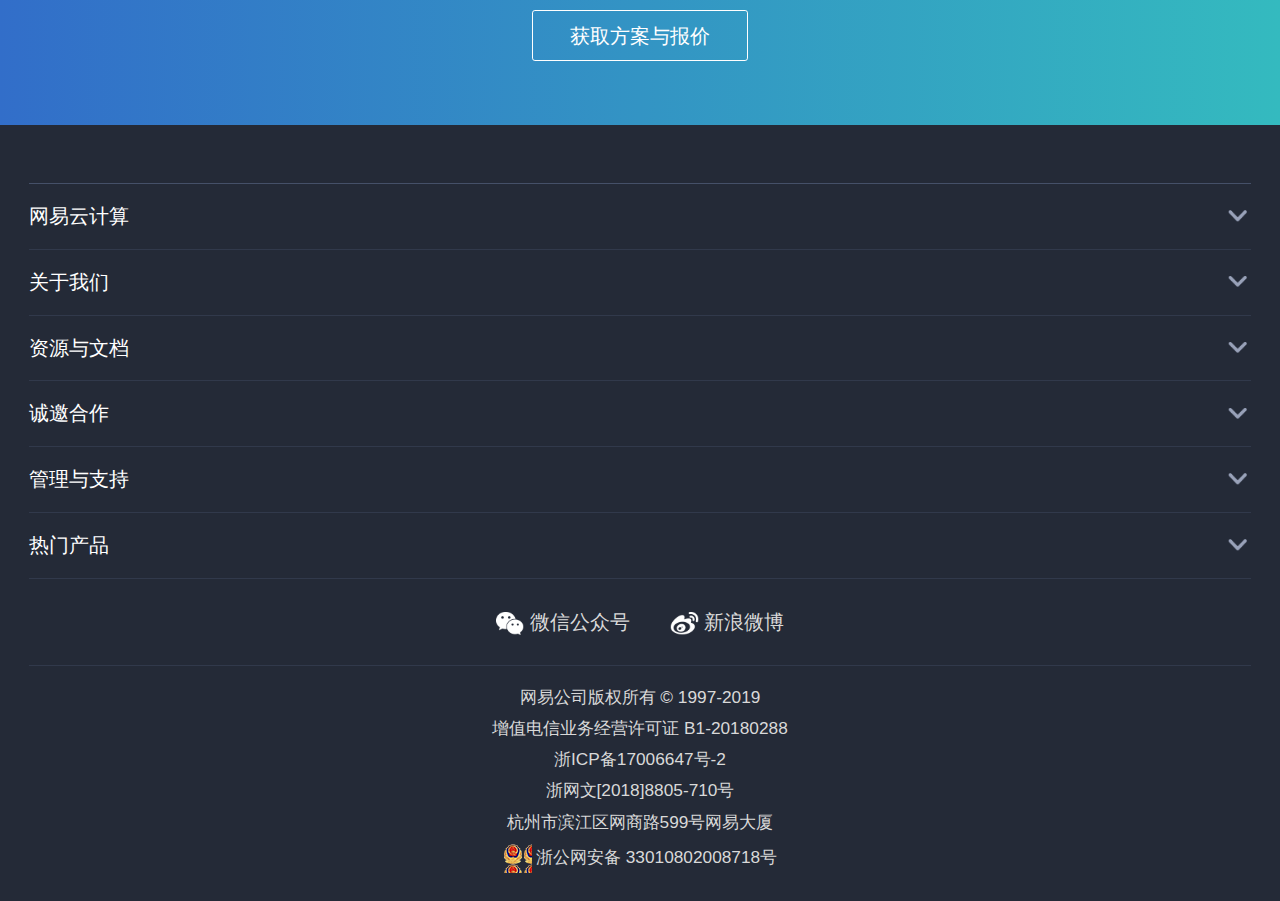
<file: m.163yun.com/vocational-work.html>
<!DOCTYPE html>
<html lang="en">

<head>
    <meta charset="UTF-8">
    <meta name="viewport" content="width=device-width, initial-scale=1.0">
    <meta http-equiv="X-UA-Compatible" content="ie=edge">
    <title>Document</title>
    <script src="./js/flexible_css.debug.js"></script>
    <script src="./js/flexible.debug.js"></script>
    <link rel="stylesheet" href="./lib/normalize.css">
    <link rel="stylesheet" href="./css/vocational-work.css">
</head>

<body>
    <!-- 1.顶部导航 -->
    <div class="topnav">
        <div class="topnav-left">
            <!-- 1.1顶部导航左边logo -->
            <div class="topnav-left-logo">
                <img src="./image/logo.png" alt="">
            </div>
            <!-- 1.2顶部导航中间but -->
            <div class="topnav-center">
                <a href="javascript:;">获取方案与报价</a>
            </div>
        </div>
        <!-- 1.3顶部导航右边图片 -->
        <div class="topnav-right">
            <span class="topnav-right-icon">
                <i class="topnav-right-iconfont"></i>
            </span>
        </div>
    </div>
    <!-- 2.网易云业务中台 -->
    <div class="middleground">
        <!-- 2.1轮播图图片 -->
        <div class="middleground-bcg">
            <!-- 2.1.1.1网易云业务中台内容 -->
            <div class="middleground-content">
                <!-- 2.1.1.1.1网易云业务中台内容标题 -->
                <div class="middleground-content-title">
                    <h3>网易业务中台</h3>
                </div>
                <!-- 2.1.1.1.2网易云业务中台内容介绍 -->
                <div class="middleground-content-introduce">
                    <p>业务中台是支持多个前台业务且具备业务属性的共性能力组织，有助于业务能力复用、加速业务创新和促进数字化转型，也是确保关键业务链路的稳定高效和经济性兼顾的思想体系，为数据资产增值裂变提供动力支持。
                    </p>
                </div>
                <!-- 2.1.1.2了解详情与报价 -->
                <div class="detail">
                    <span class="detail-but">了解详情与报价</span>
                </div>
            </div>
        </div>
    </div>
    <!-- 3.整体方案解决构架 -->
    <div class="carcass">
        <!-- 3.1整体方案解决构架内容 -->
        <div class="carcass-content">
            <!-- 3.1.1整体方案解决构架内容标题 -->
            <div class="carcass-content-title">
                <h3>整体方案解决架构</h3>
            </div>
            <!-- 3.1.2整体方案解决构架内容图片 -->
            <div class="carcass-content-img">
                <img src="./image/jiejuefangan.png" alt="">
            </div>
        </div>
    </div>
    <!-- 4.相关产品介绍 -->
    <div class="product">
        <!-- 4.1相关产品介绍内容 -->
        <div class="product-content">
            <!-- 4.1.1相关产品介绍内容标题 -->
            <div class="product-content-title">
                <h3>相关产品介绍</h3>
            </div>
            <!-- 4.1.2相关产品内容介绍 -->
            <div class="product-content-introduce">
                <div class="product-content-introduce-items">
                    NSF服务治理<i class="product-items-icon"></i>
                </div>
                <div class="product-content-introduce-items">
                    APM全链路应用监控<i class="product-items-icon"></i>
                </div>
                <div class="product-content-introduce-items">
                    NCS容器云<i class="product-items-icon"></i>
                </div>
                <div class="product-content-introduce-items">
                    CodePipeline<i class="product-items-icon"></i>
                </div>
                <div class="product-content-introduce-items">
                    API网关<i class="product-items-icon"></i>
                </div>
                <div class="product-content-introduce-items">
                    GoAPI接口测试<i class="product-items-icon"></i>
                </div>
            </div>
        </div>
    </div>
    <!-- 5.成功案例 -->
    <div class="case">
        <!-- 5.1成功案例内容 -->
        <div class="case-content">
            <!-- 5.1.1成功案例内容标题 -->
            <div class="case-content-title">
                <h3>成功案例</h3>
            </div>
            <!-- 5.1.2成功案例内容商家 -->
            <div class="case-content-seller">
                <div class="case-content-seller-items">
                    <div class="items-left">
                        <img src="./image/shangjia.jpeg" alt="">
                    </div>
                    <div class="items-right">
                        <h4 class="items-right-title">德邦快递</h4>
                        <p>轻舟微服务提供了兼容当前主流微服务框架的全套技术方案、实践经验、微服务规范、场景化培训等，保证德邦快递的高速迭代、高可用和高并发支持。</p>
                    </div>
                </div>
                <div class="case-content-seller-items">
                    <div class="items-left">
                        <img src="./image/shangjia2.png" alt="">
                    </div>
                    <div class="items-right">
                        <h4 class="items-right-title">德邦快递</h4>
                        <p>轻舟微服务提供了兼容当前主流微服务框架的全套技术方案、实践经验、微服务规范、场景化培训等，保证德邦快递的高速迭代、高可用和高并发支持。</p>
                    </div>
                </div>
                <div class="case-content-seller-items">
                    <div class="items-left">
                        <img src="./image/shangjia3.png" alt="">
                    </div>
                    <div class="items-right">
                        <h4 class="items-right-title">德邦快递</h4>
                        <p>轻舟微服务提供了兼容当前主流微服务框架的全套技术方案、实践经验、微服务规范、场景化培训等，保证德邦快递的高速迭代、高可用和高并发支持。</p>
                    </div>
                </div>
                <div class="case-content-seller-items">
                    <div class="items-left">
                        <img src="./image/shangjia4.png" alt="">
                    </div>
                    <div class="items-right">
                        <h4 class="items-right-title">德邦快递</h4>
                        <p>轻舟微服务提供了兼容当前主流微服务框架的全套技术方案、实践经验、微服务规范、场景化培训等，保证德邦快递的高速迭代、高可用和高并发支持。</p>
                    </div>
                </div>
                <div class="case-content-seller-items">
                    <div class="items-left">
                        <img src="./image/shangjia5.png" alt="">
                    </div>
                    <div class="items-right">
                        <h4 class="items-right-title">德邦快递</h4>
                        <p>轻舟微服务提供了兼容当前主流微服务框架的全套技术方案、实践经验、微服务规范、场景化培训等，保证德邦快递的高速迭代、高可用和高并发支持。</p>
                    </div>
                </div>
            </div>
        </div>
    </div>
    <!-- 5.方案与报价 -->
    <div class="offer">
        <!-- 5.1方案与报价内容 -->
        <div class="offer-content">
            <!-- 5.1.1方案与报价内容标题 -->
            <div class="offer-content-title">
                <h3>方案与报价</h3>
            </div>
            <!-- 5.1.2方案与报价内容介绍 -->
            <div class="offer-content-introduce">
                <div class="offer-content-items">
                    <img src="./image/baojia-1.png" alt="">
                    <span>面向行业提供咨询服务</span>
                </div>
                <div class="offer-content-items">
                    <img src="./image/baojia-2.png" alt="">
                    <span>深度剖析成功案例</span>
                </div>
                <div class="offer-content-items">
                    <img src="./image/baojia-3.png" alt="">
                    <span>个性化推荐成熟架构</span>
                </div>
                <div class="offer-content-items">
                    <img src="./image/baojia-4.png" alt="">
                    <span>量身定制解决方案</span>
                </div>

            </div>
            <!-- 5.1.3方案与报价内容按钮 -->
            <div class="offer-bottom-but">
                <span>获取方案与报价</span>
            </div>
        </div>
    </div>
    <!-- 6.底部导航 -->
    <div class="bottomnav">
        <!-- 6.1底部导航内容 -->
        <div class="bottomnav-content">
            <!-- 6.1.1底部导航内容概览 -->
            <div class="bottom-content-overview">
                <div class="bottomnav-items">
                    <h3>网易云计算<i class="bottom-items-iconfont"></i></h3>
                </div>
                <div class="bottomnav-items">
                    <h3>关于我们<i class="bottom-items-iconfont"></i></h3>
                </div>
                <div class="bottomnav-items">
                    <h3>资源与文档<i class="bottom-items-iconfont"></i></h3>
                </div>
                <div class="bottomnav-items">
                    <h3>诚邀合作<i class="bottom-items-iconfont"></i></h3>
                </div>
                <div class="bottomnav-items">
                    <h3>管理与支持<i class="bottom-items-iconfont"></i></h3>
                </div>
                <div class="bottomnav-items">
                    <h3>热门产品<i class="bottom-items-iconfont"></i></h3>
                </div>
                <div class="bottomnav-items-weixin">
                    <a href="javascript:;">
                        <i></i>
                        <span>微信公众号</span>
                    </a>
                    <a href="javascript:;">
                        <i></i>
                        <span>新浪微博</span>
                    </a>
                </div>
            </div>
        </div>
    </div>
    <!-- 7.版权 -->
    <div class="copyright">
        <div class="copyright-content">
            <p>网易公司版权所有 &copy; 1997-2019</p>
            <p>增值电信业务经营许可证 B1-20180288</p>
            <p>浙ICP备17006647号-2</p>
            <p>浙网文[2018]8805-710号</p>
            <p>杭州市滨江区网商路599号网易大厦</p>
            <p><i class="copyright-content-icon"></i>浙公网安备 33010802008718号</p>
        </div>
    </div>
</body>

</html>
</file>
<file: m.163yun.com/css/index.css>
.topnav {
    width: 100%;
    height: calc(44rem / 37.5);
    background-color: #132033;
    overflow: hidden;
}

.topnav-left {
    float: left;
    width: calc(315rem / 37.5);
    
}

.topnav-left-logo {
    float: left;
    width: calc(87rem / 37.5);
    margin-top: calc(10rem / 37.5);
    margin-left: calc(20rem / 37.5);
}

.topnav-left-logo img {
    width: 100%;
    height: 100%;
}

.topnav-center {
    float: right;
    width: calc(125rem / 37.5);
    height: calc(44rem / 37.5);
    line-height: calc(44rem / 37.5);
    text-align: center;
}

.topnav-center a {
    display: block;
    padding: 0 calc(10rem / 37.5);
    color: #fff;
    font-size: calc(15rem / 37.5);
    background-color: #4a89e8;
}

.topnav-right {
    float: right;
    width: calc(60rem / 37.5);
    height: calc(44rem / 37.5);
    
}

.topnav-right-icon {
    display: block;
    width: 100%;
    height: 100%;
    overflow: hidden;
}

.topnav-right-iconfont {
    display: block;
    width: calc(19rem / 37.5);
    height: calc(19rem / 37.5);
    background-image: url(../image/icons.png);
    background-position: -1px -15px;
    background-repeat: no-repeat;
    background-size: 42px 108px;
    margin: 12.5px auto;
}

.cartoon {
    position: relative;
}

.cartoon-img  {
    width: 100%;
    height: calc(325rem / 37.5);
    
}

.cartoon-img a {
    display: block;
    width: 100%;
    
}

.cartoon-img a img {
    width: 100%;
}

.cartoon-bottom-but  {
    position: absolute;
    right: 0;
    width: 100%;
    height: calc(3rem / 37.5);
    bottom: calc(15rem / 37.5);
    text-align: center;
    font-size: 0;
}

.cartoon-bottom-but-items {
    /* float: left; */
    display: inline-block;
    width: calc(8rem / 37.5);
    height: 100%;
    background-color: #fff;
    margin: 0 calc(3rem / 37.5);
}

.cartoon-bottom-but-items:nth-last-child(-n+4) {
    background: rgba(92,110,130,.6);
}

.digitalize {
    width: 100%;
    padding-top: calc(30rem / 37.5);
    padding-bottom: calc(40rem / 37.5);
}

.digitalize-content {
    padding: 0 calc(20rem / 37.5);
}

.digitalize-content-title {
    text-align: center;
}

.digitalize-content-title h2 {
    font-size: calc(18rem / 37.5);
    line-height: calc(26rem / 37.5);
}

.digitalize-content-title p {
    padding-top: calc(10rem / 37.5);
    color: #666;
    font-size: calc(14rem / 37.5);
}

.digitalize-content-introduce-title{
    padding-top: calc(30rem / 37.5);
}

.digitalize-content-introduce-title h3 {
    font-size: calc(15rem / 37.5);
    padding-left: calc(7rem / 37.5);
    position: relative;
    line-height: calc(22rem / 37.5);
}

.digitalize-content-introduce-title h3::before {
    content: "";
    position: absolute;
    left: 0;
    top: 0;
    width: calc(2rem / 37.5);
    height: calc(22rem / 37.5);
    background-color: #3e83e3;
}

.digitalize-content-introduce-title p {
    padding-top: calc(10rem / 37.5);
    height: calc(72rem / 37.5);
    line-height: 1.3;
    overflow: hidden;
    font-size: calc(14rem / 37.5);
    color: #666;
}

.digitalize-content-introduce-content {
    padding-top: calc(20rem / 37.5);
}

.digitalize-content-introduce-items {
    margin-top: 10px;
    padding: calc(20rem / 37.5) calc(15rem / 37.5);
    overflow: hidden;
    border: calc(1rem / 37.5) solid #adb8d0;
}

.digitalize-content-introduce-items-img {
    width: calc(30rem / 37.5);
    height: calc(30rem / 37.5);
    margin-right: calc(15rem / 37.5);
    display: inline-block;
}

.digitalize-content-introduce-items img {
    width: 100%;
    height: 100%;
}

.digitalize-content-introduce-items h3 {    
    display: inline-block;
    line-height: calc(30rem / 37.5);
    font-size: calc(15rem / 37.5);
}

.digitalize-content-introduce-items p {
    padding-top: calc(15rem / 37.5);
    height: calc((51rem - 15rem) / 37.5);
    line-height: 1.3;
    font-size: calc(14rem / 37.5);
    overflow: hidden;
    color: #666;
}

.introduce-items-but {
    float: left;
    font-size: calc(13rem / 37.5);
    padding: calc(3rem / 37.5) calc(12rem / 37.5);
    border: calc(1rem / 37.5) solid #3e83e3;
    color:#3e83e3;
    margin-top: calc(10rem / 37.5);

}

.introduce-items-but:nth-last-child(-n+2) {
    margin-left: calc(10rem / 37.5);
}


/* 3.双引擎 */

.drive {
    width: 100%;
    padding-top: calc(30rem / 37.5);
    padding-bottom: calc(40rem / 37.5);
    background-color: #f7f8fa;
}

.drive-content {
    padding: 0 calc(20rem / 37.5);
}

.drive-content-title {
    text-align: center;
}

.drive-content-title h2 {
    font-size: calc(18rem / 37.5);
    line-height: calc(26rem / 37.5);
}

.drive-content-title p {
    padding-top: calc(10rem / 37.5);
    color: #666;
    font-size: calc(14rem / 37.5);
}

.drive-content-introduce-title{
    padding-top: calc(30rem / 37.5);
}

.drive-content-introduce-title h3 {
    font-size: calc(15rem / 37.5);
    padding-left: calc(7rem / 37.5);
    position: relative;
    line-height: calc(22rem / 37.5);
}

.drive-content-introduce-title h3::before {
    content: "";
    position: absolute;
    left: 0;
    top: 0;
    width: calc(2rem / 37.5);
    height: calc(22rem / 37.5);
    background-color: #3e83e3;
}

.drive-content-introduce-title p {
    padding-top: calc(10rem / 37.5);
    height: calc(72rem / 37.5);
    line-height: 1.3;
    overflow: hidden;
    font-size: calc(14rem / 37.5);
    color: #666;
}

.drive-content-introduce-content {
    padding-top: calc(20rem / 37.5);
}

.drive-content-introduce-items {
    margin-top: 10px;
    padding: calc(20rem / 37.5) calc(15rem / 37.5);
    overflow: hidden;
    border: calc(1rem / 37.5) solid #adb8d0;
}

.drive-content-introduce-items-img {
    width: calc(30rem / 37.5);
    height: calc(30rem / 37.5);
    margin-right: calc(15rem / 37.5);
    display: inline-block;
}

.drive-content-introduce-items img {
    width: 100%;
    height: 100%;
}

.drive-content-introduce-items h3 {    
    display: inline-block;
    line-height: calc(30rem / 37.5);
    font-size: calc(15rem / 37.5);
}

.drive-content-introduce-items p {
    padding-top: calc(15rem / 37.5);
    height: calc((51rem - 15rem) / 37.5);
    line-height: 1.3;
    font-size: calc(14rem / 37.5);
    overflow: hidden;
    color: #666;
}

.drive-items-but {
    float: left;
    font-size: calc(13rem / 37.5);
    padding: calc(3rem / 37.5) calc(12rem / 37.5);
    border: calc(1rem / 37.5) solid #3e83e3;
    color:#3e83e3;
    margin-top: calc(10rem / 37.5);
}

.drive .introduce-items-but {
    margin-left: 0;
}

.core {
    width: 100%;
    padding: calc(30rem / 37.5) 0 calc(40rem / 37.5);
}

.core-content {
    width: 100%;
    padding: 0 calc(20rem / 37.5) 0;
    box-sizing: border-box;
}

.core-content-title {
    text-align: center;
}

.core-content-title h3 {
    font-size: calc(18rem / 37.5);
    line-height: calc(26rem / 37.5);
}

.core-content-title p {
    font-size: calc(14rem / 37.5);
    padding-top: calc(8rem / 37.5);
    line-height: 1.3;
}

.core-content-title .private {
    position: relative;
    display: inline-block;
    padding-top: calc(20rem / 37.5);
    font-size: calc(14rem / 37.5);
}

.core-content-title .private::before {
    content: "";
    position: absolute;
    left: calc(80rem / 37.5);
    top: calc(27rem / 37.5);
    width: calc(35rem / 37.5);
    height: calc(1rem / 37.5);
    background-color: #999;
}

.core-content-title .private::after {
    content: "";
    position: absolute;
    right: 0;
    top: calc(27rem / 37.5);
    width: calc(35rem / 37.5);
    height: calc(1rem / 37.5);
    background-color: #999;
    left: calc(-60rem / 37.5);
}

.core-content-introduce {
    padding-top: calc(8rem / 37.5);
    position: relative;
}

.mammoth {
    position: absolute;
    top: 17px;
    left: 0;
    width: 100%;
    height: 131px;
}

.data {
    position: absolute;
    top: 160px;
    left: 0;
    width: 100%;
    height: 111px;
}

.activity {
    position: absolute;
    top: 283px;
    left: 0;
    width: 100%;
    height: 111px;
}

.vocational-work {
    position: absolute;
    top: 406px;
    left: 0;
    width: 100%;
    height: 111px;
}

.introduce-items {
    padding: calc(15rem / 37.5);
    margin-top: calc(10rem / 37.5);
    border: calc(1rem/37.5) solid #e3e4e5;
    background-color: #f5f7fa;
}

.introduce-items h3 {
    font-size: calc(15rem / 37.5);
    padding-bottom: calc(15rem / 37.5);
    border-bottom: calc(1rem / 37.5) solid rgba(73,75,83,.2);
}

.introduce-items h3 .items-iconfont {
    float: right;
    width: calc(15rem / 37.5);
    height: calc(15rem / 37.5);
    text-align: center;
}

.introduce-items p {
    padding-top: calc(12rem / 37.5);
    line-height: 1.3;
    font-size: calc(14rem / 37.5);
}

.ensure {
    width: 100%;
    background-color: #f5f7fa;
    padding: calc(30rem / 37.5) 0;
}

.ensure-content {
    padding: 0 calc(20rem / 37.5);
}

.ensure-content-title {
    text-align: center;
}

.ensure-content-title h3{
    font-size: calc(18rem / 37.5);
    line-height: calc(25rem / 37.5);
}

.ensure-content-title p {
    margin-top: calc(10rem / 37.5);
    font-size: calc(14rem / 37.5);
    color: #666;
}

.ensure-content-seller {
    text-align: center;
    margin-top: calc(25rem / 37.5);
}

.ensure-content-seller a {
    text-decoration: none;
}

.ensure-content-seller a img {
    width: calc(50rem / 37.5);
    height: calc(50rem / 37.5);
}

.bottomnav {
    padding-top: calc(40rem / 37.5);
    background-color: #242a37;
    color: #fff;
}

.bottomnav-content {
    padding: 0 calc(20rem / 37.5);
}

.bottomnav-items {
    border-bottom: calc(1rem / 37.5) solid #31394b;
}

.bottomnav-items:first-child {
    border-top: calc(1rem / 37.5) solid #455068;
}

.bottomnav-items h3 {
    font-size: calc(14rem / 37.5);
    line-height: calc(45rem / 37.5);
    position: relative;
}

.bottom-items-iconfont {
    /* float: right; */
    display: inline-block;
    position: absolute;
    right: 0;
    top: calc(12rem / 37.5);
    width: calc(19rem / 37.5);
    height: calc(19rem / 37.5);
    background-image: url(../image/m_footer_fold_icon@2x.png);
    background-position: -2px -1px;
    background-size: calc(22rem / 37.5);
    line-height: calc(45rem / 37.5);
}

.bottomnav-items-weixin {
    font-size: calc(14rem / 37.5);
    text-align: center;
    height: calc(60rem / 37.5);
    line-height: calc(60rem / 37.5);
    border-bottom: calc(1rem / 37.5) solid #31394b;
}

.bottomnav-items-weixin a {
    text-decoration: none;
    color: #fff;
}

.bottomnav-items-weixin a:first-child i{
    display: inline-block;
    width: calc(20rem / 37.5);
    height: calc(20rem / 37.5);
    background-image: url(../image/weixin.png);
    background-size: 100% 100%;
    vertical-align: middle;
}

.bottomnav-items-weixin a:last-child i{
    display: inline-block;
    width: calc(20rem / 37.5);
    height: calc(20rem / 37.5);
    background-image: url(../image/weibo.png);
    background-size: 100% 100%;
    vertical-align: middle;
}

.bottomnav-items-weixin a:last-child {
    margin-left: calc(24rem / 37.5);
}

.copyright {
    background-color: #242a37;
    color: #d9d9d9;
    text-align: center;
}

.copyright-content {
    padding: 0 calc(20rem / 37.5) calc(20rem / 37.5);
}

.copyright-content p {
    padding-top: calc(8rem / 37.5);
    font-size: calc(12rem / 37.5);
}

.copyright-content p:first-child {
    padding-top: calc(15rem / 37.5);
}

.copyright-content-icon {
    display: inline-block;
    width: calc(20rem / 37.5);
    height: calc(20rem / 37.5);
    background-image: url(../image/police.png);
    vertical-align: middle;
    margin-right: calc(3rem / 37.5);
}
</file>
<file: m.163yun.com/css/activity.css>
html,body {
    width: 100%;
    padding: 0;
    margin: 0;
}

.feedback {
    width: 100%;
}

.items-img-1 {
    width: 100%;
    height: calc(272rem / 37.5);
    background-image: url(../image/index5-1.jpeg);
    background-size: 100%;
}

.items-img-2 {
    width: 100%;
    height: calc(116rem / 37.5);
    background-image: url(../image/index5-2.jpeg);
    background-size: 100%;
}

.items-img-3 {
    width: 100%;
    height: calc(241rem / 37.5);
    background-image: url(../image/index5-3.jpeg);
    background-size: 100%;
}

.items-img-4 {
    width: 100%;
    height: calc(198rem / 37.5);
    background-image: url(../image/index5-4.jpeg);
    background-size: 100%;
}

.items-img-5 {
    width: 100%;
    height: calc(198rem / 37.5);
    background-image: url(../image/index5-5.jpeg);
    background-size: 100%;
}

.items-img-6 {
    width: 100%;
    height: calc(198rem / 37.5);
    background-image: url(../image/index5-6.jpeg);
    background-size: 100%;
}

.items-img-7 {
    width: 100%;
    height: calc(198rem / 37.5);
    background-image: url(../image/index5-7.jpeg);
    background-size: 100%;
}

.items-img-8 {
    width: 100%;
    height: calc(198rem / 37.5);
    background-image: url(../image/index5-8.jpeg);
    background-size: 100%;
}

.items-img-9 {
    width: 100%;
    height: calc(198rem / 37.5);
    background-image: url(../image/index5-9.jpeg);
    background-size: 100%;
}

.items-img-10 {
    width: 100%;
    height: calc(198rem / 37.5);
    background-image: url(../image/index5-10.jpeg);
    background-size: 100%;
}

.items-img-11 {
    width: 100%;
    height: calc(230rem / 37.5);
    background-image: url(../image/index5-11.jpeg);
    background-size: 100%;
}

.items-img-12 {
    width: 100%;
    height: calc(533rem / 37.5);
    background-image: url(../image/index5-12.jpeg);
    background-size: 100%;
}

.banquan {
    padding: 0 calc(20rem / 37.5) calc(20rem / 37.5);
    background-color: #390687;
    color: #d9d9d9;
    font-size: calc(12rem / 37.5);
    text-align: center;
}

.banquan p {
    padding-top: calc(15rem / 37.5);
}

.banquan-icon img{
    width: calc(20rem / 37.5);
    height: calc(20rem / 37.5);
    margin-right: calc(5rem / 37.5);
    vertical-align: middle;
}
</file>
<file: m.163yun.com/css/data.css>
.topnav {
    width: 100%;
    height: calc(44rem / 37.5);
    background-color: #132033;
    overflow: hidden;
    position: fixed;
    z-index: 999;
}

.topnav-left {
    float: left;
    width: calc(315rem / 37.5);
    
}

.topnav-left-logo {
    float: left;
    width: calc(87rem / 37.5);
    margin-top: calc(10rem / 37.5);
    margin-left: calc(20rem / 37.5);
}

.topnav-left-logo img {
    width: 100%;
    height: 100%;
}

.topnav-center {
    float: right;
    width: calc(125rem / 37.5);
    height: calc(44rem / 37.5);
    line-height: calc(44rem / 37.5);
    text-align: center;
}

.topnav-center a {
    display: block;
    padding: 0 calc(10rem / 37.5);
    color: #fff;
    font-size: calc(15rem / 37.5);
    background-color: #4a89e8;
}

.topnav-right {
    float: right;
    width: calc(60rem / 37.5);
    height: calc(44rem / 37.5);
    
}

.topnav-right-icon {
    display: block;
    width: 100%;
    height: 100%;
    overflow: hidden;
}

.topnav-right-iconfont {
    display: block;
    width: calc(19rem / 37.5);
    height: calc(19rem / 37.5);
    background-image: url(../image/icons.png);
    background-position: -1px -15px;
    background-repeat: no-repeat;
    background-size: 42px 108px;
    margin: 12.5px auto;
}

.cartoon {
    position: relative;
}

.cartoon-img  {
    width: 100%;
    height: calc(325rem / 37.5);
    
}

.cartoon-img a {
    display: block;
    width: 100%;
    
}

.cartoon-img a img {
    width: 100%;
}

.middleground-bcg {
    height: calc(281rem / 37.5);
    width: 100%;
    background-image: url(../image/lunbotu4.jpeg);
    background-size: 100% 100%;
    background-color: #f2f4fa;
}

.middleground-content {
    padding: calc(80rem / 37.5) calc(20rem / 37.5) calc(40rem / 37.5);
    color: #fff;
}

.middleground-content-title h3{
    font-size: calc(24rem / 37.5);
    color: #fff;
    line-height: calc(30rem / 37.5);
    font-weight: lighter;
}

.middleground-content-introduce {
    margin-top: calc(17rem / 37.5);
    margin-bottom: calc(12rem / 37.5);
    font-size: calc(14rem / 37.5);
    line-height: calc(21rem / 37.5);
    color: #fff;
    height: calc(60rem / 37.5);
    line-height: calc(22rem / 37.5);
}

.detail {
    overflow: hidden;
}

.detail-but {
    float: left;
    width: calc(110rem / 37.5);
    height: calc(35rem / 37.5);
    text-align: center;
    line-height: calc(35rem / 37.5);
    background-color: #387ee8;
    font-size: calc(14rem / 37.5);
}

.feature {
    padding: calc(30rem / 37.5) 0 calc(35rem / 37.5);
}

.feature-content {
    padding: 0 calc(20rem / 37.5);
}

.feature-content-title {
    padding-bottom: calc(20rem / 37.5);
}

.feature-content-title h3 {
    font-size: calc(18rem / 37.5);
    line-height: calc(26rem / 37.5);
}

.feature-items {
    text-align: center;
    margin-top: calc(25rem / 37.5);
}

.feature-items:first-child {
    margin-top: 0;
}

.feature-items img {
    width: calc(52rem / 37.5);
    height: calc(52rem / 37.5);
}

.feature-items-a h3 {
    font-size: calc(16rem / 37.5);
    line-height: calc(20rem / 37.5);
}

.feature-items-a p {
    text-align: left;
    font-size: calc(14rem / 37.5);
    color: #666;
    line-height: 1.3;
    padding-top: calc(5rem / 37.5);
}

.carcass {
    padding: calc(30rem / 37.5) 0 calc(35rem / 37.5);
    background-color: #f0f3f7;
}

.carcass-content {
    padding:  0 calc(20rem / 37.5);
}

.carcass-content-title {
    padding-bottom: calc(20rem / 37.5);
}

.carcass-content-title h3 {
    font-size: calc(18rem / 37.5);
    line-height: calc(26rem / 37.5);
}

.carcass-content-introduce {
    width: 100%;

}

.carcass-content-introduce img {
    width: 100%;
    height: 100%;
}

.related {
    padding: calc(30rem / 37.5) 0 calc(35rem / 37.5);
}

.related-content {
    padding: 0 calc(20rem / 37.5);
}

.related-content-title {
    padding-bottom: calc(20rem / 37.5);
}

.related-content-title h3 {
    font-size: calc(18rem / 37.5);
    line-height: calc(26rem / 37.5);
}

.related-content-introduce {
    border: calc(1rem / 37.5) solid #dbe0e5;
}

.related-items {
    background-color: #f0f3f7;
    line-height: calc(45rem / 37.5);
    padding-left: calc(16rem / 37.5);
    border-bottom: calc(1rem / 37.5) solid #dbe0e5;
}

.related-items-icon {
    float: right;
    width: calc(19rem / 37.5);
    height: calc(19rem / 37.5);
    background-image: url(../image/m_footer_fold_icon@2x.png);
    background-position: -31px 3px;
    background-size: 16px 30px;
    margin-top: calc(13rem / 37.5);
    margin-right: calc(15rem / 37.5);
}

.related-items:last-child {
    border-bottom: none;
}

.client {
    padding-bottom: calc(48rem / 37.5);
        background-color: #f0f3f7;
}

.client-content {
    padding: 0 calc(20rem / 37.5);

}

.client-content-title {
    padding: calc(50rem / 37.5) 0 calc(35rem / 37.5);
}

.client-content-title h3 {
    font-size: calc(18rem / 37.5);
    font-weight: 600;
}

.client-items {
    overflow: hidden;
    margin-top: calc(21rem / 37.5);

}

.client-items:first-child {
    margin-top: 0;
}

.client-items img {
    width: calc(45rem / 37.5);
    height: calc(45rem / 37.5);
}

.client-items-a {
    float: right;
    width: calc(270rem / 37.5);
    font-size: calc(14rem / 37.5);
}

.client-items-a h3 {
    font-weight: 600;
    margin-bottom: calc(11rem / 37.5);
}

.client-items-a p {
    color: #666;
    line-height: 1.3;
}



.scheme {
    padding-top: calc(30rem / 37.5);
    height: calc(130rem / 37.5);
    box-sizing: border-box;
    background-image: url(../image/fangan.png);
    background-size: 100% 100%;
}

.scheme-content {
    padding: 0 calc(20rem / 37.5);
    text-align: center;
}

.scheme-content-title h3 {
    font-size: calc(18rem / 37.5);
    line-height: calc(20rem / 37.5);
    margin-bottom: calc(15rem / 37.5);
    color: #fff;
}

.scheme-content-but span {
    display: inline-block;
    line-height: calc(35rem / 37.5);
    padding: 0 calc(32rem / 37.5);
    background-color: rgba(92,110,130,.1);
    border: calc(1rem / 37.5) solid #fff;
    border-radius: calc(2rem / 37.5);
    color: #fff;
}

.bottomnav {
    padding-top: calc(40rem / 37.5);
    background-color: #242a37;
    color: #fff;
}

.bottomnav-content {
    padding: 0 calc(20rem / 37.5);
}

.bottomnav-items {
    border-bottom: calc(1rem / 37.5) solid #31394b;
}

.bottomnav-items:first-child {
    border-top: calc(1rem / 37.5) solid #455068;
}

.bottomnav-items h3 {
    font-size: calc(14rem / 37.5);
    line-height: calc(45rem / 37.5);
    position: relative;
}

.bottom-items-iconfont {
    /* float: right; */
    display: inline-block;
    position: absolute;
    right: 0;
    top: calc(12rem / 37.5);
    width: calc(19rem / 37.5);
    height: calc(19rem / 37.5);
    background-image: url(../image/m_footer_fold_icon@2x.png);
    background-position: -2px -1px;
    background-size: calc(22rem / 37.5);
    line-height: calc(45rem / 37.5);
}

.bottomnav-items-weixin {
    font-size: calc(14rem / 37.5);
    text-align: center;
    height: calc(60rem / 37.5);
    line-height: calc(60rem / 37.5);
    border-bottom: calc(1rem / 37.5) solid #31394b;
}

.bottomnav-items-weixin a {
    text-decoration: none;
    color: #fff;
}

.bottomnav-items-weixin a:first-child i{
    display: inline-block;
    width: calc(20rem / 37.5);
    height: calc(20rem / 37.5);
    background-image: url(../image/weixin.png);
    background-size: 100% 100%;
    vertical-align: middle;
}

.bottomnav-items-weixin a:last-child i{
    display: inline-block;
    width: calc(20rem / 37.5);
    height: calc(20rem / 37.5);
    background-image: url(../image/weibo.png);
    background-size: 100% 100%;
    vertical-align: middle;
}

.bottomnav-items-weixin a:last-child {
    margin-left: calc(24rem / 37.5);
}

.bottomnav-items-weixin a span {
    color: #d9d9d9;
}

.copyright {
    background-color: #242a37;
    color: #d9d9d9;
    text-align: center;
}

.copyright-content {
    padding: 0 calc(20rem / 37.5) calc(20rem / 37.5);
}

.copyright-content p {
    padding-top: calc(8rem / 37.5);
    font-size: calc(12rem / 37.5);
}

.copyright-content p:first-child {
    padding-top: calc(15rem / 37.5);
}

.copyright-content-icon {
    display: inline-block;
    width: calc(20rem / 37.5);
    height: calc(20rem / 37.5);
    background-image: url(../image/police.png);
    vertical-align: middle;
    margin-right: calc(3rem / 37.5);
}
</file>
<file: m.163yun.com/css/index2.css>
.topnav {
    width: 100%;
    height: calc(44rem / 37.5);
    background-color: #132033;
    overflow: hidden;
    position: fixed;
    z-index: 999;
}

.topnav-left {
    float: left;
    width: calc(315rem / 37.5);
    
}

.topnav-left-logo {
    float: left;
    width: calc(87rem / 37.5);
    margin-top: calc(10rem / 37.5);
    margin-left: calc(20rem / 37.5);
}

.topnav-left-logo img {
    width: 100%;
    height: 100%;
}

.topnav-center {
    float: right;
    width: calc(125rem / 37.5);
    height: calc(44rem / 37.5);
    line-height: calc(44rem / 37.5);
    text-align: center;
}

.topnav-center a {
    display: block;
    padding: 0 calc(10rem / 37.5);
    color: #fff;
    font-size: calc(15rem / 37.5);
    background-color: #4a89e8;
}

.topnav-right {
    float: right;
    width: calc(60rem / 37.5);
    height: calc(44rem / 37.5);
    
}

.topnav-right-icon {
    display: block;
    width: 100%;
    height: 100%;
    overflow: hidden;
}

.topnav-right-iconfont {
    display: block;
    width: calc(19rem / 37.5);
    height: calc(19rem / 37.5);
    background-image: url(../image/icons.png);
    background-position: -1px -15px;
    background-repeat: no-repeat;
    background-size: 42px 108px;
    margin: 12.5px auto;
}

.cartoon {
    position: relative;
}

.cartoon-img  {
    width: 100%;
    height: calc(325rem / 37.5);
    
}

.cartoon-img a {
    display: block;
    width: 100%;
    
}

.cartoon-img a img {
    width: 100%;
}

.middleground-bcg {
    height: calc(319rem / 37.5);
    width: 100%;
    background-image: url(../image/lunbotu2.jpeg);
    background-size: 100% 100%;
}

.middleground-content {
    padding: calc(80rem / 37.5) calc(20rem / 37.5) calc(40rem / 37.5);
    color: #fff;
}

.middleground-content-title {
    font-size: 20px;
    color: #fff;
    line-height: 30px;
    font-weight: 400;
}

.middleground-content-introduce {
    margin-top: calc(17rem / 37.5);
    margin-bottom: calc(12rem / 37.5);
    font-size: calc(14rem / 37.5);
    line-height: calc(21rem / 37.5);
}

.detail {
    overflow: hidden;
}

.detail-but {
    float: left;
    width: calc(150rem / 37.5);
    height: calc(35rem / 37.5);
    text-align: center;
    line-height: calc(35rem / 37.5);
    background-color: #387ee8;
    font-size: calc(14rem / 37.5);
}

.carcass {
    padding: calc(30rem / 37.5) 0 calc(35rem / 37.5);
    background-color: #f0f3f7;
}

.carcass-content {
    padding: 0 calc(20rem / 37.5);
}

.carcass-content-img img {
    width: 100%;
    height: 100%;
}

.carcass-content-title {
    padding-bottom: calc(20rem / 37.5);
}

.carcass-content-title h3 {
    font-size: calc(18rem / 37.5);
    line-height: calc(26rem / 37.5);
}

.product {
    padding: calc(30rem / 37.5) 0 calc(calc(35rem / 37.5));
}

.product-content {
    padding: 0 calc(20rem / 37.5);
}

.product-content-title {
    padding-bottom: calc(20rem / 37.5);
    font-size: calc(18rem / 37.5);
    line-height: calc(26rem / 37.5);
}

.product-content-introduce {
    border: calc(1rem / 37.5) solid #dbe0e5;

}

.product-content-introduce-items {
    border-bottom: calc(1rem / 37.5) solid #dbe0e5;
    line-height: calc(45rem / 37.5);
    padding-left: calc(16rem / 37.5);
    background-color: #f0f3f7;
}

.product-content-introduce-items:last-child {
    border-bottom: none;
}

.product-items-icon {
    float: right;
    width: calc(19rem / 37.5);
    height: calc(19rem / 37.5);
    background-image: url(../image/m_footer_fold_icon@2x.png);
    background-position: 22px -2px;
    background-size: 25px 50px;
    margin: calc(13rem / 37.5) calc(15rem / 37.5) 0 0 ;
}

.case {
    padding-bottom: calc(48rem / 37.5);
}

.case-content {
    padding: 0 calc(20rem / 37.5);

}

.case-content-title {
    padding: calc(50rem / 37.5) 0 calc(35rem / 37.5);
}

.case-content-title h3 {
    font-size: calc(18rem / 37.5);
}

.items-left{
    float: left;
    width: calc(45rem / 37.5);
    height: calc(45rem / 37.5);
    margin: calc(7rem / 37.5) calc(20rem / 37.5) 0 0;
}

.items-left img {
    width: 100%;
    height: 100%;
}

.items-right {
    display: inline-block;
    width: calc(270rem / 37.5);
    font-size: calc(14rem / 37.5);
}

.items-right .items-right-title {
    font-weight: 600;
    margin-bottom: calc(11rem / 37.5);
}

.items-right p {
    color: #666;
    line-height: 1.3;
}

.case-content-seller-items {
    margin-top: calc(21rem / 37.5);
}

.case-content-seller-items:first-child {
    margin-top: 0;
}

.offer {
    background-image: linear-gradient(90deg,#326ec9,#34babf);
    padding-bottom: calc(45rem / 37.5);
}

.offer-content {
    padding: 0 calc(20rem / 37.5);
}

.offer-content-title {
    padding: calc(28rem / 37.5) 0 calc(35rem / 37.5);
}

.offer-content-title h3 {
    font-size: calc(18rem / 37.5);
    line-height: calc(26rem / 37.5);
    color: #fff;
    font-weight: 600;
}

.offer-content-introduce {
    overflow: hidden;
}

.offer-content-items {
    text-align: center;
    float: left;
    width: 50%;
}

.offer-content-items img {
    width: calc(50rem / 37.5);
    height: calc(50rem / 37.5);
}

.offer-content-items span {
    display: block;
    font-size: calc(14rem / 37.5);
    color: #fff;
    padding: calc(2rem / 37.5) 0 calc(40rem / 37.5);
}

.offer-bottom-but {
    text-align: center;
}

.offer-bottom-but span {
    display: inline-block;
    height: calc(35rem / 37.5);
    width: calc(150rem / 37.5);
    line-height: calc(35rem / 37.5);
    color: #fff;
    font-size: calc(14rem / 37.5);
    border: calc(1rem / 37.5) solid #fff;
    box-sizing: border-box;
    border-radius: calc(2rem / 37.5);
}

.bottomnav {
    padding-top: calc(40rem / 37.5);
    background-color: #242a37;
    color: #fff;
}

.bottomnav-content {
    padding: 0 calc(20rem / 37.5);
}

.bottomnav-items {
    border-bottom: calc(1rem / 37.5) solid #31394b;
}

.bottomnav-items:first-child {
    border-top: calc(1rem / 37.5) solid #455068;
}

.bottomnav-items h3 {
    font-size: calc(14rem / 37.5);
    line-height: calc(45rem / 37.5);
    position: relative;
}

.bottom-items-iconfont {
    /* float: right; */
    display: inline-block;
    position: absolute;
    right: 0;
    top: calc(12rem / 37.5);
    width: calc(19rem / 37.5);
    height: calc(19rem / 37.5);
    background-image: url(../image/m_footer_fold_icon@2x.png);
    background-position: -2px -1px;
    background-size: calc(22rem / 37.5);
    line-height: calc(45rem / 37.5);
}

.bottomnav-items-weixin {
    font-size: calc(14rem / 37.5);
    text-align: center;
    height: calc(60rem / 37.5);
    line-height: calc(60rem / 37.5);
    border-bottom: calc(1rem / 37.5) solid #31394b;
}

.bottomnav-items-weixin a {
    text-decoration: none;
    color: #fff;
}

.bottomnav-items-weixin a:first-child i{
    display: inline-block;
    width: calc(20rem / 37.5);
    height: calc(20rem / 37.5);
    background-image: url(../image/weixin.png);
    background-size: 100% 100%;
    vertical-align: middle;
}

.bottomnav-items-weixin a:last-child i{
    display: inline-block;
    width: calc(20rem / 37.5);
    height: calc(20rem / 37.5);
    background-image: url(../image/weibo.png);
    background-size: 100% 100%;
    vertical-align: middle;
}

.bottomnav-items-weixin a:last-child {
    margin-left: calc(24rem / 37.5);
}

.bottomnav-items-weixin a span {
    color: #d9d9d9;
}

.copyright {
    background-color: #242a37;
    color: #d9d9d9;
    text-align: center;
}

.copyright-content {
    padding: 0 calc(20rem / 37.5) calc(20rem / 37.5);
}

.copyright-content p {
    padding-top: calc(8rem / 37.5);
    font-size: calc(12rem / 37.5);
}

.copyright-content p:first-child {
    padding-top: calc(15rem / 37.5);
}

.copyright-content-icon {
    display: inline-block;
    width: calc(20rem / 37.5);
    height: calc(20rem / 37.5);
    background-image: url(../image/police.png);
    vertical-align: middle;
    margin-right: calc(3rem / 37.5);
}
</file>
<file: m.163yun.com/css/index3.css>
.topnav {
    width: 100%;
    height: calc(44rem / 37.5);
    background-color: #132033;
    overflow: hidden;
    position: fixed;
    z-index: 999;
}

.topnav-left {
    float: left;
    width: calc(315rem / 37.5);
    
}

.topnav-left-logo {
    float: left;
    width: calc(87rem / 37.5);
    margin-top: calc(10rem / 37.5);
    margin-left: calc(20rem / 37.5);
}

.topnav-left-logo img {
    width: 100%;
    height: 100%;
}

.topnav-center {
    float: right;
    width: calc(125rem / 37.5);
    height: calc(44rem / 37.5);
    line-height: calc(44rem / 37.5);
    text-align: center;
}

.topnav-center a {
    display: block;
    padding: 0 calc(10rem / 37.5);
    color: #fff;
    font-size: calc(15rem / 37.5);
    background-color: #4a89e8;
}

.topnav-right {
    float: right;
    width: calc(60rem / 37.5);
    height: calc(44rem / 37.5);
    
}

.topnav-right-icon {
    display: block;
    width: 100%;
    height: 100%;
    overflow: hidden;
}

.topnav-right-iconfont {
    display: block;
    width: calc(19rem / 37.5);
    height: calc(19rem / 37.5);
    background-image: url(../image/icons.png);
    background-position: -1px -15px;
    background-repeat: no-repeat;
    background-size: 42px 108px;
    margin: 12.5px auto;
}

.cartoon {
    position: relative;
}

.cartoon-img  {
    width: 100%;
    height: calc(325rem / 37.5);
    
}

.cartoon-img a {
    display: block;
    width: 100%;
    
}

.cartoon-img a img {
    width: 100%;
}

.middleground-bcg {
    height: calc(319rem / 37.5);
    width: 100%;
    background-image: url(../image/lunbotu3.png);
    background-size: 100% 100%;
    background-color: #f2f4fa;
}

.middleground-content {
    padding: calc(80rem / 37.5) calc(20rem / 37.5) calc(40rem / 37.5);
    color: #fff;
}

.middleground-content-title h3{
    font-size: calc(24rem / 37.5);
    color: #333;
    line-height: calc(30rem / 37.5);
    font-weight: lighter;
}

.middleground-content-introduce {
    margin-top: calc(17rem / 37.5);
    margin-bottom: calc(12rem / 37.5);
    font-size: calc(14rem / 37.5);
    line-height: calc(21rem / 37.5);
    color: #333;
    height: calc(112rem / 37.5);
    line-height: calc(22rem / 37.5);
}

.detail {
    overflow: hidden;
}

.detail-but {
    float: left;
    width: calc(150rem / 37.5);
    height: calc(35rem / 37.5);
    text-align: center;
    line-height: calc(35rem / 37.5);
    background-color: #387ee8;
    font-size: calc(16rem / 37.5);
}

.carcass {
    width: 100%;
    padding: calc(30rem  /37.5) 0 calc(35rem / 37.5);
}

.carcass-content {
    padding: 0 calc(20rem / 37.5);
}

.carcass-content-title h3 {
    font-size: calc(18rem / 37.5);
    padding-bottom: calc(20rem / 37.5);
}

.carcass-content-introduce img {
    width: 100%;
    height: 100%;
}

.function {
    padding: calc(30rem / 37.5) 0 calc(35rem / 37.5);
}

.function-content {
    padding: 0 calc(20rem / 37.5);
}

.function-content-title {
    padding-bottom: calc(20rem / 37.5);
}

.function-content-title h3 {
    font-size: calc(18rem / 37.5);
    line-height: calc(26rem / 37.5);
}

.function-content-title span {
    display: block;
    font-size: calc(14rem / 37.5);
    padding-top: calc(10rem / 37.5);
    line-height: calc(18rem / 37.5);
}

.function-content-introduce {
    border: calc(1rem / 37.5) solid #dbe0e5;
}

.function-items {
    line-height: calc(45rem / 37.5);
    font-size: calc(15rem / 37.5); 
    background-color: #f0f3f7;
    border-top: calc(1rem / 37.5) solid #dbe0e5;
    box-sizing: border-box;
    padding-left: calc(16rem / 37.5);
}

.function-items:first-child {
    color: #4477d0;
    border-top: none;
}

.function-items i {
    float: right;
    width: calc(19rem / 37.5);
    height: calc(19rem / 37.5);
    background-image: url(../image/m_footer_fold_icon@2x.png);
    background-position: -31px 3px;
    background-size: 16px 30px;
    margin-top: calc(13rem / 37.5);
    margin-right: calc(15rem / 37.5);
}

.superiority {
    padding: calc(30rem / 37.5) 0 calc(35rem / 37.5);
}

.superiority-content {
    padding: 0 calc(20rem / 37.5);
}

.superiority-content-title {
    padding-bottom: calc(20rem / 37.5);
}

.superiority-content-title h3 {
    font-size: calc(18rem / 37.5);
    line-height: calc(26rem / 37.5);
}

.superiority-items img {
    width: calc(50rem / 37.5);
    height: calc(50rem / 37.5);
    margin-right: calc(15rem / 37.5);
}

.superiority-items {
    overflow: hidden;
    padding: calc(5rem / 37.5) 0 calc(15rem / 37.5);
}

.superiority-content-introduce-right {
    width: calc(270rem / 37.5);
    float: right;
}

.superiority-content-introduce-right h3 {
    font-size: calc(15rem / 37.5);
    line-height: calc(19rem / 37.5);
    font-weight: 600;
}

.superiority-content-introduce-right p {
    margin-top: calc(8rem / 37.5);
    line-height: 1.5;
    font-size: calc(14rem / 37.5);
    color: #555;
}

.apply {
    padding: calc(30rem / 37.5) 0 calc(35rem / 37.5);
}

.apply-content {
    padding: 0 calc(20rem / 37.5);
}

.apply-content-title {
    padding-bottom: calc(20rem / 37.5);
}

.apply-content-title h3{
    font-size: calc(18rem / 37.5);
    line-height: calc(26rem / 37.5);
}

.apply-content-introduce {
    border: calc(1rem / 37.5) solid #dbe0e5;
}

.apply-items {
    border-bottom: calc(1rem / 37.5) solid #dbe0e5;
    line-height: calc(46rem / 37.5);
    padding-left: calc(16rem / 37.5);
    font-size: calc(15rem / 37.5);
    background-color: #f0f3f7;
}

.apply-items:last-child {
    border-bottom: none;
}

.apply-items-icon {
    float: right;
    width: calc(19rem / 37.5);
    height: calc(19rem / 37.5);
    background-image: url(../image/m_footer_fold_icon@2x.png);
    background-position: -31px 3px;
    background-size: 16px 30px;
    margin-top: calc(13rem / 37.5);
    margin-right: calc(15rem / 37.5);
}

.scheme {
    padding-top: calc(30rem / 37.5);
    height: calc(130rem / 37.5);
    box-sizing: border-box;
    background-image: url(../image/fangan.png);
    background-size: 100% 100%;
}

.scheme-content {
    padding: 0 calc(20rem / 37.5);
    text-align: center;
}

.scheme-content-title h3 {
    font-size: calc(18rem / 37.5);
    line-height: calc(20rem / 37.5);
    margin-bottom: calc(15rem / 37.5);
    color: #fff;
}

.scheme-content-but span {
    display: inline-block;
    line-height: calc(35rem / 37.5);
    padding: 0 calc(32rem / 37.5);
    background-color: rgba(92,110,130,.1);
    border: calc(1rem / 37.5) solid #fff;
    border-radius: calc(2rem / 37.5);
    color: #fff;
}

.bottomnav {
    padding-top: calc(40rem / 37.5);
    background-color: #242a37;
    color: #fff;
}

.bottomnav-content {
    padding: 0 calc(20rem / 37.5);
}

.bottomnav-items {
    border-bottom: calc(1rem / 37.5) solid #31394b;
}

.bottomnav-items:first-child {
    border-top: calc(1rem / 37.5) solid #455068;
}

.bottomnav-items h3 {
    font-size: calc(14rem / 37.5);
    line-height: calc(45rem / 37.5);
    position: relative;
}

.bottom-items-iconfont {
    /* float: right; */
    display: inline-block;
    position: absolute;
    right: 0;
    top: calc(12rem / 37.5);
    width: calc(19rem / 37.5);
    height: calc(19rem / 37.5);
    background-image: url(../image/m_footer_fold_icon@2x.png);
    background-position: -2px -1px;
    background-size: calc(22rem / 37.5);
    line-height: calc(45rem / 37.5);
}

.bottomnav-items-weixin {
    font-size: calc(14rem / 37.5);
    text-align: center;
    height: calc(60rem / 37.5);
    line-height: calc(60rem / 37.5);
    border-bottom: calc(1rem / 37.5) solid #31394b;
}

.bottomnav-items-weixin a {
    text-decoration: none;
    color: #fff;
}

.bottomnav-items-weixin a:first-child i{
    display: inline-block;
    width: calc(20rem / 37.5);
    height: calc(20rem / 37.5);
    background-image: url(../image/weixin.png);
    background-size: 100% 100%;
    vertical-align: middle;
}

.bottomnav-items-weixin a:last-child i{
    display: inline-block;
    width: calc(20rem / 37.5);
    height: calc(20rem / 37.5);
    background-image: url(../image/weibo.png);
    background-size: 100% 100%;
    vertical-align: middle;
}

.bottomnav-items-weixin a:last-child {
    margin-left: calc(24rem / 37.5);
}

.bottomnav-items-weixin a span {
    color: #d9d9d9;
}

.copyright {
    background-color: #242a37;
    color: #d9d9d9;
    text-align: center;
}

.copyright-content {
    padding: 0 calc(20rem / 37.5) calc(20rem / 37.5);
}

.copyright-content p {
    padding-top: calc(8rem / 37.5);
    font-size: calc(12rem / 37.5);
}

.copyright-content p:first-child {
    padding-top: calc(15rem / 37.5);
}

.copyright-content-icon {
    display: inline-block;
    width: calc(20rem / 37.5);
    height: calc(20rem / 37.5);
    background-image: url(../image/police.png);
    vertical-align: middle;
    margin-right: calc(3rem / 37.5);
}
</file>
<file: m.163yun.com/css/index4.css>
.topnav {
    width: 100%;
    height: calc(44rem / 37.5);
    background-color: #132033;
    overflow: hidden;
    position: fixed;
    z-index: 999;
}

.topnav-left {
    float: left;
    width: calc(315rem / 37.5);
    
}

.topnav-left-logo {
    float: left;
    width: calc(87rem / 37.5);
    margin-top: calc(10rem / 37.5);
    margin-left: calc(20rem / 37.5);
}

.topnav-left-logo img {
    width: 100%;
    height: 100%;
}

.topnav-center {
    float: right;
    width: calc(125rem / 37.5);
    height: calc(44rem / 37.5);
    line-height: calc(44rem / 37.5);
    text-align: center;
}

.topnav-center a {
    display: block;
    padding: 0 calc(10rem / 37.5);
    color: #fff;
    font-size: calc(15rem / 37.5);
    background-color: #4a89e8;
}

.topnav-right {
    float: right;
    width: calc(60rem / 37.5);
    height: calc(44rem / 37.5);
    
}

.topnav-right-icon {
    display: block;
    width: 100%;
    height: 100%;
    overflow: hidden;
}

.topnav-right-iconfont {
    display: block;
    width: calc(19rem / 37.5);
    height: calc(19rem / 37.5);
    background-image: url(../image/icons.png);
    background-position: -1px -15px;
    background-repeat: no-repeat;
    background-size: 42px 108px;
    margin: 12.5px auto;
}

.cartoon {
    position: relative;
}

.cartoon-img  {
    width: 100%;
    height: calc(325rem / 37.5);
    
}

.cartoon-img a {
    display: block;
    width: 100%;
    
}

.cartoon-img a img {
    width: 100%;
}

.middleground-bcg {
    height: calc(281rem / 37.5);
    width: 100%;
    background-image: url(../image/lunbotu4.jpeg);
    background-size: 100% 100%;
    background-color: #f2f4fa;
}

.middleground-content {
    padding: calc(80rem / 37.5) calc(20rem / 37.5) calc(40rem / 37.5);
    color: #fff;
}

.middleground-content-title h3{
    font-size: calc(24rem / 37.5);
    color: #fff;
    line-height: calc(30rem / 37.5);
    font-weight: lighter;
}

.middleground-content-introduce {
    margin-top: calc(17rem / 37.5);
    margin-bottom: calc(12rem / 37.5);
    font-size: calc(14rem / 37.5);
    line-height: calc(21rem / 37.5);
    color: #fff;
    height: calc(60rem / 37.5);
    line-height: calc(22rem / 37.5);
}

.detail {
    overflow: hidden;
}

.detail-but {
    float: left;
    width: calc(110rem / 37.5);
    height: calc(35rem / 37.5);
    text-align: center;
    line-height: calc(35rem / 37.5);
    background-color: #387ee8;
    font-size: calc(14rem / 37.5);
}

.feature {
    padding: calc(30rem / 37.5) 0 calc(35rem / 37.5);
}

.feature-content {
    padding: 0 calc(20rem / 37.5);
}

.feature-content-title {
    padding-bottom: calc(20rem / 37.5);
}

.feature-content-title h3 {
    font-size: calc(18rem / 37.5);
    line-height: calc(26rem / 37.5);
}

.feature-items {
    text-align: center;
    margin-top: calc(25rem / 37.5);
}

.feature-items:first-child {
    margin-top: 0;
}

.feature-items img {
    width: calc(52rem / 37.5);
    height: calc(52rem / 37.5);
}

.feature-items-a h3 {
    font-size: calc(16rem / 37.5);
    line-height: calc(20rem / 37.5);
}

.feature-items-a p {
    text-align: left;
    font-size: calc(14rem / 37.5);
    color: #666;
    line-height: 1.3;
    padding-top: calc(5rem / 37.5);
}

.carcass {
    padding: calc(30rem / 37.5) 0 calc(35rem / 37.5);
    background-color: #f0f3f7;
}

.carcass-content {
    padding:  0 calc(20rem / 37.5);
}

.carcass-content-title {
    padding-bottom: calc(20rem / 37.5);
}

.carcass-content-title h3 {
    font-size: calc(18rem / 37.5);
    line-height: calc(26rem / 37.5);
}

.carcass-content-introduce {
    width: 100%;

}

.carcass-content-introduce img {
    width: 100%;
    height: 100%;
}

.related {
    padding: calc(30rem / 37.5) 0 calc(35rem / 37.5);
}

.related-content {
    padding: 0 calc(20rem / 37.5);
}

.related-content-title {
    padding-bottom: calc(20rem / 37.5);
}

.related-content-title h3 {
    font-size: calc(18rem / 37.5);
    line-height: calc(26rem / 37.5);
}

.related-content-introduce {
    border: calc(1rem / 37.5) solid #dbe0e5;
}

.related-items {
    background-color: #f0f3f7;
    line-height: calc(45rem / 37.5);
    padding-left: calc(16rem / 37.5);
    border-bottom: calc(1rem / 37.5) solid #dbe0e5;
}

.related-items-icon {
    float: right;
    width: calc(19rem / 37.5);
    height: calc(19rem / 37.5);
    background-image: url(../image/m_footer_fold_icon@2x.png);
    background-position: -31px 3px;
    background-size: 16px 30px;
    margin-top: calc(13rem / 37.5);
    margin-right: calc(15rem / 37.5);
}

.related-items:last-child {
    border-bottom: none;
}

.client {
    padding-bottom: calc(48rem / 37.5);
        background-color: #f0f3f7;
}

.client-content {
    padding: 0 calc(20rem / 37.5);

}

.client-content-title {
    padding: calc(50rem / 37.5) 0 calc(35rem / 37.5);
}

.client-content-title h3 {
    font-size: calc(18rem / 37.5);
    font-weight: 600;
}

.client-items {
    overflow: hidden;
    margin-top: calc(21rem / 37.5);

}

.client-items:first-child {
    margin-top: 0;
}

.client-items img {
    width: calc(45rem / 37.5);
    height: calc(45rem / 37.5);
}

.client-items-a {
    float: right;
    width: calc(270rem / 37.5);
    font-size: calc(14rem / 37.5);
}

.client-items-a h3 {
    font-weight: 600;
    margin-bottom: calc(11rem / 37.5);
}

.client-items-a p {
    color: #666;
    line-height: 1.3;
}



.scheme {
    padding-top: calc(30rem / 37.5);
    height: calc(130rem / 37.5);
    box-sizing: border-box;
    background-image: url(../image/fangan.png);
    background-size: 100% 100%;
}

.scheme-content {
    padding: 0 calc(20rem / 37.5);
    text-align: center;
}

.scheme-content-title h3 {
    font-size: calc(18rem / 37.5);
    line-height: calc(20rem / 37.5);
    margin-bottom: calc(15rem / 37.5);
    color: #fff;
}

.scheme-content-but span {
    display: inline-block;
    line-height: calc(35rem / 37.5);
    padding: 0 calc(32rem / 37.5);
    background-color: rgba(92,110,130,.1);
    border: calc(1rem / 37.5) solid #fff;
    border-radius: calc(2rem / 37.5);
    color: #fff;
}

.bottomnav {
    padding-top: calc(40rem / 37.5);
    background-color: #242a37;
    color: #fff;
}

.bottomnav-content {
    padding: 0 calc(20rem / 37.5);
}

.bottomnav-items {
    border-bottom: calc(1rem / 37.5) solid #31394b;
}

.bottomnav-items:first-child {
    border-top: calc(1rem / 37.5) solid #455068;
}

.bottomnav-items h3 {
    font-size: calc(14rem / 37.5);
    line-height: calc(45rem / 37.5);
    position: relative;
}

.bottom-items-iconfont {
    /* float: right; */
    display: inline-block;
    position: absolute;
    right: 0;
    top: calc(12rem / 37.5);
    width: calc(19rem / 37.5);
    height: calc(19rem / 37.5);
    background-image: url(../image/m_footer_fold_icon@2x.png);
    background-position: -2px -1px;
    background-size: calc(22rem / 37.5);
    line-height: calc(45rem / 37.5);
}

.bottomnav-items-weixin {
    font-size: calc(14rem / 37.5);
    text-align: center;
    height: calc(60rem / 37.5);
    line-height: calc(60rem / 37.5);
    border-bottom: calc(1rem / 37.5) solid #31394b;
}

.bottomnav-items-weixin a {
    text-decoration: none;
    color: #fff;
}

.bottomnav-items-weixin a:first-child i{
    display: inline-block;
    width: calc(20rem / 37.5);
    height: calc(20rem / 37.5);
    background-image: url(../image/weixin.png);
    background-size: 100% 100%;
    vertical-align: middle;
}

.bottomnav-items-weixin a:last-child i{
    display: inline-block;
    width: calc(20rem / 37.5);
    height: calc(20rem / 37.5);
    background-image: url(../image/weibo.png);
    background-size: 100% 100%;
    vertical-align: middle;
}

.bottomnav-items-weixin a:last-child {
    margin-left: calc(24rem / 37.5);
}

.bottomnav-items-weixin a span {
    color: #d9d9d9;
}

.copyright {
    background-color: #242a37;
    color: #d9d9d9;
    text-align: center;
}

.copyright-content {
    padding: 0 calc(20rem / 37.5) calc(20rem / 37.5);
}

.copyright-content p {
    padding-top: calc(8rem / 37.5);
    font-size: calc(12rem / 37.5);
}

.copyright-content p:first-child {
    padding-top: calc(15rem / 37.5);
}

.copyright-content-icon {
    display: inline-block;
    width: calc(20rem / 37.5);
    height: calc(20rem / 37.5);
    background-image: url(../image/police.png);
    vertical-align: middle;
    margin-right: calc(3rem / 37.5);
}
</file>
<file: m.163yun.com/css/index5.css>
html,body {
    width: 100%;
    padding: 0;
    margin: 0;
}

.feedback {
    width: 100%;
}

.items-img-1 {
    width: 100%;
    height: calc(272rem / 37.5);
    background-image: url(../image/index5-1.jpeg);
    background-size: 100%;
}

.items-img-2 {
    width: 100%;
    height: calc(116rem / 37.5);
    background-image: url(../image/index5-2.jpeg);
    background-size: 100%;
}

.items-img-3 {
    width: 100%;
    height: calc(241rem / 37.5);
    background-image: url(../image/index5-3.jpeg);
    background-size: 100%;
}

.items-img-4 {
    width: 100%;
    height: calc(198rem / 37.5);
    background-image: url(../image/index5-4.jpeg);
    background-size: 100%;
}

.items-img-5 {
    width: 100%;
    height: calc(198rem / 37.5);
    background-image: url(../image/index5-5.jpeg);
    background-size: 100%;
}

.items-img-6 {
    width: 100%;
    height: calc(198rem / 37.5);
    background-image: url(../image/index5-6.jpeg);
    background-size: 100%;
}

.items-img-7 {
    width: 100%;
    height: calc(198rem / 37.5);
    background-image: url(../image/index5-7.jpeg);
    background-size: 100%;
}

.items-img-8 {
    width: 100%;
    height: calc(198rem / 37.5);
    background-image: url(../image/index5-8.jpeg);
    background-size: 100%;
}

.items-img-9 {
    width: 100%;
    height: calc(198rem / 37.5);
    background-image: url(../image/index5-9.jpeg);
    background-size: 100%;
}

.items-img-10 {
    width: 100%;
    height: calc(198rem / 37.5);
    background-image: url(../image/index5-10.jpeg);
    background-size: 100%;
}

.items-img-11 {
    width: 100%;
    height: calc(230rem / 37.5);
    background-image: url(../image/index5-11.jpeg);
    background-size: 100%;
}

.items-img-12 {
    width: 100%;
    height: calc(533rem / 37.5);
    background-image: url(../image/index5-12.jpeg);
    background-size: 100%;
}

.banquan {
    padding: 0 calc(20rem / 37.5) calc(20rem / 37.5);
    background-color: #390687;
    color: #d9d9d9;
    font-size: calc(12rem / 37.5);
    text-align: center;
}

.banquan p {
    padding-top: calc(15rem / 37.5);
}

.banquan-icon img{
    width: calc(20rem / 37.5);
    height: calc(20rem / 37.5);
    margin-right: calc(5rem / 37.5);
    vertical-align: middle;
}
</file>
<file: m.163yun.com/css/mammoth.css>
.topnav {
    width: 100%;
    height: calc(44rem / 37.5);
    background-color: #132033;
    overflow: hidden;
    position: fixed;
    z-index: 999;
}

.topnav-left {
    float: left;
    width: calc(315rem / 37.5);
    
}

.topnav-left-logo {
    float: left;
    width: calc(87rem / 37.5);
    margin-top: calc(10rem / 37.5);
    margin-left: calc(20rem / 37.5);
}

.topnav-left-logo img {
    width: 100%;
    height: 100%;
}

.topnav-center {
    float: right;
    width: calc(125rem / 37.5);
    height: calc(44rem / 37.5);
    line-height: calc(44rem / 37.5);
    text-align: center;
}

.topnav-center a {
    display: block;
    padding: 0 calc(10rem / 37.5);
    color: #fff;
    font-size: calc(15rem / 37.5);
    background-color: #4a89e8;
}

.topnav-right {
    float: right;
    width: calc(60rem / 37.5);
    height: calc(44rem / 37.5);
    
}

.topnav-right-icon {
    display: block;
    width: 100%;
    height: 100%;
    overflow: hidden;
}

.topnav-right-iconfont {
    display: block;
    width: calc(19rem / 37.5);
    height: calc(19rem / 37.5);
    background-image: url(../image/icons.png);
    background-position: -1px -15px;
    background-repeat: no-repeat;
    background-size: 42px 108px;
    margin: 12.5px auto;
}

.cartoon {
    position: relative;
}

.cartoon-img  {
    width: 100%;
    height: calc(325rem / 37.5);
    
}

.cartoon-img a {
    display: block;
    width: 100%;
    
}

.cartoon-img a img {
    width: 100%;
}

.middleground-bcg {
    height: calc(319rem / 37.5);
    width: 100%;
    background-image: url(../image/lunbotu3.png);
    background-size: 100% 100%;
    background-color: #f2f4fa;
}

.middleground-content {
    padding: calc(80rem / 37.5) calc(20rem / 37.5) calc(40rem / 37.5);
    color: #fff;
}

.middleground-content-title h3{
    font-size: calc(24rem / 37.5);
    color: #333;
    line-height: calc(30rem / 37.5);
    font-weight: lighter;
}

.middleground-content-introduce {
    margin-top: calc(17rem / 37.5);
    margin-bottom: calc(12rem / 37.5);
    font-size: calc(14rem / 37.5);
    line-height: calc(21rem / 37.5);
    color: #333;
    height: calc(112rem / 37.5);
    line-height: calc(22rem / 37.5);
}

.detail {
    overflow: hidden;
}

.detail-but {
    float: left;
    width: calc(150rem / 37.5);
    height: calc(35rem / 37.5);
    text-align: center;
    line-height: calc(35rem / 37.5);
    background-color: #387ee8;
    font-size: calc(16rem / 37.5);
}

.carcass {
    width: 100%;
    padding: calc(30rem  /37.5) 0 calc(35rem / 37.5);
}

.carcass-content {
    padding: 0 calc(20rem / 37.5);
}

.carcass-content-title h3 {
    font-size: calc(18rem / 37.5);
    padding-bottom: calc(20rem / 37.5);
}

.carcass-content-introduce img {
    width: 100%;
    height: 100%;
}

.function {
    padding: calc(30rem / 37.5) 0 calc(35rem / 37.5);
}

.function-content {
    padding: 0 calc(20rem / 37.5);
}

.function-content-title {
    padding-bottom: calc(20rem / 37.5);
}

.function-content-title h3 {
    font-size: calc(18rem / 37.5);
    line-height: calc(26rem / 37.5);
}

.function-content-title span {
    display: block;
    font-size: calc(14rem / 37.5);
    padding-top: calc(10rem / 37.5);
    line-height: calc(18rem / 37.5);
}

.function-content-introduce {
    border: calc(1rem / 37.5) solid #dbe0e5;
}

.function-items {
    line-height: calc(45rem / 37.5);
    font-size: calc(15rem / 37.5); 
    background-color: #f0f3f7;
    border-top: calc(1rem / 37.5) solid #dbe0e5;
    box-sizing: border-box;
    padding-left: calc(16rem / 37.5);
}

.function-items:first-child {
    color: #4477d0;
    border-top: none;
}

.function-items i {
    float: right;
    width: calc(19rem / 37.5);
    height: calc(19rem / 37.5);
    background-image: url(../image/m_footer_fold_icon@2x.png);
    background-position: -31px 3px;
    background-size: 16px 30px;
    margin-top: calc(13rem / 37.5);
    margin-right: calc(15rem / 37.5);
}

.superiority {
    padding: calc(30rem / 37.5) 0 calc(35rem / 37.5);
}

.superiority-content {
    padding: 0 calc(20rem / 37.5);
}

.superiority-content-title {
    padding-bottom: calc(20rem / 37.5);
}

.superiority-content-title h3 {
    font-size: calc(18rem / 37.5);
    line-height: calc(26rem / 37.5);
}

.superiority-items img {
    width: calc(50rem / 37.5);
    height: calc(50rem / 37.5);
    margin-right: calc(15rem / 37.5);
}

.superiority-items {
    overflow: hidden;
    padding: calc(5rem / 37.5) 0 calc(15rem / 37.5);
}

.superiority-content-introduce-right {
    width: calc(270rem / 37.5);
    float: right;
}

.superiority-content-introduce-right h3 {
    font-size: calc(15rem / 37.5);
    line-height: calc(19rem / 37.5);
    font-weight: 600;
}

.superiority-content-introduce-right p {
    margin-top: calc(8rem / 37.5);
    line-height: 1.5;
    font-size: calc(14rem / 37.5);
    color: #555;
}

.apply {
    padding: calc(30rem / 37.5) 0 calc(35rem / 37.5);
}

.apply-content {
    padding: 0 calc(20rem / 37.5);
}

.apply-content-title {
    padding-bottom: calc(20rem / 37.5);
}

.apply-content-title h3{
    font-size: calc(18rem / 37.5);
    line-height: calc(26rem / 37.5);
}

.apply-content-introduce {
    border: calc(1rem / 37.5) solid #dbe0e5;
}

.apply-items {
    border-bottom: calc(1rem / 37.5) solid #dbe0e5;
    line-height: calc(46rem / 37.5);
    padding-left: calc(16rem / 37.5);
    font-size: calc(15rem / 37.5);
    background-color: #f0f3f7;
}

.apply-items:last-child {
    border-bottom: none;
}

.apply-items-icon {
    float: right;
    width: calc(19rem / 37.5);
    height: calc(19rem / 37.5);
    background-image: url(../image/m_footer_fold_icon@2x.png);
    background-position: -31px 3px;
    background-size: 16px 30px;
    margin-top: calc(13rem / 37.5);
    margin-right: calc(15rem / 37.5);
}

.scheme {
    padding-top: calc(30rem / 37.5);
    height: calc(130rem / 37.5);
    box-sizing: border-box;
    background-image: url(../image/fangan.png);
    background-size: 100% 100%;
}

.scheme-content {
    padding: 0 calc(20rem / 37.5);
    text-align: center;
}

.scheme-content-title h3 {
    font-size: calc(18rem / 37.5);
    line-height: calc(20rem / 37.5);
    margin-bottom: calc(15rem / 37.5);
    color: #fff;
}

.scheme-content-but span {
    display: inline-block;
    line-height: calc(35rem / 37.5);
    padding: 0 calc(32rem / 37.5);
    background-color: rgba(92,110,130,.1);
    border: calc(1rem / 37.5) solid #fff;
    border-radius: calc(2rem / 37.5);
    color: #fff;
}

.bottomnav {
    padding-top: calc(40rem / 37.5);
    background-color: #242a37;
    color: #fff;
}

.bottomnav-content {
    padding: 0 calc(20rem / 37.5);
}

.bottomnav-items {
    border-bottom: calc(1rem / 37.5) solid #31394b;
}

.bottomnav-items:first-child {
    border-top: calc(1rem / 37.5) solid #455068;
}

.bottomnav-items h3 {
    font-size: calc(14rem / 37.5);
    line-height: calc(45rem / 37.5);
    position: relative;
}

.bottom-items-iconfont {
    /* float: right; */
    display: inline-block;
    position: absolute;
    right: 0;
    top: calc(12rem / 37.5);
    width: calc(19rem / 37.5);
    height: calc(19rem / 37.5);
    background-image: url(../image/m_footer_fold_icon@2x.png);
    background-position: -2px -1px;
    background-size: calc(22rem / 37.5);
    line-height: calc(45rem / 37.5);
}

.bottomnav-items-weixin {
    font-size: calc(14rem / 37.5);
    text-align: center;
    height: calc(60rem / 37.5);
    line-height: calc(60rem / 37.5);
    border-bottom: calc(1rem / 37.5) solid #31394b;
}

.bottomnav-items-weixin a {
    text-decoration: none;
    color: #fff;
}

.bottomnav-items-weixin a:first-child i{
    display: inline-block;
    width: calc(20rem / 37.5);
    height: calc(20rem / 37.5);
    background-image: url(../image/weixin.png);
    background-size: 100% 100%;
    vertical-align: middle;
}

.bottomnav-items-weixin a:last-child i{
    display: inline-block;
    width: calc(20rem / 37.5);
    height: calc(20rem / 37.5);
    background-image: url(../image/weibo.png);
    background-size: 100% 100%;
    vertical-align: middle;
}

.bottomnav-items-weixin a:last-child {
    margin-left: calc(24rem / 37.5);
}

.bottomnav-items-weixin a span {
    color: #d9d9d9;
}

.copyright {
    background-color: #242a37;
    color: #d9d9d9;
    text-align: center;
}

.copyright-content {
    padding: 0 calc(20rem / 37.5) calc(20rem / 37.5);
}

.copyright-content p {
    padding-top: calc(8rem / 37.5);
    font-size: calc(12rem / 37.5);
}

.copyright-content p:first-child {
    padding-top: calc(15rem / 37.5);
}

.copyright-content-icon {
    display: inline-block;
    width: calc(20rem / 37.5);
    height: calc(20rem / 37.5);
    background-image: url(../image/police.png);
    vertical-align: middle;
    margin-right: calc(3rem / 37.5);
}
</file>
<file: m.163yun.com/css/vocational-work.css>
.topnav {
    width: 100%;
    height: calc(44rem / 37.5);
    background-color: #132033;
    overflow: hidden;
    position: fixed;
    z-index: 999;
}

.topnav-left {
    float: left;
    width: calc(315rem / 37.5);
    
}

.topnav-left-logo {
    float: left;
    width: calc(87rem / 37.5);
    margin-top: calc(10rem / 37.5);
    margin-left: calc(20rem / 37.5);
}

.topnav-left-logo img {
    width: 100%;
    height: 100%;
}

.topnav-center {
    float: right;
    width: calc(125rem / 37.5);
    height: calc(44rem / 37.5);
    line-height: calc(44rem / 37.5);
    text-align: center;
}

.topnav-center a {
    display: block;
    padding: 0 calc(10rem / 37.5);
    color: #fff;
    font-size: calc(15rem / 37.5);
    background-color: #4a89e8;
}

.topnav-right {
    float: right;
    width: calc(60rem / 37.5);
    height: calc(44rem / 37.5);
    
}

.topnav-right-icon {
    display: block;
    width: 100%;
    height: 100%;
    overflow: hidden;
}

.topnav-right-iconfont {
    display: block;
    width: calc(19rem / 37.5);
    height: calc(19rem / 37.5);
    background-image: url(../image/icons.png);
    background-position: -1px -15px;
    background-repeat: no-repeat;
    background-size: 42px 108px;
    margin: 12.5px auto;
}

.cartoon {
    position: relative;
}

.cartoon-img  {
    width: 100%;
    height: calc(325rem / 37.5);
    
}

.cartoon-img a {
    display: block;
    width: 100%;
    
}

.cartoon-img a img {
    width: 100%;
}

.middleground-bcg {
    height: calc(319rem / 37.5);
    width: 100%;
    background-image: url(../image/lunbotu2.jpeg);
    background-size: 100% 100%;
}

.middleground-content {
    padding: calc(80rem / 37.5) calc(20rem / 37.5) calc(40rem / 37.5);
    color: #fff;
}

.middleground-content-title {
    font-size: 20px;
    color: #fff;
    line-height: 30px;
    font-weight: 400;
}

.middleground-content-introduce {
    margin-top: calc(17rem / 37.5);
    margin-bottom: calc(12rem / 37.5);
    font-size: calc(14rem / 37.5);
    line-height: calc(21rem / 37.5);
}

.detail {
    overflow: hidden;
}

.detail-but {
    float: left;
    width: calc(150rem / 37.5);
    height: calc(35rem / 37.5);
    text-align: center;
    line-height: calc(35rem / 37.5);
    background-color: #387ee8;
    font-size: calc(14rem / 37.5);
}

.carcass {
    padding: calc(30rem / 37.5) 0 calc(35rem / 37.5);
    background-color: #f0f3f7;
}

.carcass-content {
    padding: 0 calc(20rem / 37.5);
}

.carcass-content-img img {
    width: 100%;
    height: 100%;
}

.carcass-content-title {
    padding-bottom: calc(20rem / 37.5);
}

.carcass-content-title h3 {
    font-size: calc(18rem / 37.5);
    line-height: calc(26rem / 37.5);
}

.product {
    padding: calc(30rem / 37.5) 0 calc(calc(35rem / 37.5));
}

.product-content {
    padding: 0 calc(20rem / 37.5);
}

.product-content-title {
    padding-bottom: calc(20rem / 37.5);
    font-size: calc(18rem / 37.5);
    line-height: calc(26rem / 37.5);
}

.product-content-introduce {
    border: calc(1rem / 37.5) solid #dbe0e5;

}

.product-content-introduce-items {
    border-bottom: calc(1rem / 37.5) solid #dbe0e5;
    line-height: calc(45rem / 37.5);
    padding-left: calc(16rem / 37.5);
    background-color: #f0f3f7;
}

.product-content-introduce-items:last-child {
    border-bottom: none;
}

.product-items-icon {
    float: right;
    width: calc(19rem / 37.5);
    height: calc(19rem / 37.5);
    background-image: url(../image/m_footer_fold_icon@2x.png);
    background-position: 22px -2px;
    background-size: 25px 50px;
    margin: calc(13rem / 37.5) calc(15rem / 37.5) 0 0 ;
}

.case {
    padding-bottom: calc(48rem / 37.5);
}

.case-content {
    padding: 0 calc(20rem / 37.5);

}

.case-content-title {
    padding: calc(50rem / 37.5) 0 calc(35rem / 37.5);
}

.case-content-title h3 {
    font-size: calc(18rem / 37.5);
}

.items-left{
    float: left;
    width: calc(45rem / 37.5);
    height: calc(45rem / 37.5);
    margin: calc(7rem / 37.5) calc(20rem / 37.5) 0 0;
}

.items-left img {
    width: 100%;
    height: 100%;
}

.items-right {
    display: inline-block;
    width: calc(270rem / 37.5);
    font-size: calc(14rem / 37.5);
}

.items-right .items-right-title {
    font-weight: 600;
    margin-bottom: calc(11rem / 37.5);
}

.items-right p {
    color: #666;
    line-height: 1.3;
}

.case-content-seller-items {
    margin-top: calc(21rem / 37.5);
}

.case-content-seller-items:first-child {
    margin-top: 0;
}

.offer {
    background-image: linear-gradient(90deg,#326ec9,#34babf);
    padding-bottom: calc(45rem / 37.5);
}

.offer-content {
    padding: 0 calc(20rem / 37.5);
}

.offer-content-title {
    padding: calc(28rem / 37.5) 0 calc(35rem / 37.5);
}

.offer-content-title h3 {
    font-size: calc(18rem / 37.5);
    line-height: calc(26rem / 37.5);
    color: #fff;
    font-weight: 600;
}

.offer-content-introduce {
    overflow: hidden;
}

.offer-content-items {
    text-align: center;
    float: left;
    width: 50%;
}

.offer-content-items img {
    width: calc(50rem / 37.5);
    height: calc(50rem / 37.5);
}

.offer-content-items span {
    display: block;
    font-size: calc(14rem / 37.5);
    color: #fff;
    padding: calc(2rem / 37.5) 0 calc(40rem / 37.5);
}

.offer-bottom-but {
    text-align: center;
}

.offer-bottom-but span {
    display: inline-block;
    height: calc(35rem / 37.5);
    width: calc(150rem / 37.5);
    line-height: calc(35rem / 37.5);
    color: #fff;
    font-size: calc(14rem / 37.5);
    border: calc(1rem / 37.5) solid #fff;
    box-sizing: border-box;
    border-radius: calc(2rem / 37.5);
}

.bottomnav {
    padding-top: calc(40rem / 37.5);
    background-color: #242a37;
    color: #fff;
}

.bottomnav-content {
    padding: 0 calc(20rem / 37.5);
}

.bottomnav-items {
    border-bottom: calc(1rem / 37.5) solid #31394b;
}

.bottomnav-items:first-child {
    border-top: calc(1rem / 37.5) solid #455068;
}

.bottomnav-items h3 {
    font-size: calc(14rem / 37.5);
    line-height: calc(45rem / 37.5);
    position: relative;
}

.bottom-items-iconfont {
    /* float: right; */
    display: inline-block;
    position: absolute;
    right: 0;
    top: calc(12rem / 37.5);
    width: calc(19rem / 37.5);
    height: calc(19rem / 37.5);
    background-image: url(../image/m_footer_fold_icon@2x.png);
    background-position: -2px -1px;
    background-size: calc(22rem / 37.5);
    line-height: calc(45rem / 37.5);
}

.bottomnav-items-weixin {
    font-size: calc(14rem / 37.5);
    text-align: center;
    height: calc(60rem / 37.5);
    line-height: calc(60rem / 37.5);
    border-bottom: calc(1rem / 37.5) solid #31394b;
}

.bottomnav-items-weixin a {
    text-decoration: none;
    color: #fff;
}

.bottomnav-items-weixin a:first-child i{
    display: inline-block;
    width: calc(20rem / 37.5);
    height: calc(20rem / 37.5);
    background-image: url(../image/weixin.png);
    background-size: 100% 100%;
    vertical-align: middle;
}

.bottomnav-items-weixin a:last-child i{
    display: inline-block;
    width: calc(20rem / 37.5);
    height: calc(20rem / 37.5);
    background-image: url(../image/weibo.png);
    background-size: 100% 100%;
    vertical-align: middle;
}

.bottomnav-items-weixin a:last-child {
    margin-left: calc(24rem / 37.5);
}

.bottomnav-items-weixin a span {
    color: #d9d9d9;
}

.copyright {
    background-color: #242a37;
    color: #d9d9d9;
    text-align: center;
}

.copyright-content {
    padding: 0 calc(20rem / 37.5) calc(20rem / 37.5);
}

.copyright-content p {
    padding-top: calc(8rem / 37.5);
    font-size: calc(12rem / 37.5);
}

.copyright-content p:first-child {
    padding-top: calc(15rem / 37.5);
}

.copyright-content-icon {
    display: inline-block;
    width: calc(20rem / 37.5);
    height: calc(20rem / 37.5);
    background-image: url(../image/police.png);
    vertical-align: middle;
    margin-right: calc(3rem / 37.5);
}
</file>
